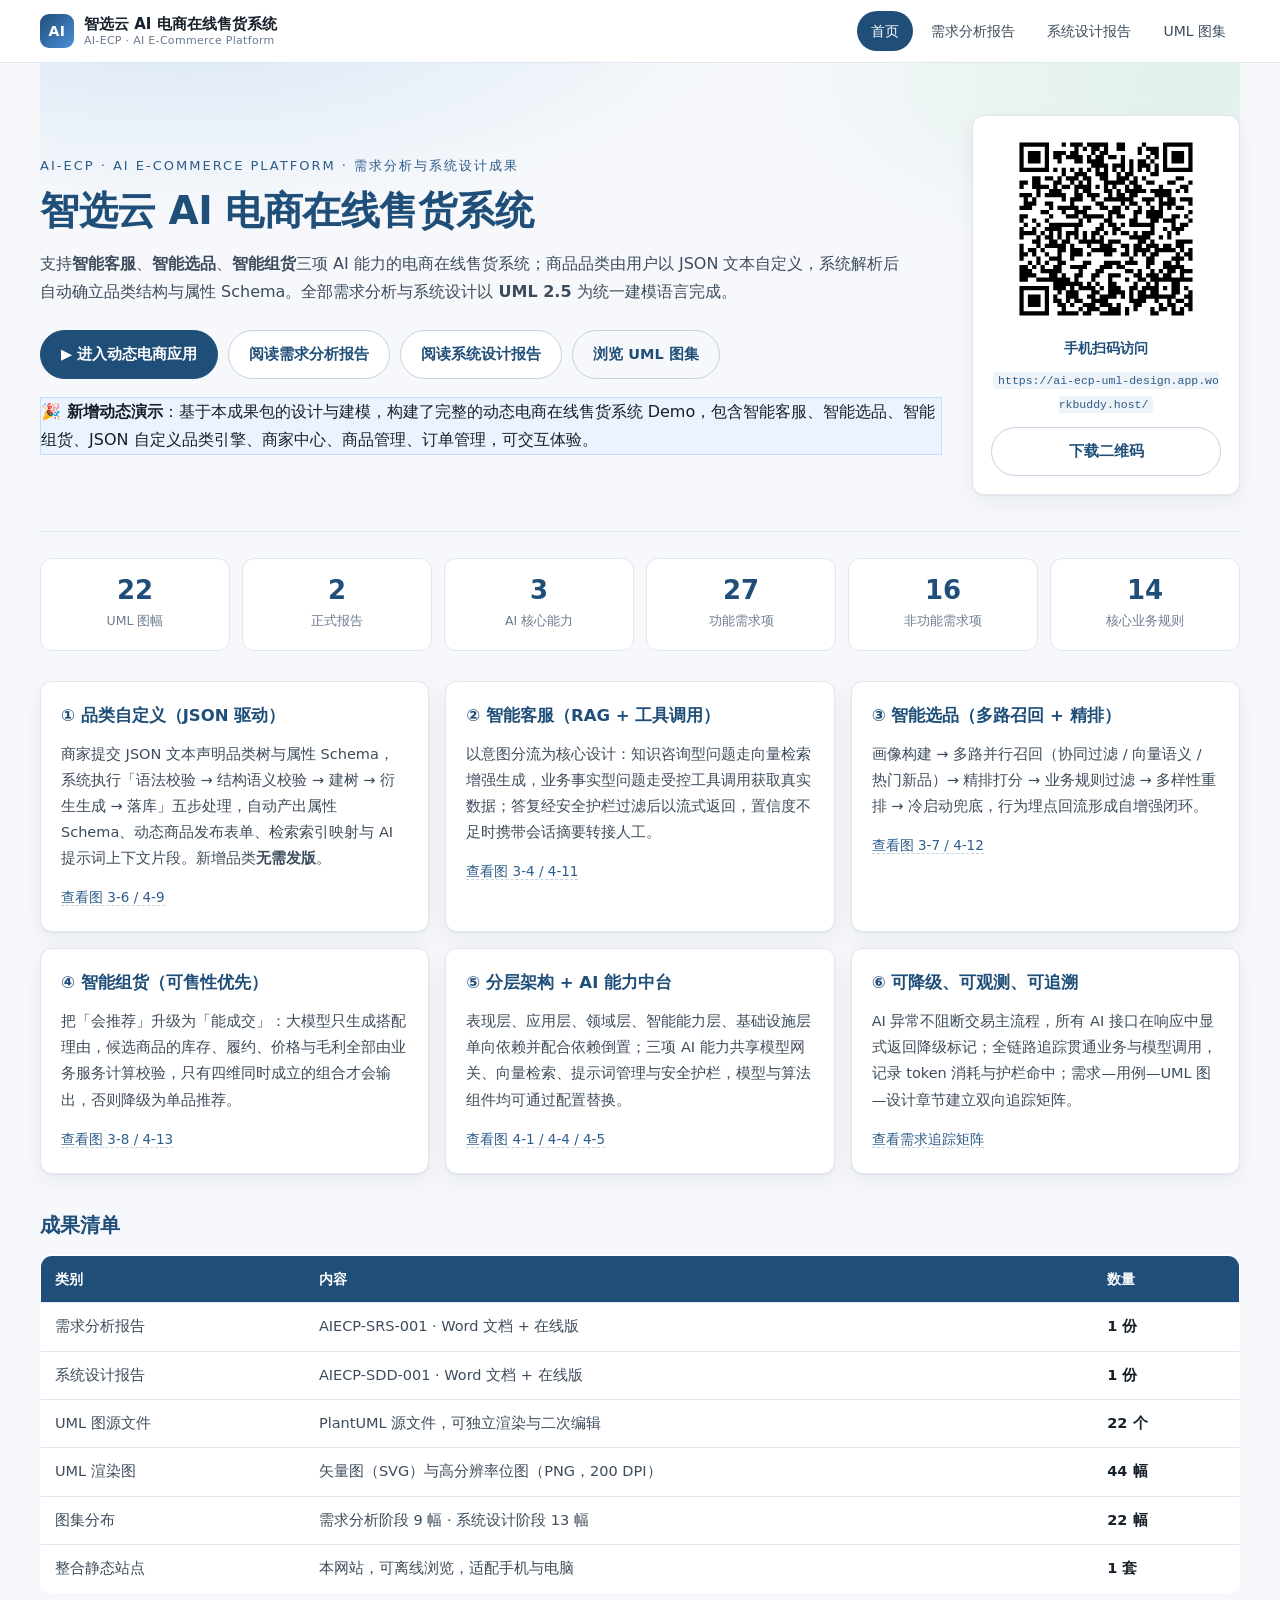
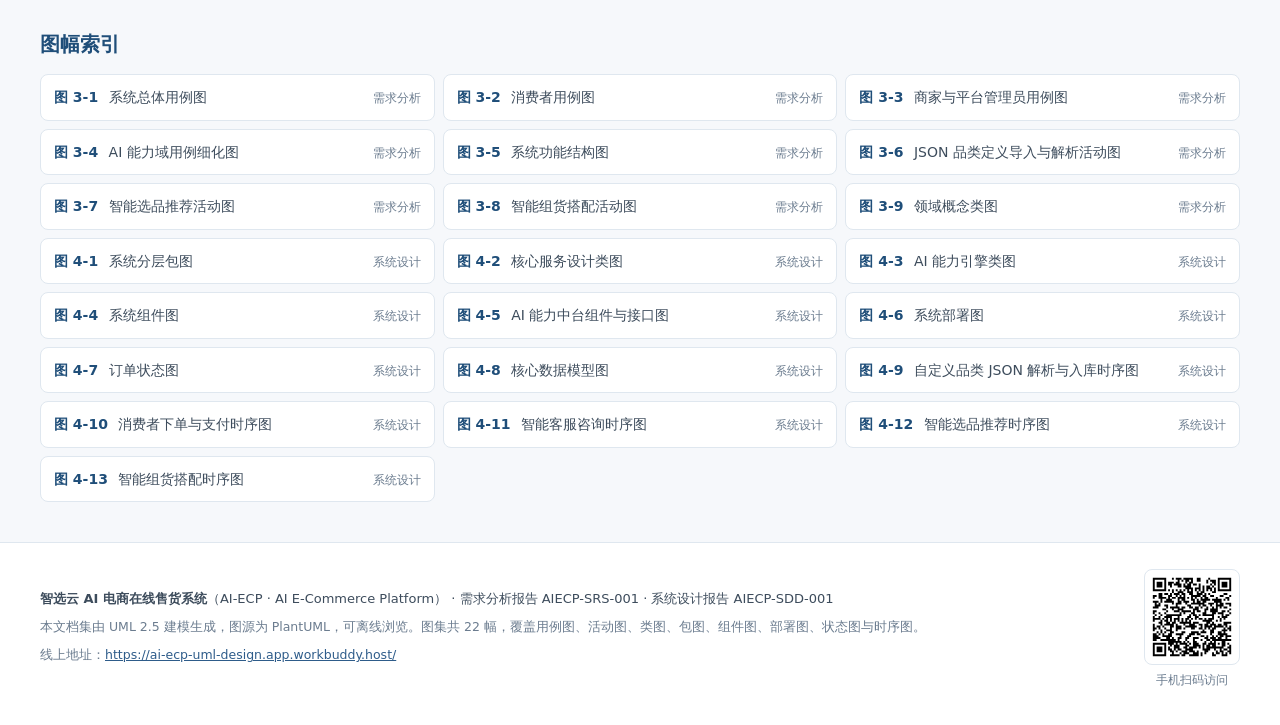
<file: index.html>
<!DOCTYPE html>
<html lang="zh-CN">
<head>
  <meta charset="utf-8" />
  <meta name="viewport" content="width=device-width, initial-scale=1, viewport-fit=cover" />
  <meta name="theme-color" content="#1F4E79" />
  <meta name="description" content="智选云 AI 电商在线售货系统 —— 需求分析与系统设计成果站点，含 22 幅 UML 图与两份正式报告。" />
  <title>首页 · 智选云 AI 电商在线售货系统</title>
  <link rel="stylesheet" href="assets/style.css" />

</head>
<body>

<header class="topbar">
  <div class="wrap topbar-inner">
    <a class="brand" href="index.html">
      <span class="brand-mark">AI</span>
      <span class="brand-text">
        <strong>智选云 AI 电商在线售货系统</strong>
        <em>AI-ECP · AI E-Commerce Platform</em>
      </span>
    </a>
    <input type="checkbox" id="navToggle" class="nav-toggle" hidden />
    <label for="navToggle" class="nav-btn" aria-label="展开导航"><span></span><span></span><span></span></label>
    <nav class="mainnav">
        <a href="index.html" class="active">首页</a>
        <a href="requirements.html">需求分析报告</a>
        <a href="design.html">系统设计报告</a>
        <a href="diagrams.html">UML 图集</a>
    </nav>
  </div>
</header>

<main>
<div class="wrap">
  <section class="hero">
    <div class="hero-grid">
      <div class="hero-main">
        <p class="kicker">AI-ECP · AI E-Commerce Platform · 需求分析与系统设计成果</p>
        <h1>智选云 AI 电商在线售货系统</h1>
        <p class="lede">支持<strong>智能客服</strong>、<strong>智能选品</strong>、<strong>智能组货</strong>三项 AI 能力的电商在线售货系统；商品品类由用户以 JSON 文本自定义，系统解析后自动确立品类结构与属性 Schema。全部需求分析与系统设计以 <strong>UML 2.5</strong> 为统一建模语言完成。</p>
        <div class="hero-cta">
          <a class="btn primary" href="app.html">▶ 进入动态电商应用</a>
          <a class="btn" href="requirements.html">阅读需求分析报告</a>
          <a class="btn" href="design.html">阅读系统设计报告</a>
          <a class="btn ghost" href="diagrams.html">浏览 UML 图集</a>
        </div>
        <div class="alert" style="margin-top:18px;background:#eaf3ff;color:var(--primary);border:1px solid #c2dcff;">
          <b>🎉 新增动态演示</b>：基于本成果包的设计与建模，构建了完整的动态电商在线售货系统 Demo，包含智能客服、智能选品、智能组货、JSON 自定义品类引擎、商家中心、商品管理、订单管理，可交互体验。
        </div>
      </div>
      <aside class="qr-card">
        <img src="assets/qrcode.svg" alt="站点访问二维码" />
        <p class="qr-title">手机扫码访问</p>
        <p class="qr-url"><code>https://ai-ecp-uml-design.app.workbuddy.host/</code></p>
        <a class="btn ghost qr-btn" href="assets/qrcode.png" download="AI-ECP-站点二维码.png">下载二维码</a>
      </aside>
    </div>
  </section>

  <section class="stats">
    <div class="stat"><b>22</b><span>UML 图幅</span></div>
    <div class="stat"><b>2</b><span>正式报告</span></div>
    <div class="stat"><b>3</b><span>AI 核心能力</span></div>
    <div class="stat"><b>27</b><span>功能需求项</span></div>
    <div class="stat"><b>16</b><span>非功能需求项</span></div>
    <div class="stat"><b>14</b><span>核心业务规则</span></div>
  </section>

  <section class="cards">
    <article class="card">
      <h3>① 品类自定义（JSON 驱动）</h3>
      <p>商家提交 JSON 文本声明品类树与属性 Schema，系统执行「语法校验 → 结构语义校验 → 建树 → 衍生生成 → 落库」五步处理，自动产出属性 Schema、动态商品发布表单、检索索引映射与 AI 提示词上下文片段。新增品类<strong>无需发版</strong>。</p>
      <a href="diagrams.html#g-需求分析">查看图 3-6 / 4-9</a>
    </article>
    <article class="card">
      <h3>② 智能客服（RAG + 工具调用）</h3>
      <p>以意图分流为核心设计：知识咨询型问题走向量检索增强生成，业务事实型问题走受控工具调用获取真实数据；答复经安全护栏过滤后以流式返回，置信度不足时携带会话摘要转接人工。</p>
      <a href="diagrams.html#g-系统设计">查看图 3-4 / 4-11</a>
    </article>
    <article class="card">
      <h3>③ 智能选品（多路召回 + 精排）</h3>
      <p>画像构建 → 多路并行召回（协同过滤 / 向量语义 / 热门新品）→ 精排打分 → 业务规则过滤 → 多样性重排 → 冷启动兜底，行为埋点回流形成自增强闭环。</p>
      <a href="diagrams.html#g-需求分析">查看图 3-7 / 4-12</a>
    </article>
    <article class="card">
      <h3>④ 智能组货（可售性优先）</h3>
      <p>把「会推荐」升级为「能成交」：大模型只生成搭配理由，候选商品的库存、履约、价格与毛利全部由业务服务计算校验，只有四维同时成立的组合才会输出，否则降级为单品推荐。</p>
      <a href="diagrams.html#g-需求分析">查看图 3-8 / 4-13</a>
    </article>
    <article class="card">
      <h3>⑤ 分层架构 + AI 能力中台</h3>
      <p>表现层、应用层、领域层、智能能力层、基础设施层单向依赖并配合依赖倒置；三项 AI 能力共享模型网关、向量检索、提示词管理与安全护栏，模型与算法组件均可通过配置替换。</p>
      <a href="diagrams.html#g-系统设计">查看图 4-1 / 4-4 / 4-5</a>
    </article>
    <article class="card">
      <h3>⑥ 可降级、可观测、可追溯</h3>
      <p>AI 异常不阻断交易主流程，所有 AI 接口在响应中显式返回降级标记；全链路追踪贯通业务与模型调用，记录 token 消耗与护栏命中；需求—用例—UML 图—设计章节建立双向追踪矩阵。</p>
      <a href="requirements.html#需求追踪矩阵">查看需求追踪矩阵</a>
    </article>
  </section>

  <section class="deliver">
    <h2>成果清单</h2>
    <table class="dtab">
      <thead><tr><th>类别</th><th>内容</th><th>数量</th></tr></thead>
      <tbody>
        <tr><td>需求分析报告</td><td>AIECP-SRS-001 · Word 文档 + 在线版</td><td>1 份</td></tr>
        <tr><td>系统设计报告</td><td>AIECP-SDD-001 · Word 文档 + 在线版</td><td>1 份</td></tr>
        <tr><td>UML 图源文件</td><td>PlantUML 源文件，可独立渲染与二次编辑</td><td>22 个</td></tr>
        <tr><td>UML 渲染图</td><td>矢量图（SVG）与高分辨率位图（PNG，200 DPI）</td><td>44 幅</td></tr>
        <tr><td>图集分布</td><td>需求分析阶段 9 幅 · 系统设计阶段 13 幅</td><td>22 幅</td></tr>
        <tr><td>整合静态站点</td><td>本网站，可离线浏览，适配手机与电脑</td><td>1 套</td></tr>
      </tbody>
    </table>
  </section>

  <section class="diagram-index">
    <h2>图幅索引</h2>
    <ul class="dindex">
      <li><a href="diagrams.html"><b>图 3-1</b> 系统总体用例图</a><span>需求分析</span></li>      <li><a href="diagrams.html"><b>图 3-2</b> 消费者用例图</a><span>需求分析</span></li>      <li><a href="diagrams.html"><b>图 3-3</b> 商家与平台管理员用例图</a><span>需求分析</span></li>      <li><a href="diagrams.html"><b>图 3-4</b> AI 能力域用例细化图</a><span>需求分析</span></li>      <li><a href="diagrams.html"><b>图 3-5</b> 系统功能结构图</a><span>需求分析</span></li>      <li><a href="diagrams.html"><b>图 3-6</b> JSON 品类定义导入与解析活动图</a><span>需求分析</span></li>      <li><a href="diagrams.html"><b>图 3-7</b> 智能选品推荐活动图</a><span>需求分析</span></li>      <li><a href="diagrams.html"><b>图 3-8</b> 智能组货搭配活动图</a><span>需求分析</span></li>      <li><a href="diagrams.html"><b>图 3-9</b> 领域概念类图</a><span>需求分析</span></li>      <li><a href="diagrams.html"><b>图 4-1</b> 系统分层包图</a><span>系统设计</span></li>      <li><a href="diagrams.html"><b>图 4-2</b> 核心服务设计类图</a><span>系统设计</span></li>      <li><a href="diagrams.html"><b>图 4-3</b> AI 能力引擎类图</a><span>系统设计</span></li>      <li><a href="diagrams.html"><b>图 4-4</b> 系统组件图</a><span>系统设计</span></li>      <li><a href="diagrams.html"><b>图 4-5</b> AI 能力中台组件与接口图</a><span>系统设计</span></li>      <li><a href="diagrams.html"><b>图 4-6</b> 系统部署图</a><span>系统设计</span></li>      <li><a href="diagrams.html"><b>图 4-7</b> 订单状态图</a><span>系统设计</span></li>      <li><a href="diagrams.html"><b>图 4-8</b> 核心数据模型图</a><span>系统设计</span></li>      <li><a href="diagrams.html"><b>图 4-9</b> 自定义品类 JSON 解析与入库时序图</a><span>系统设计</span></li>      <li><a href="diagrams.html"><b>图 4-10</b> 消费者下单与支付时序图</a><span>系统设计</span></li>      <li><a href="diagrams.html"><b>图 4-11</b> 智能客服咨询时序图</a><span>系统设计</span></li>      <li><a href="diagrams.html"><b>图 4-12</b> 智能选品推荐时序图</a><span>系统设计</span></li>      <li><a href="diagrams.html"><b>图 4-13</b> 智能组货搭配时序图</a><span>系统设计</span></li>
    </ul>
  </section>
</div>
</main>

<footer class="site-footer">
  <div class="wrap footer-grid">
    <div class="footer-text">
      <p><strong>智选云 AI 电商在线售货系统</strong>（AI-ECP · AI E-Commerce Platform） · 需求分析报告 AIECP-SRS-001 · 系统设计报告 AIECP-SDD-001</p>
      <p class="muted">本文档集由 UML 2.5 建模生成，图源为 PlantUML，可离线浏览。图集共 22 幅，覆盖用例图、活动图、类图、包图、组件图、部署图、状态图与时序图。</p>
      <p class="muted">线上地址：<a href="https://ai-ecp-uml-design.app.workbuddy.host/">https://ai-ecp-uml-design.app.workbuddy.host/</a></p>
    </div>
    <div class="qr-mini">
      <img src="assets/qrcode.svg" alt="站点访问二维码" width="104" height="104" />
      <span>手机扫码访问</span>
    </div>
  </div>
</footer>

<script src="assets/app.js"></script>

</body>
</html>
</file>
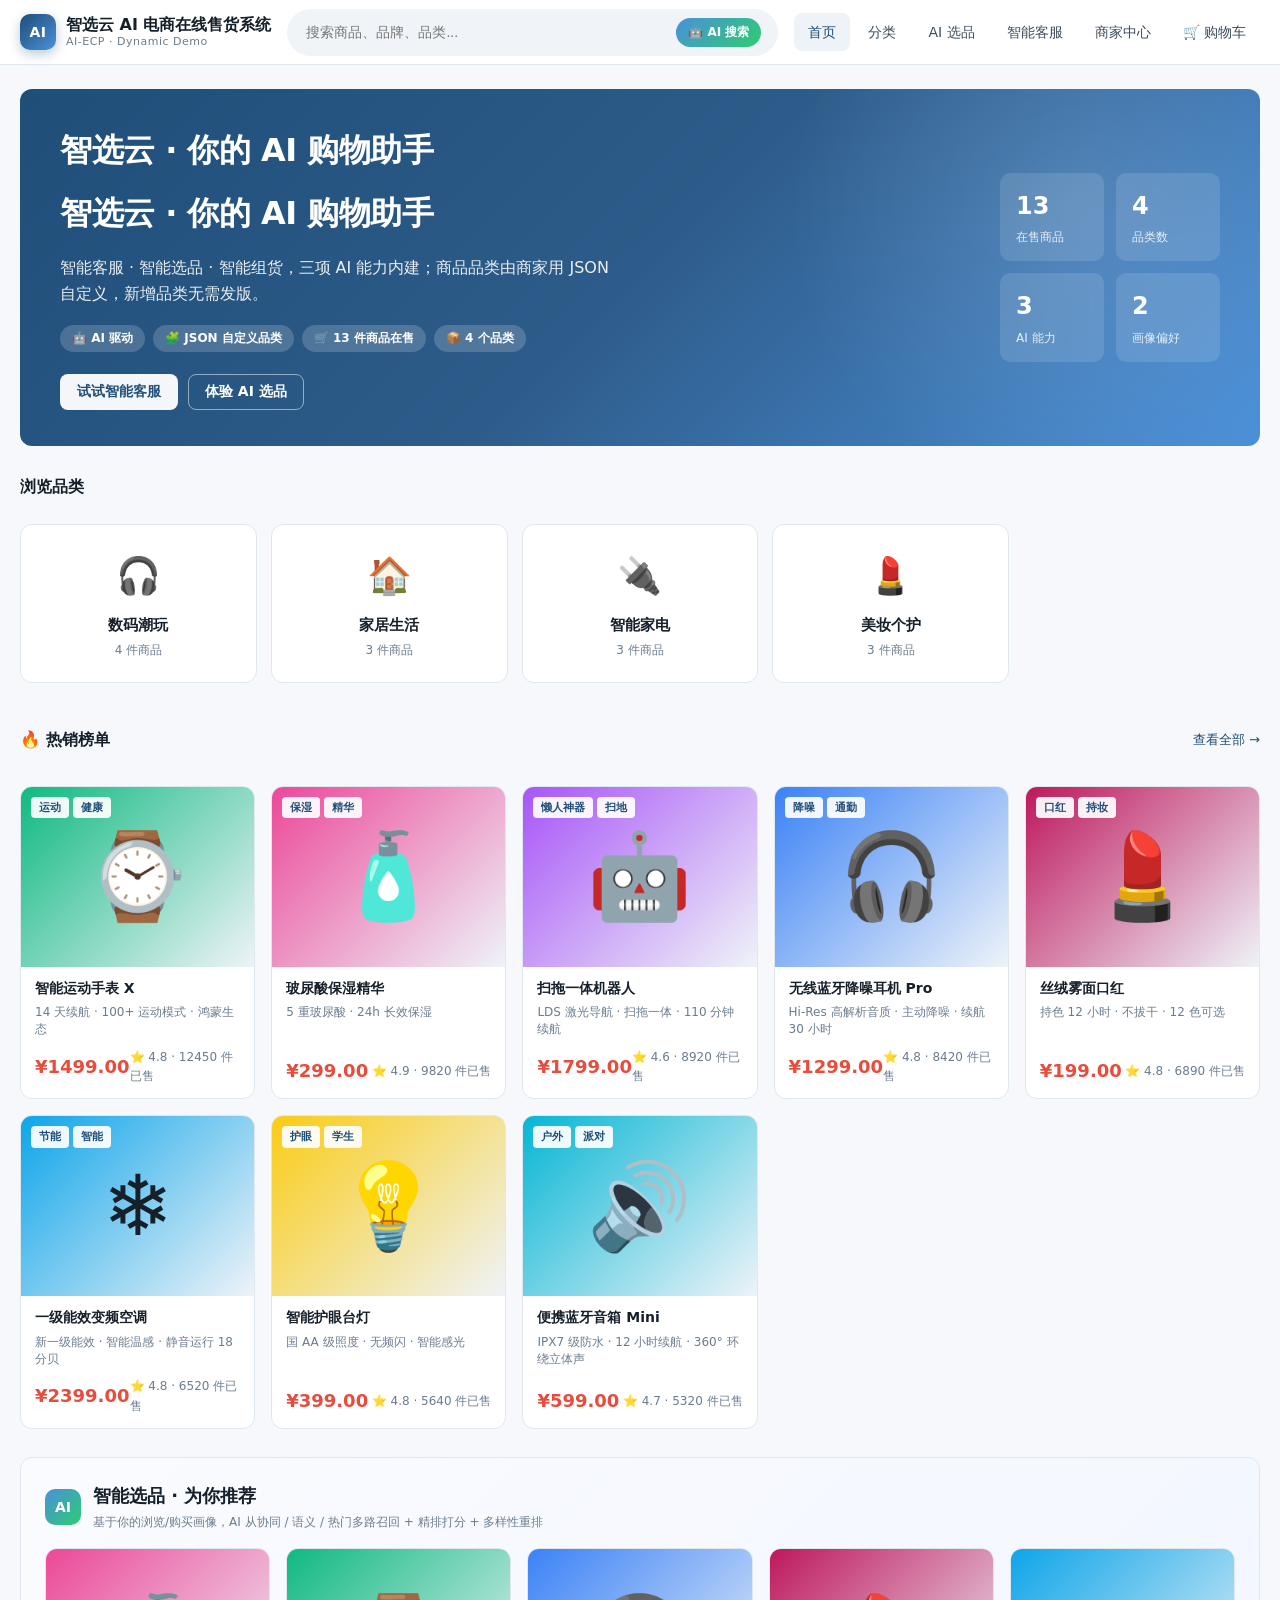
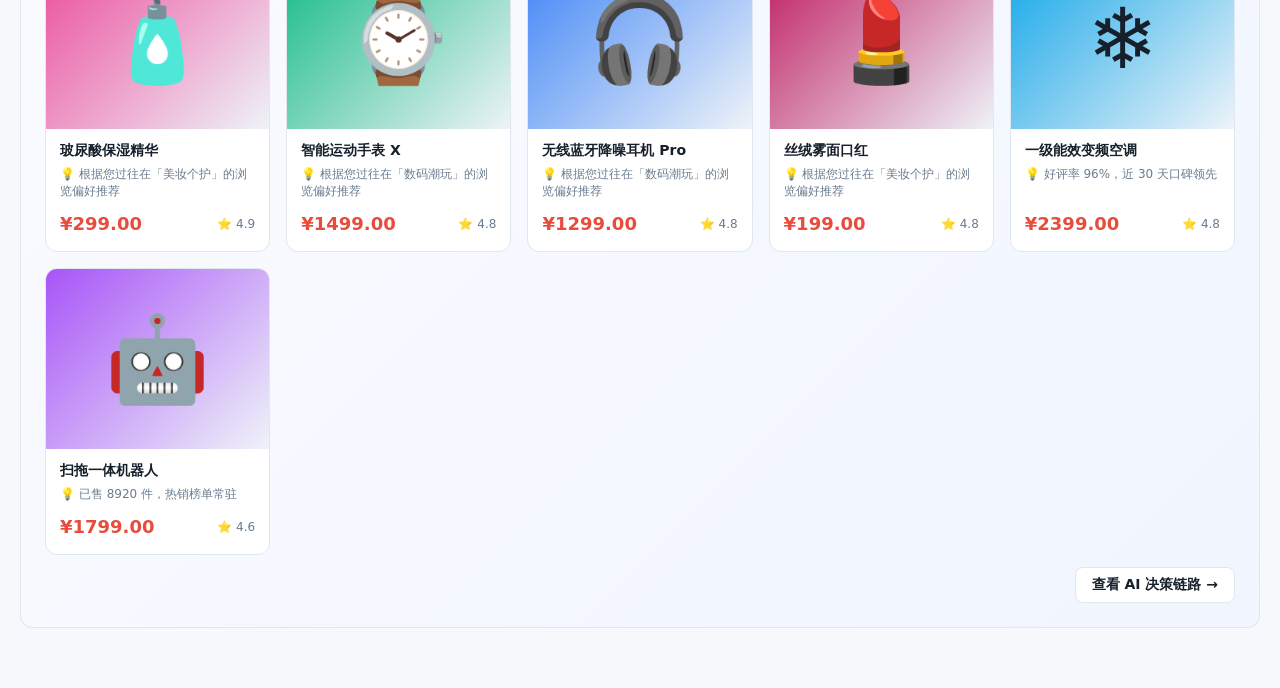
<file: app.html>
<!DOCTYPE html>
<html lang="zh-CN">
<head>
  <meta charset="utf-8" />
  <meta name="viewport" content="width=device-width, initial-scale=1, viewport-fit=cover" />
  <meta name="theme-color" content="#1F4E79" />
  <title>智选云 · AI 电商在线售货系统（动态 Demo）</title>
  <link rel="stylesheet" href="assets/css/app.css" />
</head>
<body>

<header class="app-topbar">
  <div class="app-topbar-inner">
    <a class="app-brand" href="#home" data-view="home">
      <div class="app-brand-mark">AI</div>
      <div class="app-brand-text">
        <strong>智选云 AI 电商在线售货系统</strong>
        <em>AI-ECP · Dynamic Demo</em>
      </div>
    </a>
    <div class="app-search">
      <input id="global-search" placeholder="搜索商品、品牌、品类..." />
      <button class="ai-btn" id="btn-search-ai">🤖 AI 搜索</button>
    </div>
    <nav class="app-topnav">
      <a href="#home" data-view="home">首页</a>
      <a href="#category" data-view="category">分类</a>
      <a href="#recommend" data-view="recommend">AI 选品</a>
      <a href="#cs" data-view="cs">智能客服</a>
      <a href="#merchant" data-view="merchant">商家中心</a>
      <a href="#cart" data-view="cart">🛒 购物车 <span class="badge" id="cart-badge" style="display:none;">0</span></a>
    </nav>
  </div>
</header>

<main class="app-main">

  <!-- ====================== 首页 ====================== -->
  <section class="app-view" id="view-home">
    <div class="hero-banner">
      <div>
        <h1 id="home-hero-title">智选云 · 你的 AI 购物助手</h1>
        <div id="home-hero"></div>
      </div>
      <div class="hero-stats" id="home-hero-stats"></div>
    </div>

    <h3 style="margin:28px 0 0;">浏览品类</h3>
    <div class="cat-grid" id="home-cats"></div>

    <div style="display:flex;justify-content:space-between;align-items:center;margin-top:28px;">
      <h3>🔥 热销榜单</h3>
      <a href="#category" data-view="category" class="muted" style="font-size:13px;">查看全部 →</a>
    </div>
    <div class="prod-grid" id="home-hot"></div>

    <section class="ai-section">
      <div class="head">
        <div class="badge-ai">AI</div>
        <div>
          <h2>智能选品 · 为你推荐</h2>
          <p>基于你的浏览/购买画像，AI 从协同 / 语义 / 热门多路召回 + 精排打分 + 多样性重排</p>
        </div>
      </div>
      <div id="home-ai-rec"></div>
    </section>
  </section>

  <!-- ====================== 分类页 ====================== -->
  <section class="app-view" id="view-category">
    <div style="display:flex;align-items:flex-end;justify-content:space-between;">
      <h2 id="cat-title" style="margin:0;">分类</h2>
      <div class="muted" id="cat-count"></div>
    </div>
    <div class="card" style="margin-top:14px;">
      <h3 class="card-title">筛选 <small>由品类 JSON Schema 自动生成</small></h3>
      <div id="cat-filters"></div>
    </div>
    <div class="prod-grid" id="cat-grid" style="margin-top:14px;"></div>
  </section>

  <!-- ====================== 商品详情 ====================== -->
  <section class="app-view" id="view-product">
    <div id="pd-crumb" style="font-size:13px;color:var(--ink-3);margin-bottom:14px;"></div>
    <div class="pd-layout">
      <div class="pd-cover" id="pd-cover"></div>
      <div class="pd-info card">
        <h1 id="pd-title"></h1>
        <div class="meta" id="pd-meta"></div>
        <p class="desc" id="pd-desc"></p>
        <div id="pd-attrs"></div>
        <div class="price-row" id="pd-price"></div>
        <div class="sku-row" id="pd-skus"></div>
        <div class="qty-row">
          <span>数量</span>
          <div class="stepper">
            <button id="pd-qty-dec">-</button>
            <input id="pd-qty" value="1" />
            <button id="pd-qty-inc">+</button>
          </div>
          <span class="muted" style="font-size:12px;">库存充足</span>
        </div>
        <div class="actions">
          <button class="btn primary lg" id="pd-add-cart">加入购物车</button>
          <button class="btn accent lg" id="pd-buy-now">立即购买</button>
        </div>
        <div class="ai-hint">
          💡 <b>AI 提示</b>：你也可以试试下方的「智能组货」，让 AI 为你搭配最合适的组合（库存 / 履约 / 价格 / 毛利四维校验）。
        </div>
      </div>
    </div>

    <!-- 智能组货 -->
    <div id="pd-bundle"></div>

    <!-- 详情 Tabs -->
    <div class="pd-tabs">
      <div class="tabs-nav" id="pd-tab-nav">
        <div class="tab active" data-tab="detail">商品详情</div>
        <div class="tab" data-tab="spec">规格参数</div>
        <div class="tab" data-tab="service">售后服务</div>
      </div>
      <div id="pd-tab-pane">
        <div class="tab-pane active" id="pd-tab-pane-detail"></div>
        <div class="tab-pane" id="pd-tab-pane-spec">
          <p>规格参数由所属品类的属性 Schema 自动生成。<br/>商家通过 JSON 自定义品类后，本商品的发布表单、筛选维度、AI 提示词上下文均自动适配，无需发版。</p>
        </div>
        <div class="tab-pane" id="pd-tab-pane-service">
          <p>· 7 天无理由退换<br/>· 全国大部分地区满 99 元包邮<br/>· 电子发票 1-3 个工作日开具<br/>· 订单支持在线申请退款</p>
        </div>
      </div>
    </div>
  </section>

  <!-- ====================== 智能选品 ====================== -->
  <section class="app-view" id="view-recommend">
    <section class="ai-section">
      <div class="head">
        <div class="badge-ai">AI</div>
        <div>
          <h2>智能选品 · 个性化推荐</h2>
          <p>画像 → 多路召回（协同 / 语义 / 热门）→ 精排打分 → 业务规则过滤 → 多样性重排 → 冷启动兜底</p>
        </div>
      </div>
      <div class="trigger-row" id="ai-chips"></div>
      <div id="ai-rec-list"></div>
      <div style="margin-top:18px;display:grid;grid-template-columns:1fr 1fr;gap:14px;">
        <div class="card">
          <h4 class="card-title">🎯 决策过程（可观测）</h4>
          <div id="ai-rec-log"></div>
        </div>
        <div class="card">
          <h4 class="card-title">👤 你的画像</h4>
          <div id="ai-profile"></div>
        </div>
      </div>
    </section>
  </section>

  <!-- ====================== 智能客服 ====================== -->
  <section class="app-view" id="view-cs">
    <h2 style="margin-top:0;">智能客服 · 意图分流 + RAG + 工具调用</h2>
    <div class="cs-layout">
      <aside class="cs-side">
        <h4>📚 常见问题</h4>
        <div id="cs-faqs"></div>
      </aside>
      <div class="cs-stage">
        <div class="cs-head">
          <div class="ai-avatar">AI</div>
          <div class="meta">
            <strong>智选云 AI 客服 · 小云</strong>
            <small><span class="status-dot"></span>在线 · 平均响应 0.3s</small>
          </div>
          <span class="status-pill ok">RAG + Tools</span>
        </div>
        <div class="cs-stream" id="cs-stream"></div>
        <div class="cs-process" id="cs-process-log"></div>
        <div class="cs-input">
          <textarea id="cs-input" placeholder="输入您的问题，Enter 发送，Shift+Enter 换行"></textarea>
          <button class="btn primary" id="cs-send">发送</button>
        </div>
      </div>
      <aside class="cs-side">
        <h4>📊 AI 调用日志</h4>
        <div id="cs-trace"></div>
      </aside>
    </div>
  </section>

  <!-- ====================== 购物车 ====================== -->
  <section class="app-view" id="view-cart">
    <h2 style="margin-top:0;">🛒 我的购物车</h2>
    <div id="cart-list"></div>
    <div id="cart-summary"></div>
  </section>

  <!-- ====================== 结算 ====================== -->
  <section class="app-view" id="view-checkout">
    <h2 style="margin-top:0;">📝 订单结算</h2>
    <div class="card">
      <h3 class="card-title">收货信息</h3>
      <div style="display:grid;grid-template-columns:1fr 1fr;gap:10px;">
        <input placeholder="收货人" style="padding:10px;border:1px solid var(--line);border-radius:8px;" />
        <input placeholder="手机号" style="padding:10px;border:1px solid var(--line);border-radius:8px;" />
        <input placeholder="省 / 市 / 区" style="grid-column:span 2;padding:10px;border:1px solid var(--line);border-radius:8px;" />
        <input placeholder="详细地址" style="grid-column:span 2;padding:10px;border:1px solid var(--line);border-radius:8px;" />
      </div>
    </div>
    <div class="card" style="margin-top:14px;">
      <h3 class="card-title">商品清单</h3>
      <div id="checkout-items"></div>
      <div style="text-align:right;margin-top:14px;font-size:14px;color:var(--ink-2);">
        应付金额：<span id="checkout-total"></span>
      </div>
    </div>
    <div class="card" style="margin-top:14px;">
      <h3 class="card-title">支付方式</h3>
      <div style="display:flex;gap:10px;">
        <label style="flex:1;display:flex;align-items:center;gap:8px;padding:12px;border:1px solid var(--primary);border-radius:8px;cursor:pointer;background:var(--primary-soft);">
          <input type="radio" name="pay" checked /> 💚 微信支付
        </label>
        <label style="flex:1;display:flex;align-items:center;gap:8px;padding:12px;border:1px solid var(--line);border-radius:8px;cursor:pointer;">
          <input type="radio" name="pay" /> 💙 支付宝
        </label>
        <label style="flex:1;display:flex;align-items:center;gap:8px;padding:12px;border:1px solid var(--line);border-radius:8px;cursor:pointer;">
          <input type="radio" name="pay" /> 💳 银联云闪付
        </label>
      </div>
    </div>
    <div style="margin-top:18px;text-align:right;">
      <button class="btn primary lg" id="btn-pay">确认支付</button>
    </div>
  </section>

  <!-- ====================== 我的订单 ====================== -->
  <section class="app-view" id="view-orders">
    <h2 style="margin-top:0;">📦 我的订单</h2>
    <div id="orders-list"></div>
  </section>

  <!-- ====================== 商家中心 ====================== -->
  <section class="app-view" id="view-merchant">
    <h2 style="margin-top:0;">🏪 商家中心</h2>
    <div class="merchant-layout">
      <aside class="merchant-side">
        <div class="ms-item active" data-view="overview">📊 经营概览</div>
        <div class="ms-item" data-view="products">📦 商品管理</div>
        <h4>能力中心</h4>
        <div class="ms-item" data-view="category-builder">🧩 JSON 自定义品类</div>
        <div class="ms-item" data-view="orders">🧾 订单管理</div>
      </aside>
      <div>
        <div class="merchant-pane active" id="mp-overview"></div>
        <div class="merchant-pane" id="mp-products"></div>
        <div class="merchant-pane" id="mp-orders"></div>
        <div class="merchant-pane" id="mp-category-builder"></div>
      </div>
    </div>
  </section>

</main>

<div id="modal-host"></div>

<!-- =============== 商家中心：JSON 品类自定义面板 =============== -->
<template id="tpl-category-builder">
  <div class="card">
    <h3 class="card-title">🧩 JSON 自定义品类 <small>五步处理链路 · 自动化衍生能力</small></h3>
    <div class="alert info">
      <b>使用说明</b>：左侧为 JSON 编辑器，支持直接编辑或选择下方模板，点击「执行导入」后系统将按设计报告 3.6 节定义的「<b>语法校验 → 结构语义校验 → 品类树构建 → 衍生能力生成 → 落库发布</b>」五步链路处理。处理完成后，右侧会同步显示「动态发布表单 / 检索索引映射 / AI 提示词上下文」三类衍生产物。<b>整个过程无需代码改动与系统发版</b>。
    </div>
    <div class="ce-layout">
      <div class="ce-editor">
        <textarea id="ce-editor" placeholder='在此粘贴或编辑品类 JSON ...'></textarea>
        <div class="ce-actions">
          <button class="btn sm" id="ce-tpl-digital">📋 模板：可穿戴设备</button>
          <button class="btn sm" id="ce-tpl-food">📋 模板：休闲零食</button>
          <button class="btn sm" id="ce-clear">清空</button>
          <button class="btn primary" id="ce-execute">▶ 执行五步处理</button>
        </div>
        <h4 style="margin-top:18px;">处理过程</h4>
        <div class="ce-process" id="ce-process"></div>
      </div>
      <div>
        <div class="ce-tabs" id="ce-tab-nav">
          <div class="t active" data-tab="form">动态表单</div>
          <div class="t" data-tab="index">索引映射</div>
          <div class="t" data-tab="prompt">AI 提示词</div>
        </div>
        <div id="ce-tab-pane">
          <div class="ce-tab-pane active" id="ce-pane-form">
            <div class="alert info">下方为该品类对应的「商品发布表单 Schema」，由 JSON 自动生成。新增商品时直接复用此结构。</div>
            <div class="form-preview" id="ce-form-preview"></div>
          </div>
          <div class="ce-tab-pane" id="ce-pane-index">
            <div class="alert info">下方为该品类的「检索 / 筛选 / 排序」索引映射，由 JSON 自动生成。</div>
            <div class="index-preview" id="ce-index-preview">{}</div>
          </div>
          <div class="ce-tab-pane" id="ce-pane-prompt">
            <div class="alert info">下方为系统注入到 AI 提示词中的品类上下文片段，AI 选品 / 组货 / 客服将自动引用。</div>
            <div class="prompt-preview" id="ce-prompt-preview"></div>
          </div>
        </div>
      </div>
    </div>
  </div>
</template>

<!-- =============== 我的订单模板（动态填充）=============== -->
<template id="tpl-orders-list"></template>

<!-- 加载脚本 -->
<script src="assets/js/data.js"></script>
<script src="assets/js/category-engine.js"></script>
<script src="assets/js/ai-engine.js"></script>
<script src="assets/js/app.js"></script>
<script>
  /* 把商家中心的 JSON 品类构建器面板填充进去 */
  document.addEventListener('DOMContentLoaded', function () {
    var tpl = document.getElementById('tpl-category-builder');
    var host = document.getElementById('mp-category-builder');
    if (tpl && host) host.appendChild(tpl.content.cloneNode(true));
  });
</script>

</body>
</html>
</file>
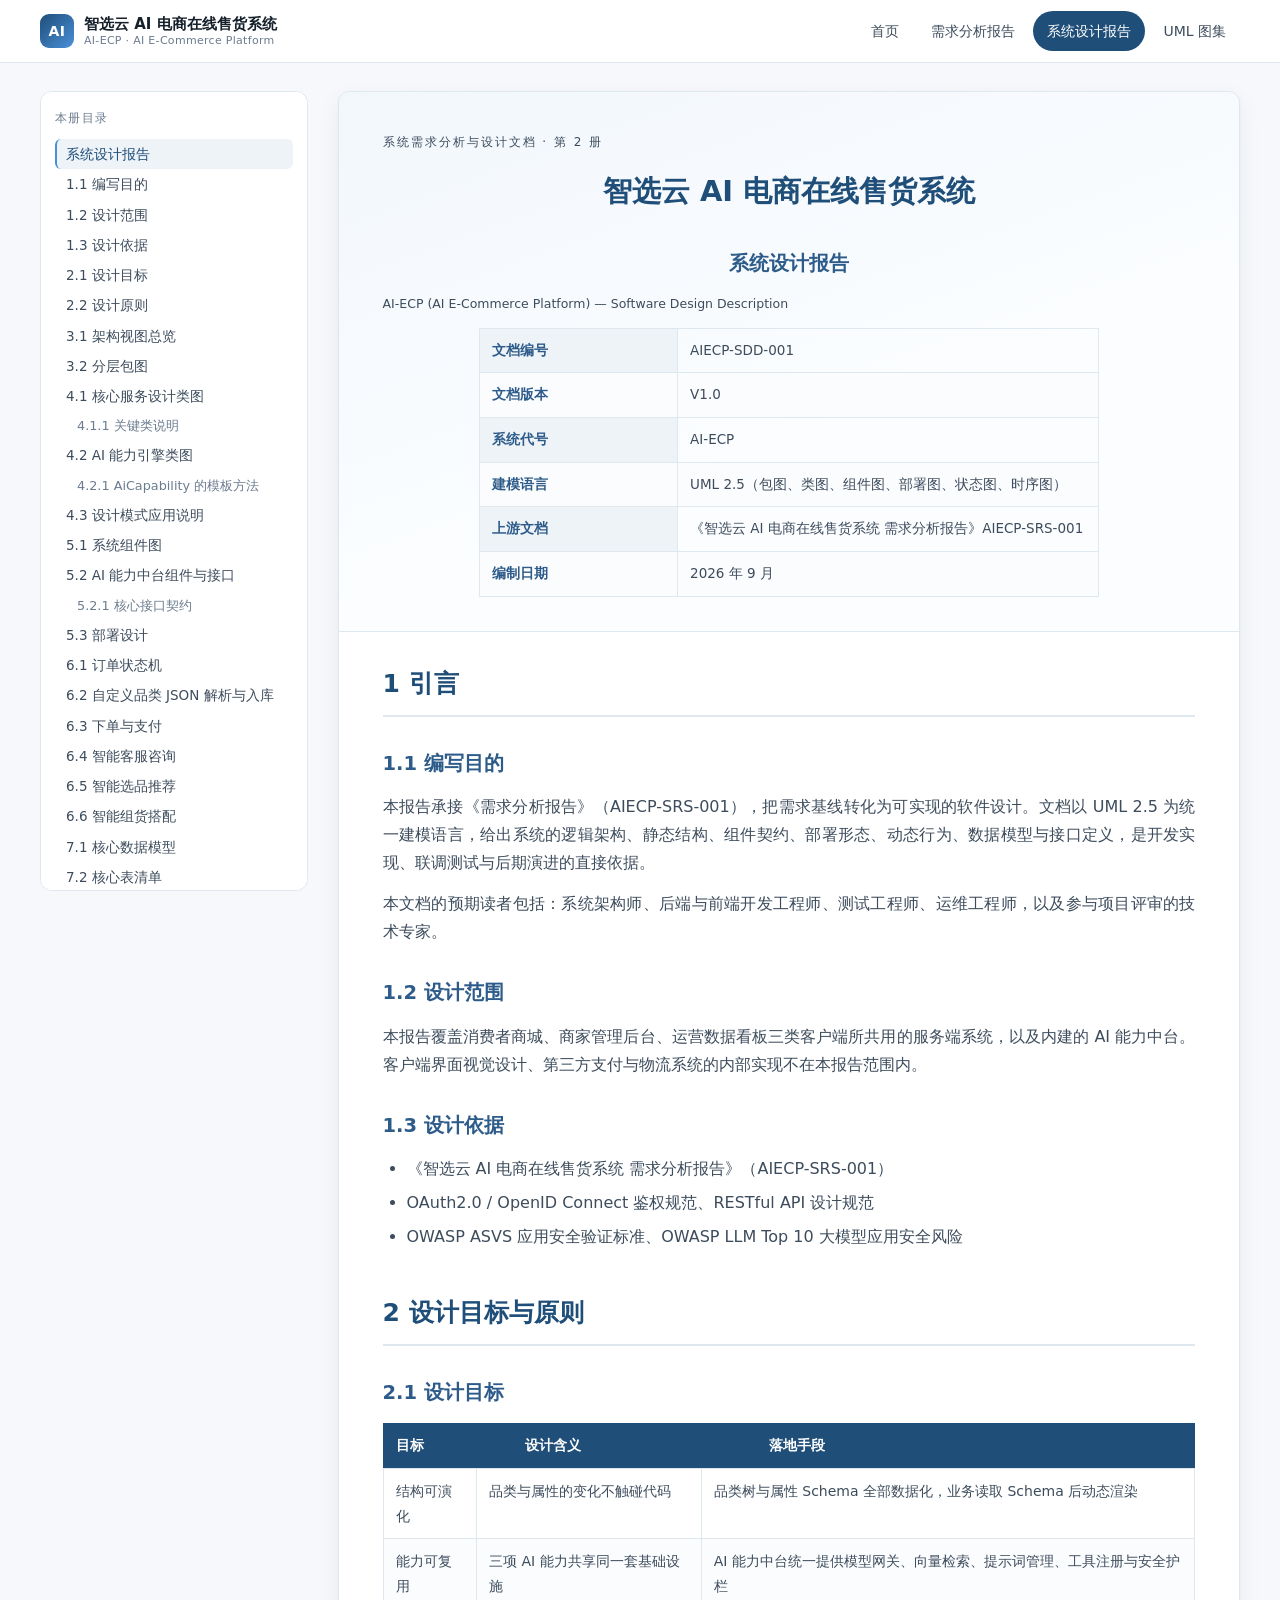
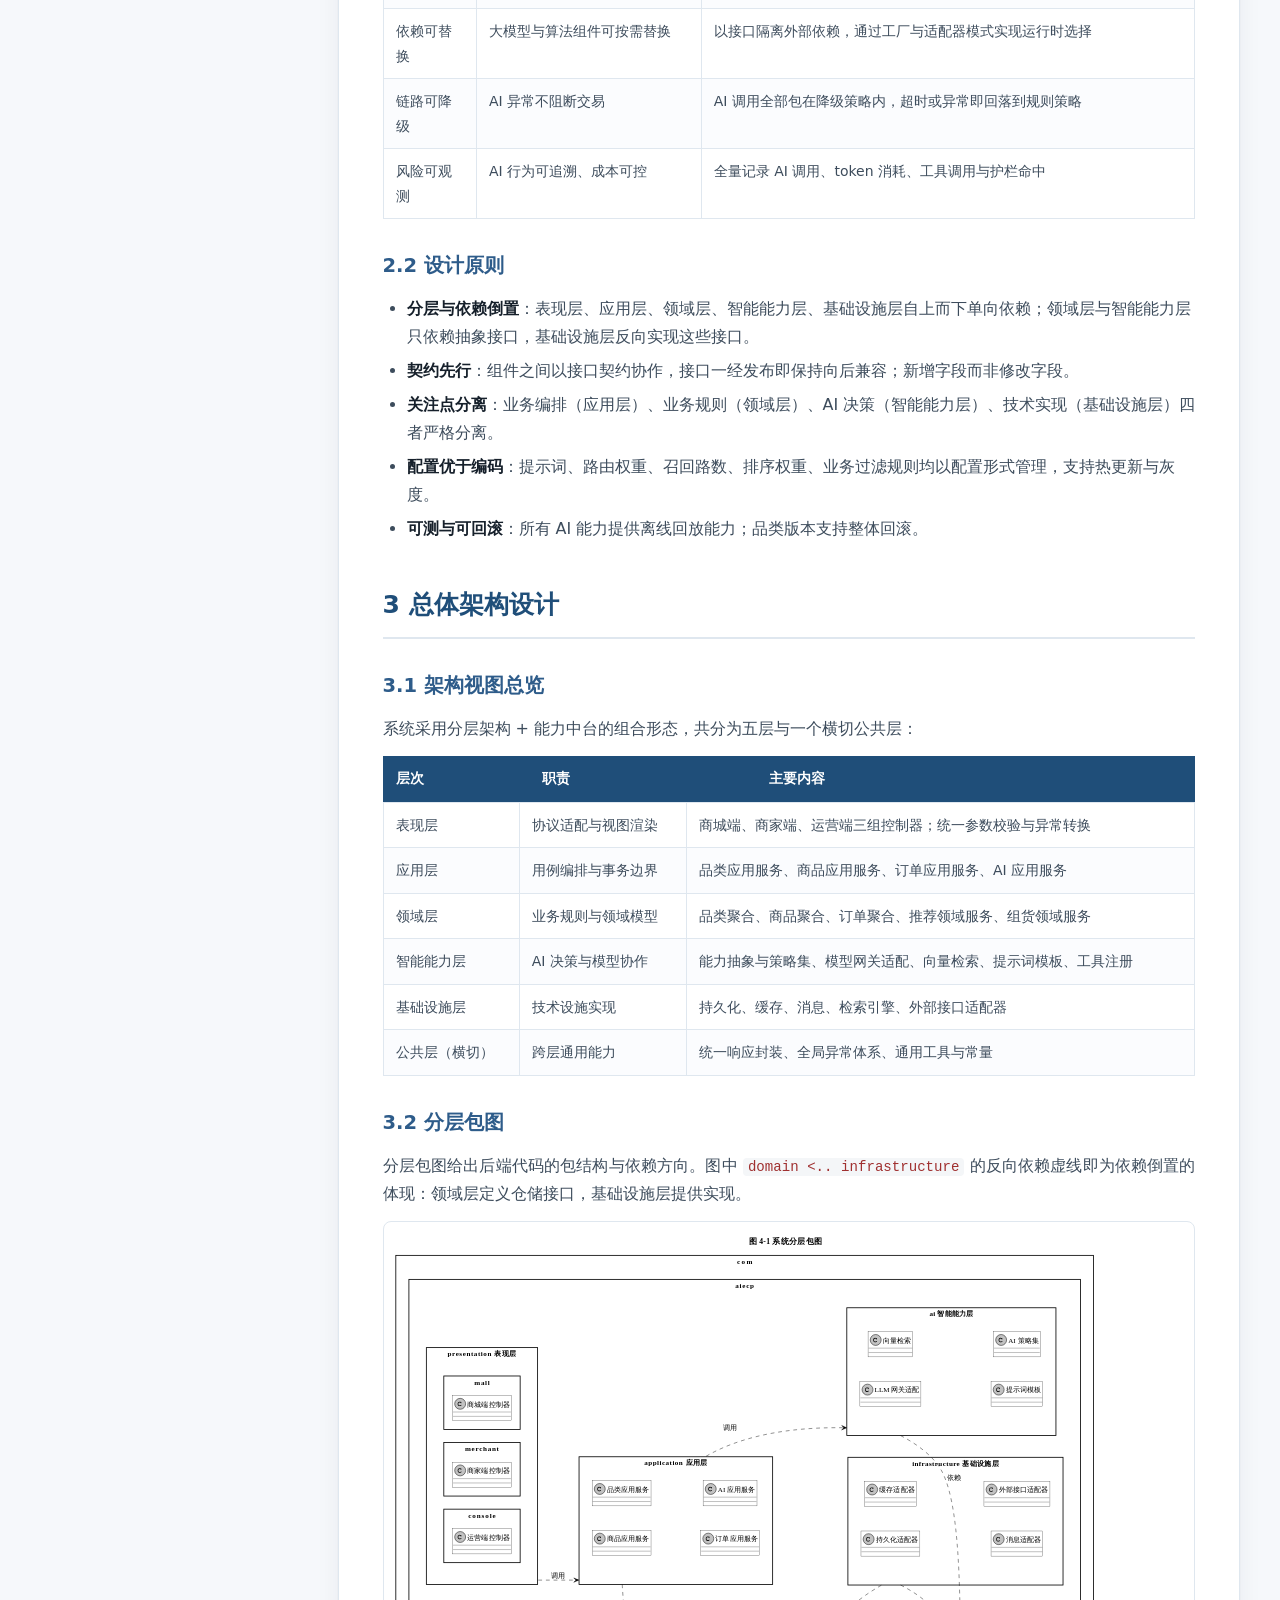
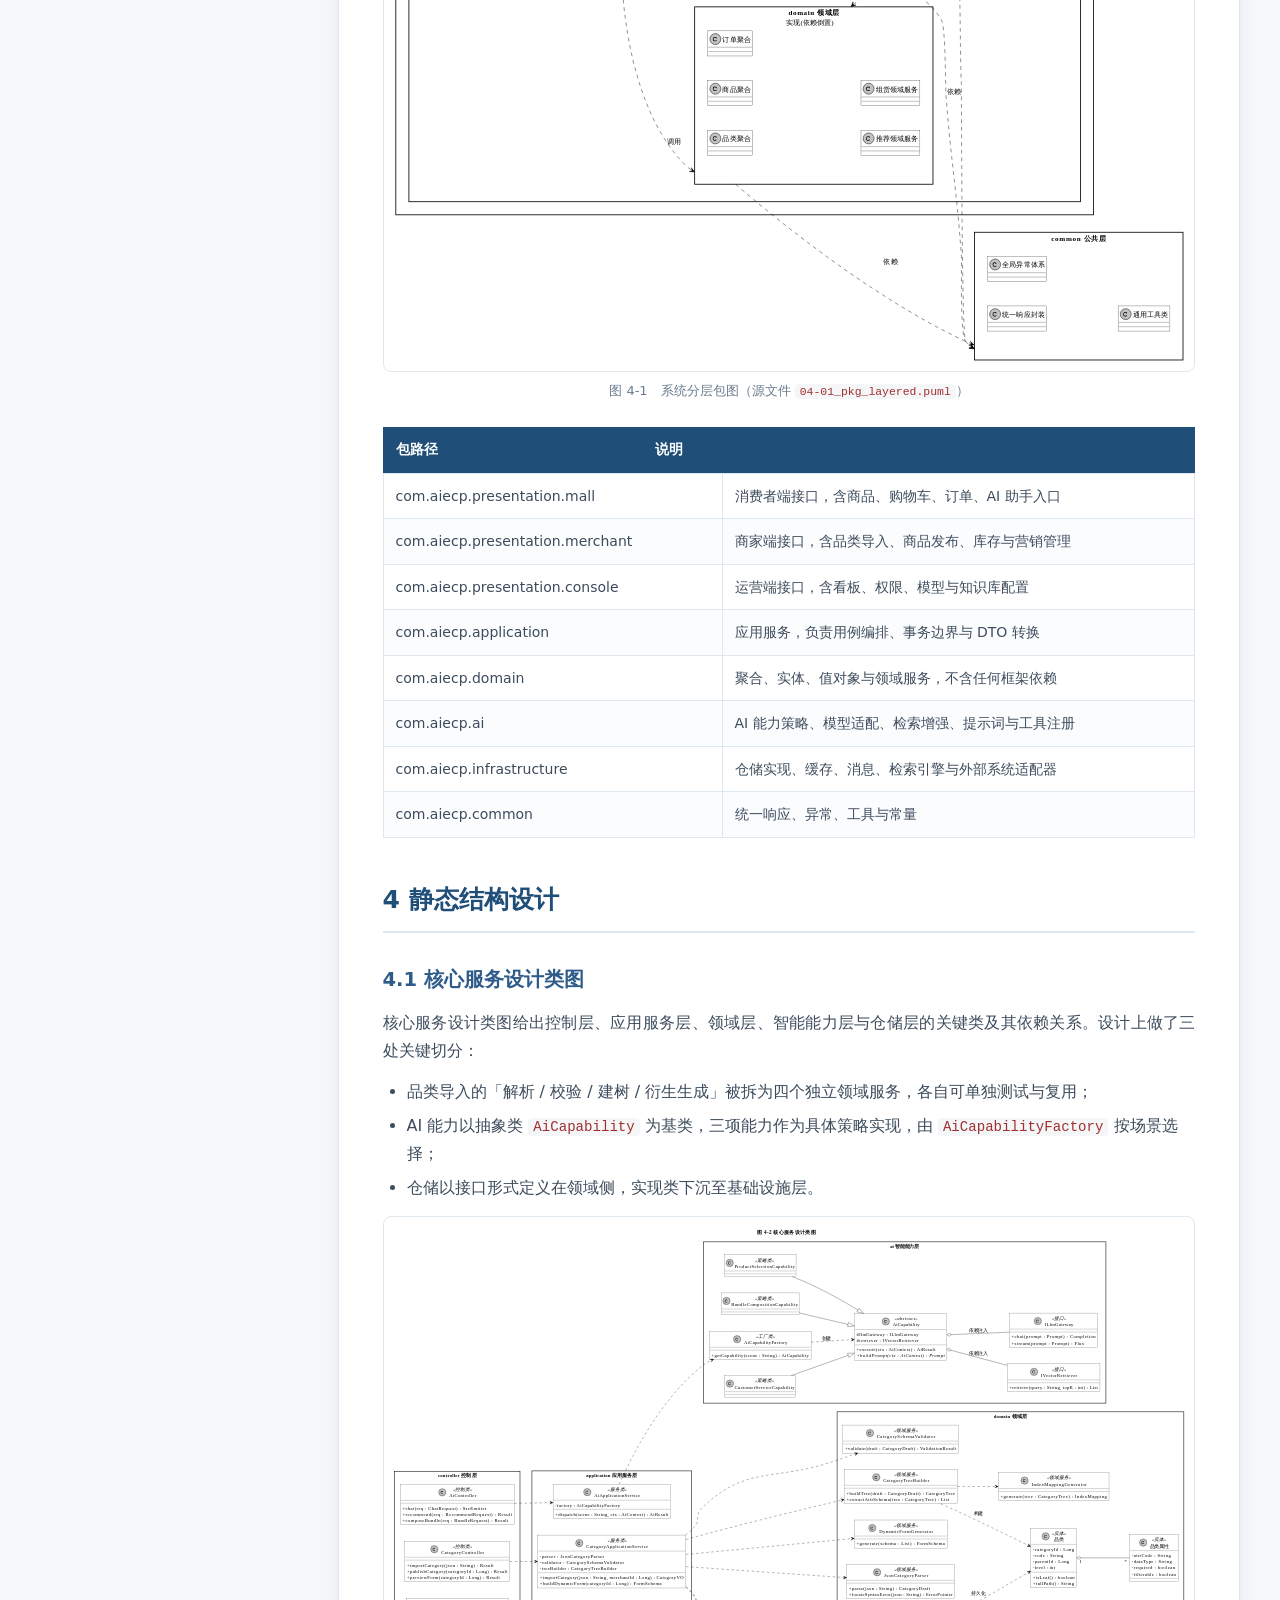
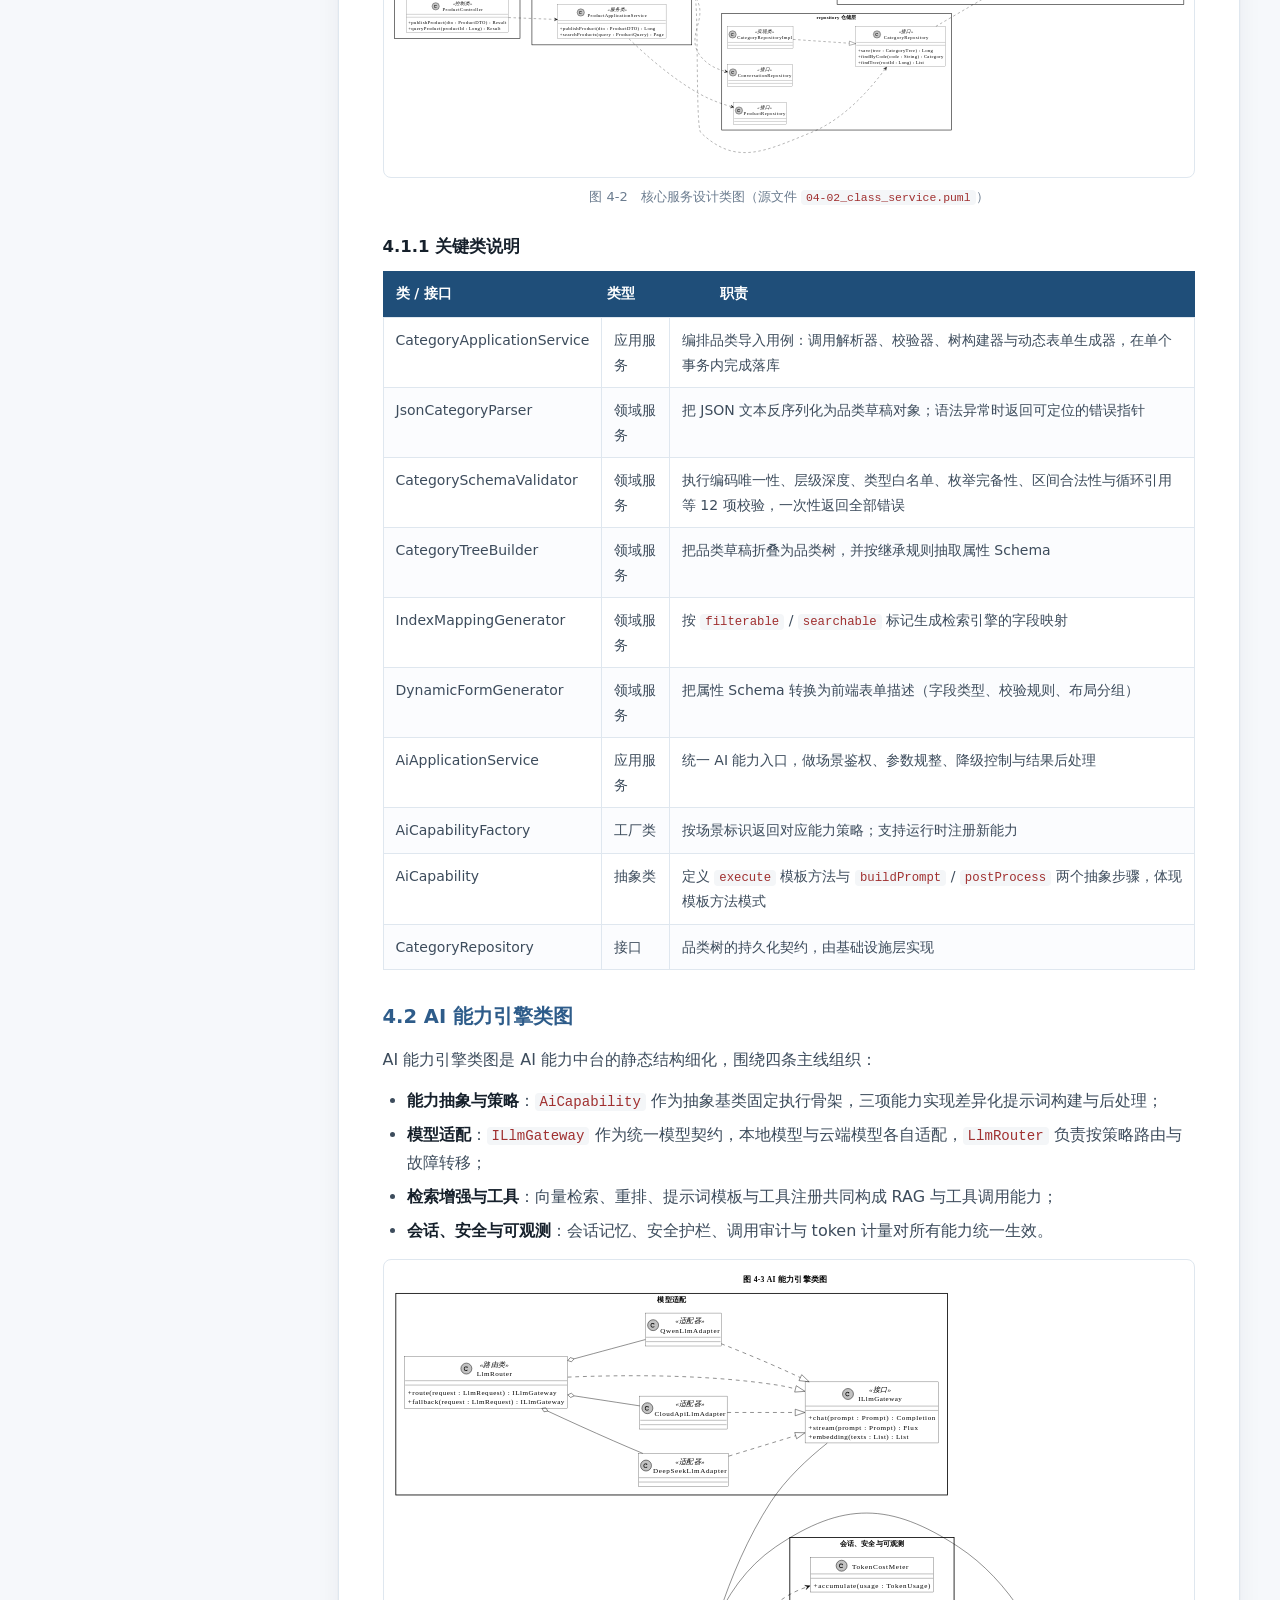
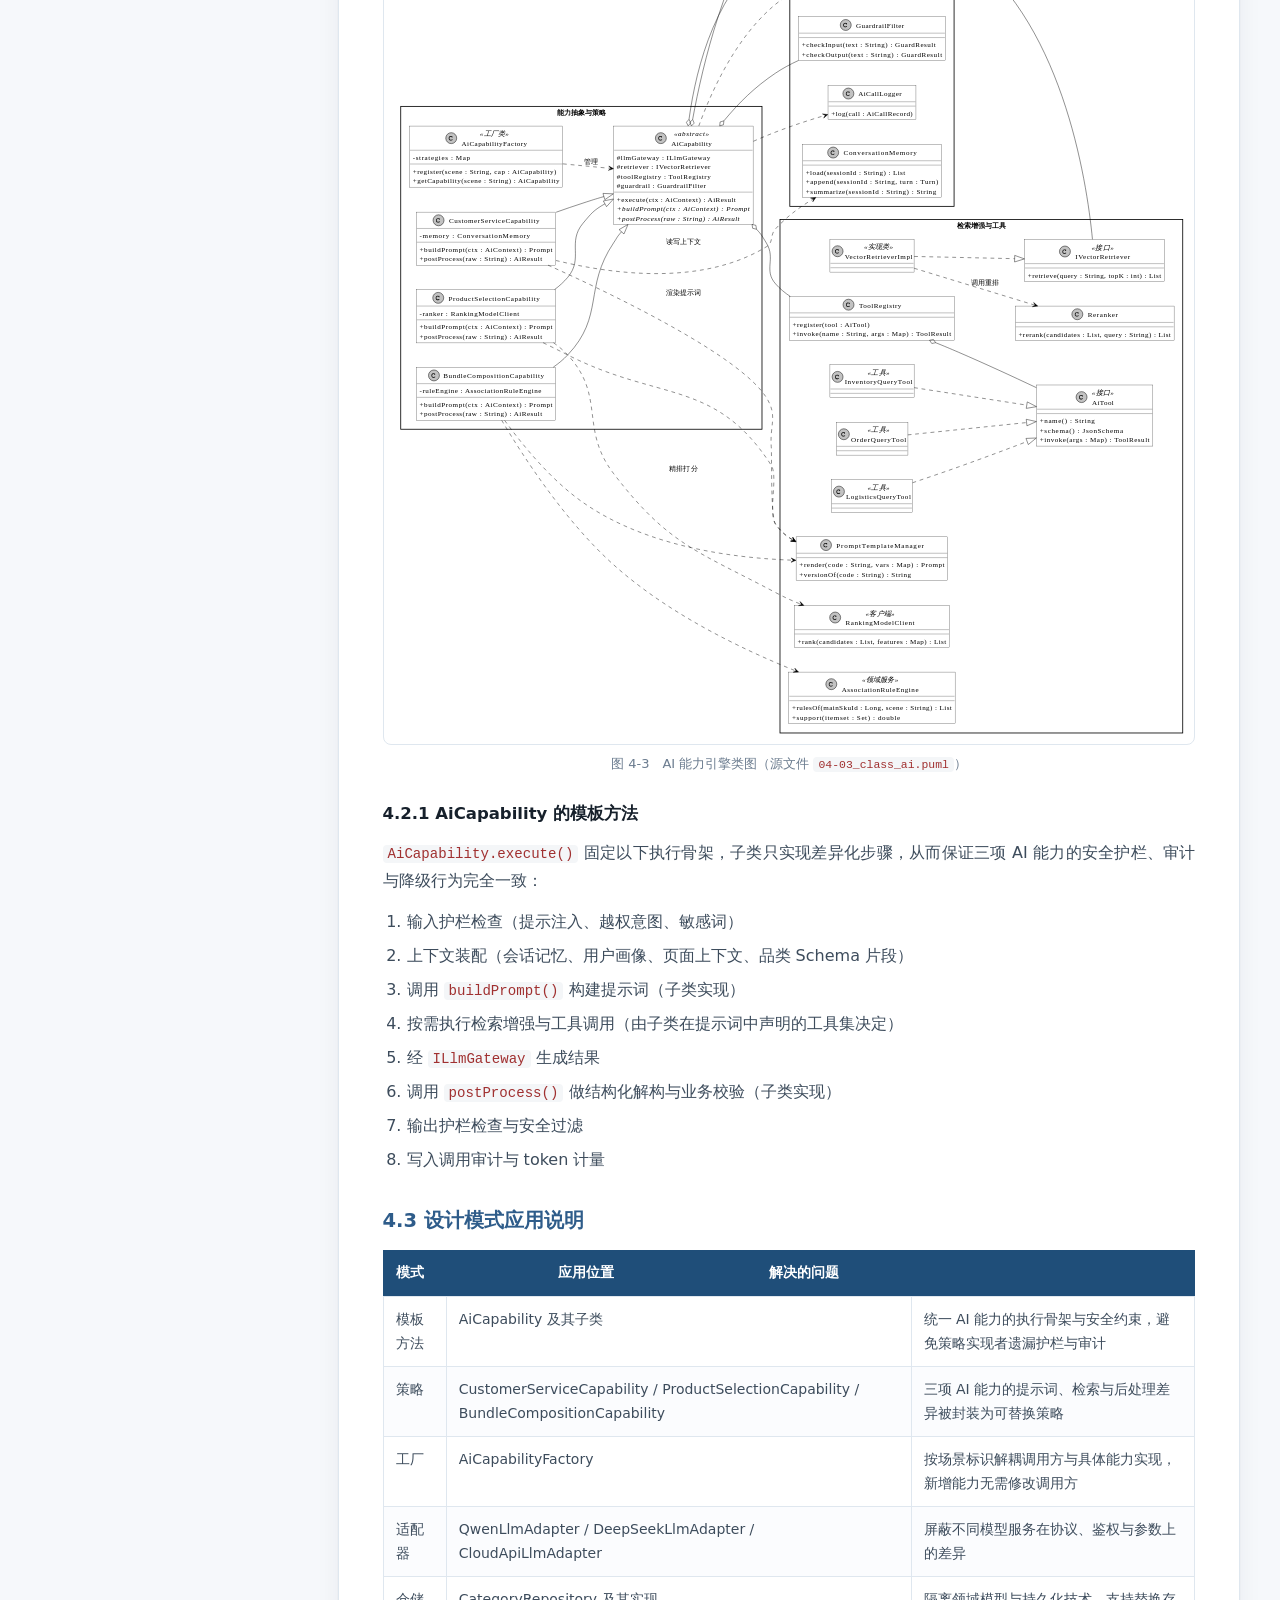
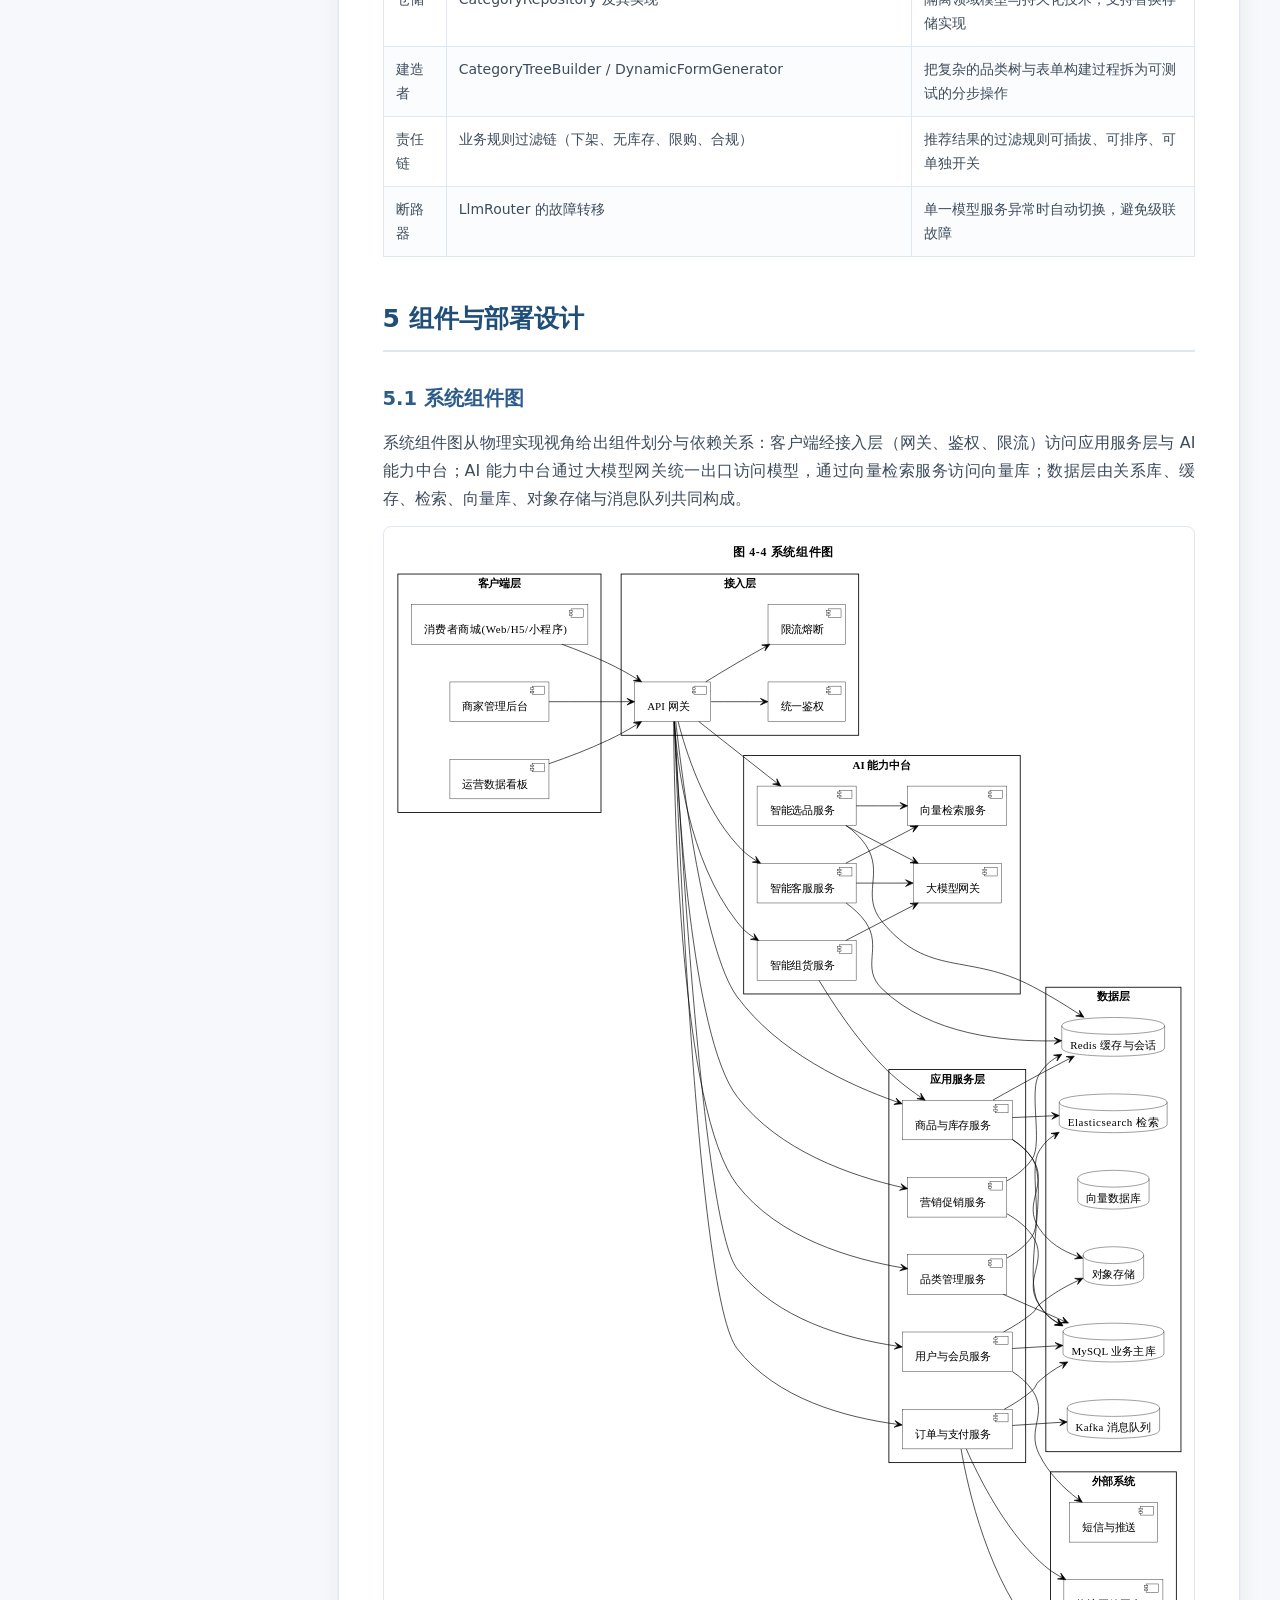
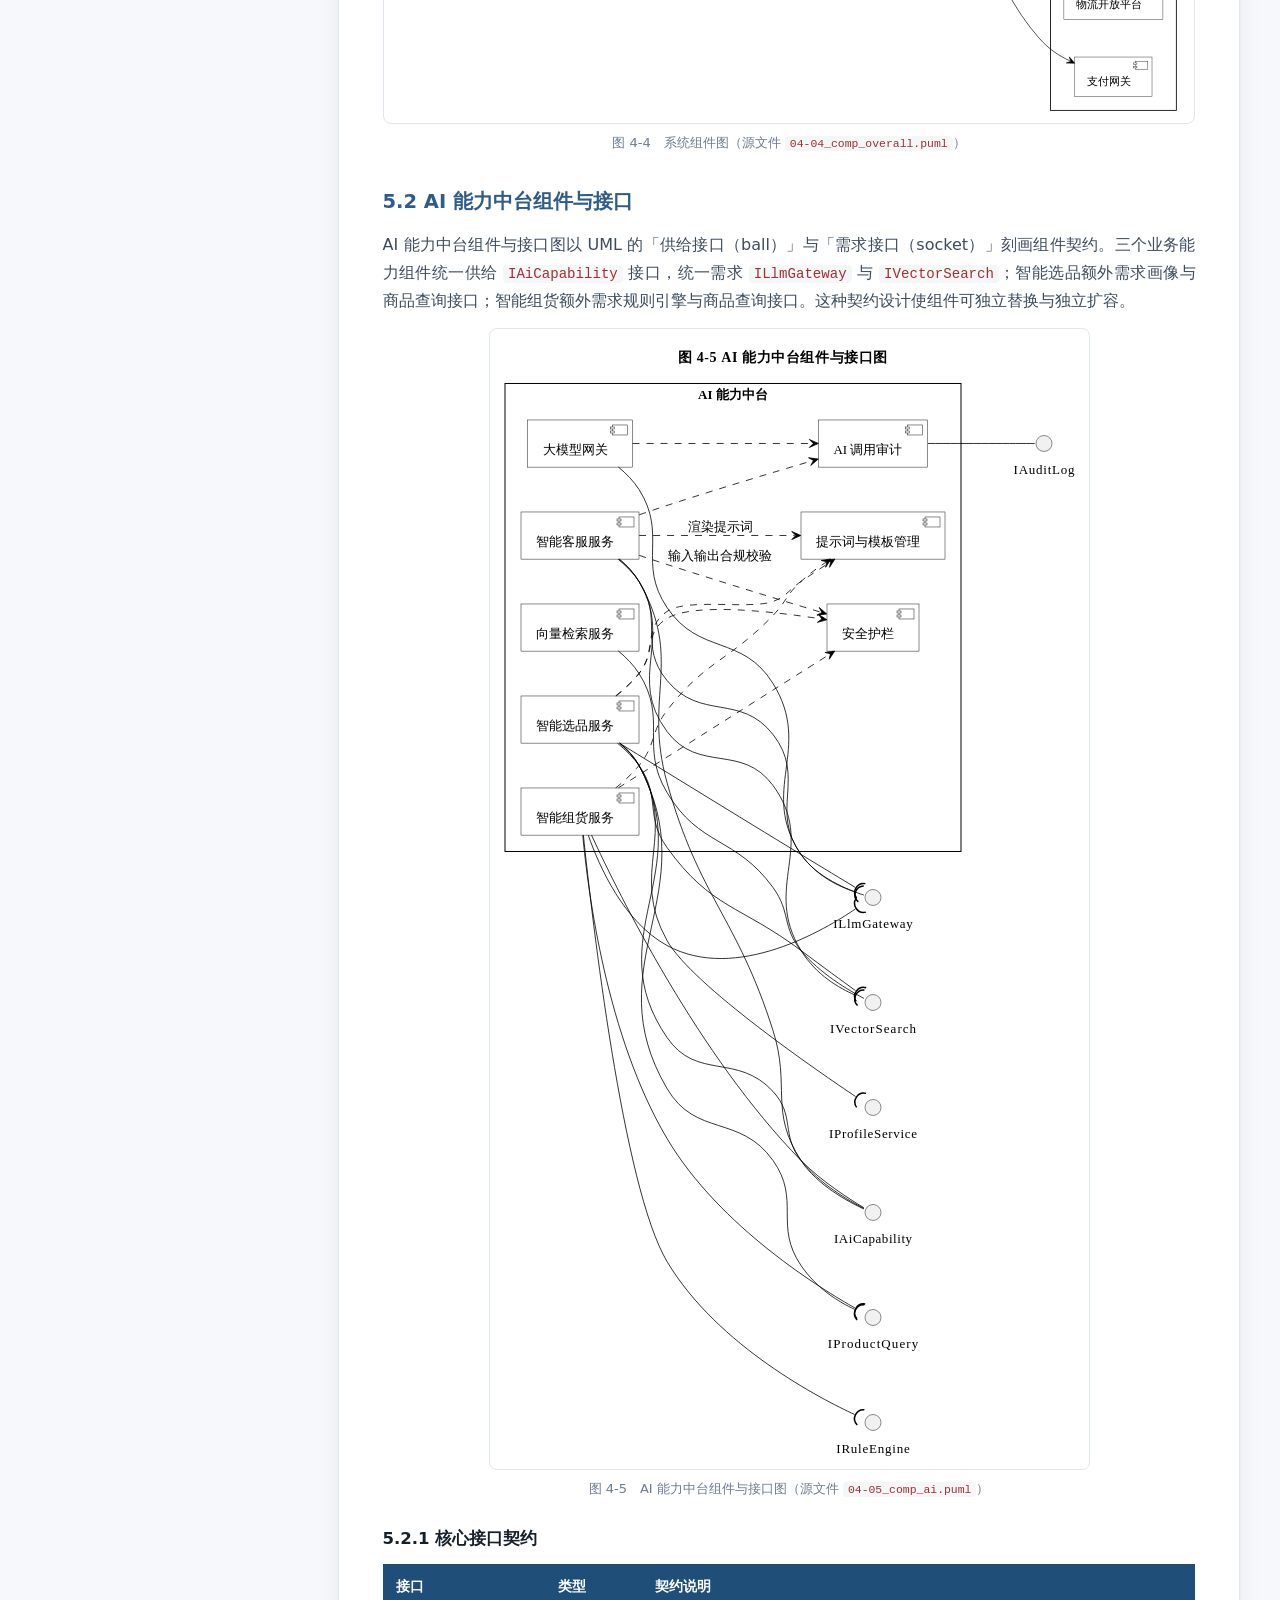
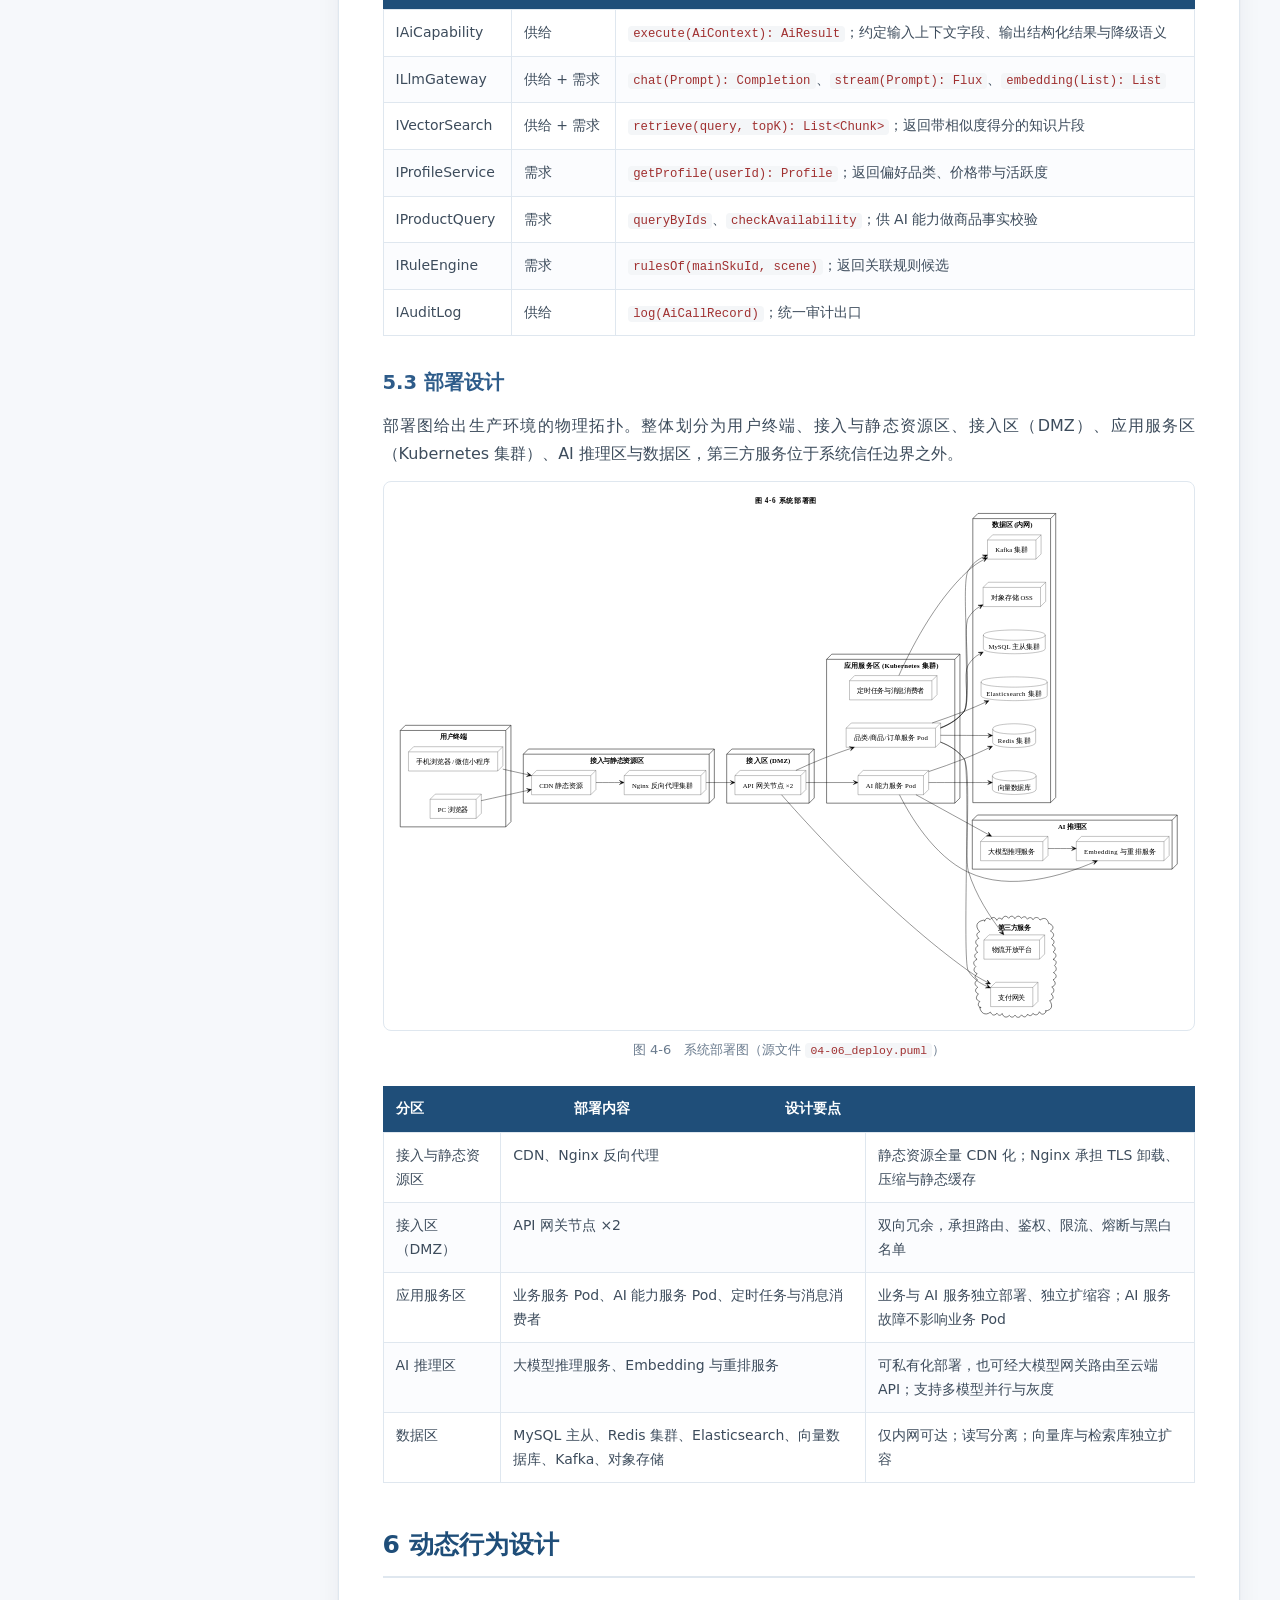
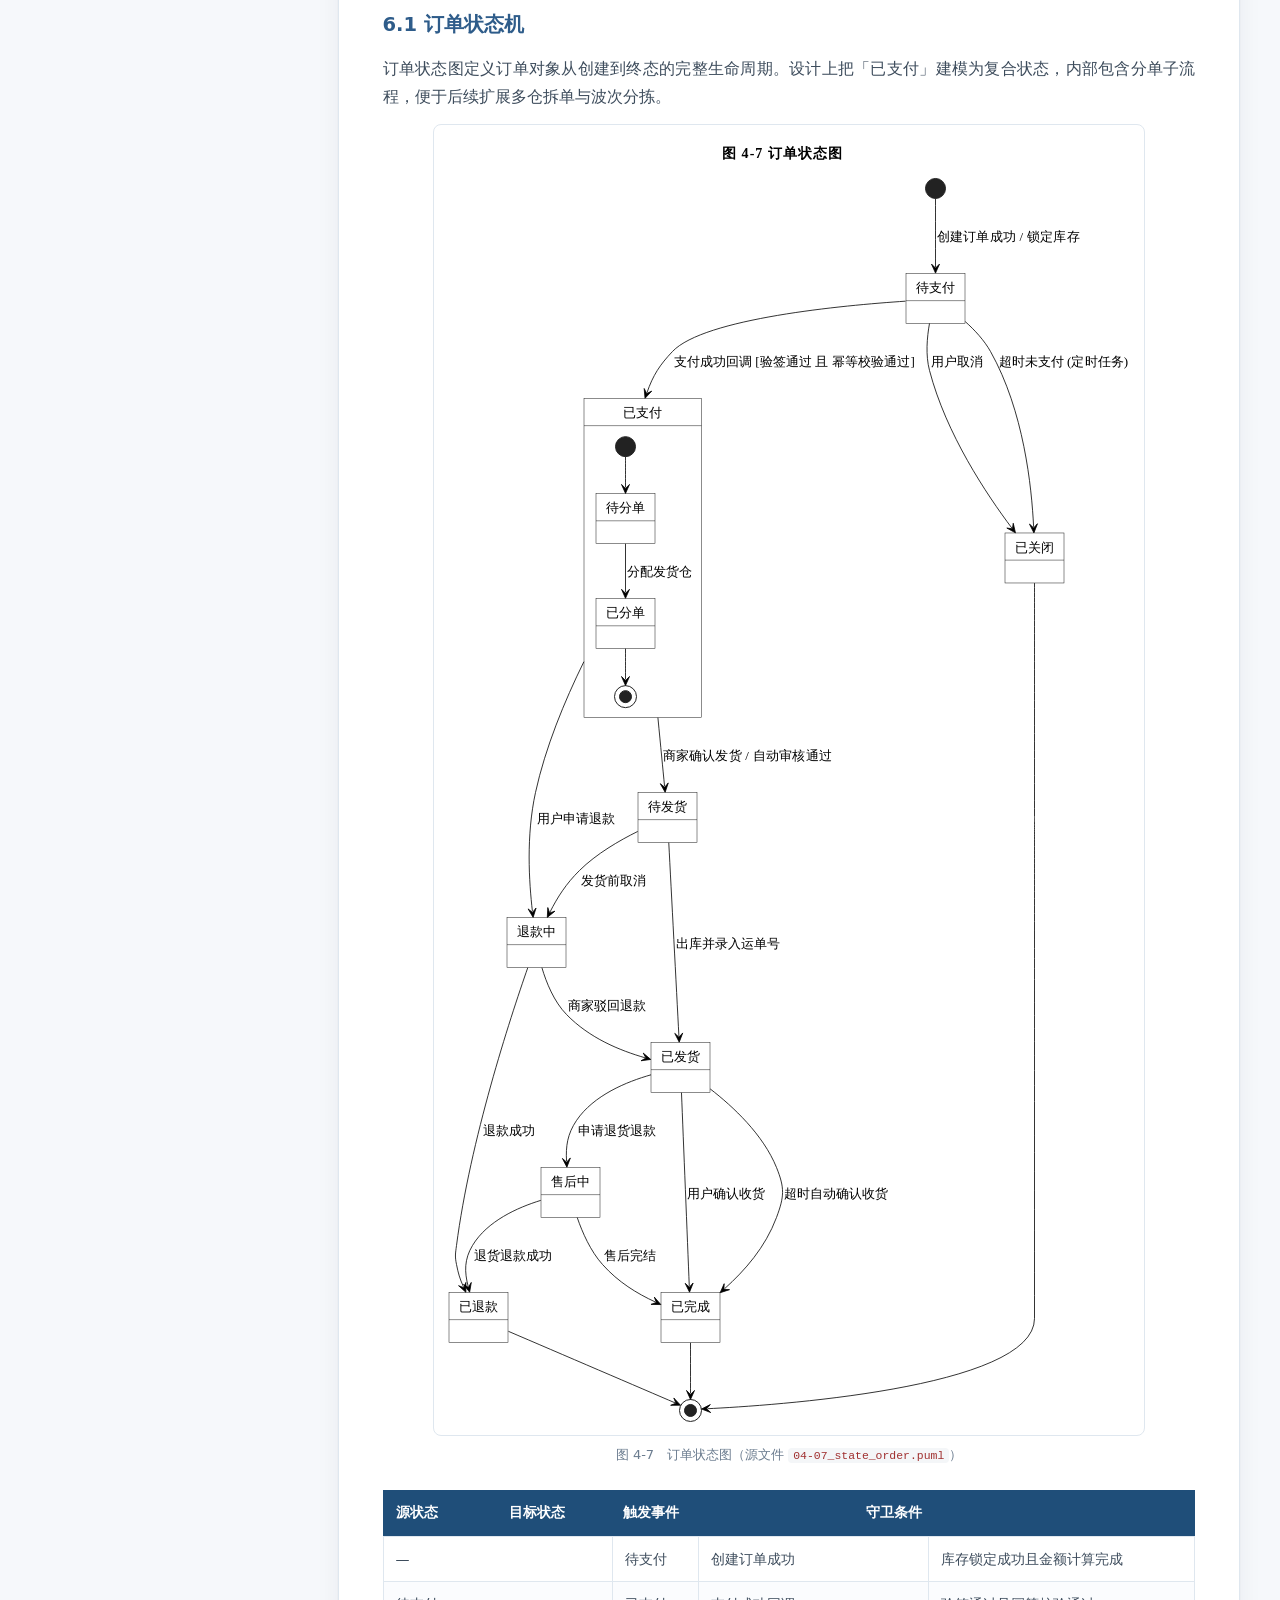
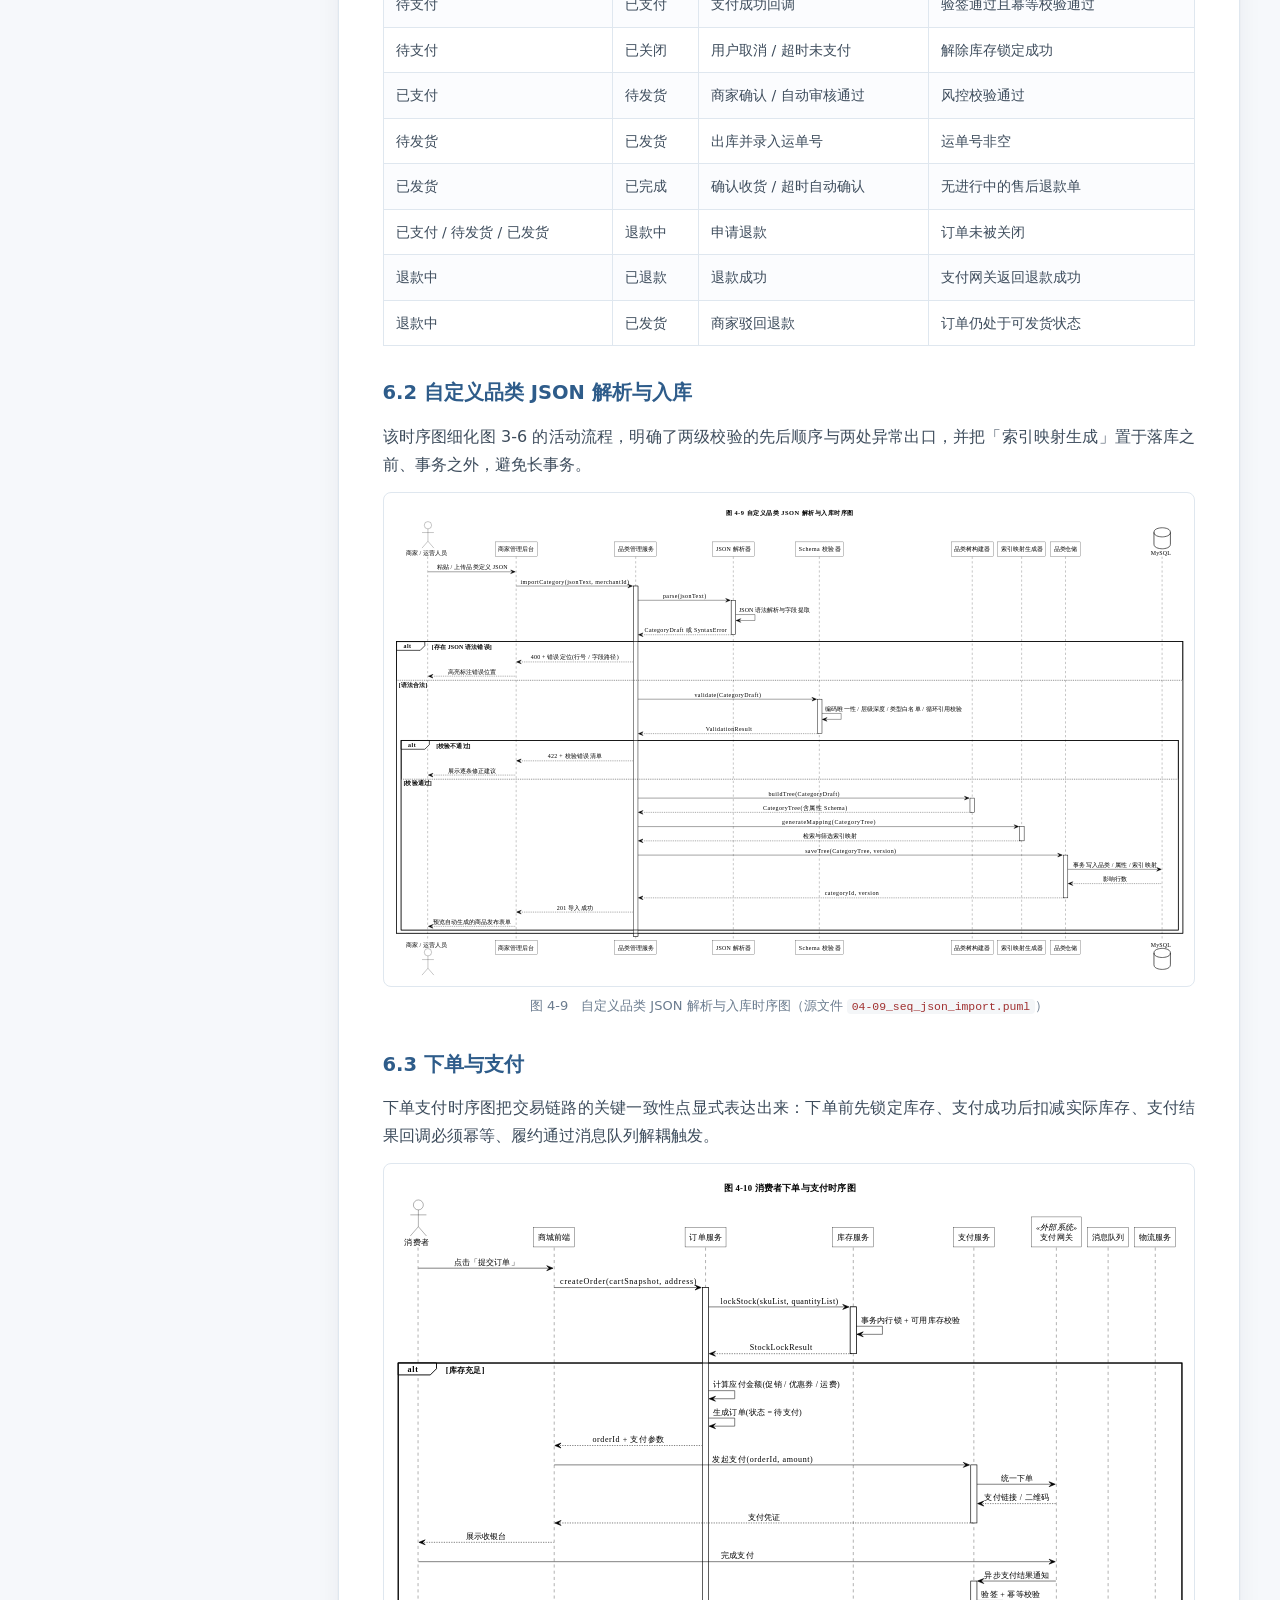
<file: design.html>
<!DOCTYPE html>
<html lang="zh-CN">
<head>
  <meta charset="utf-8" />
  <meta name="viewport" content="width=device-width, initial-scale=1, viewport-fit=cover" />
  <meta name="theme-color" content="#1F4E79" />
  <meta name="description" content="智选云 AI 电商在线售货系统 —— 需求分析与系统设计成果站点，含 22 幅 UML 图与两份正式报告。" />
  <title>系统设计报告（在线版） · 智选云 AI 电商在线售货系统</title>
  <link rel="stylesheet" href="assets/style.css" />

</head>
<body>

<header class="topbar">
  <div class="wrap topbar-inner">
    <a class="brand" href="index.html">
      <span class="brand-mark">AI</span>
      <span class="brand-text">
        <strong>智选云 AI 电商在线售货系统</strong>
        <em>AI-ECP · AI E-Commerce Platform</em>
      </span>
    </a>
    <input type="checkbox" id="navToggle" class="nav-toggle" hidden />
    <label for="navToggle" class="nav-btn" aria-label="展开导航"><span></span><span></span><span></span></label>
    <nav class="mainnav">
        <a href="index.html">首页</a>
        <a href="requirements.html">需求分析报告</a>
        <a href="design.html" class="active">系统设计报告</a>
        <a href="diagrams.html">UML 图集</a>
    </nav>
  </div>
</header>

<main>
<div class="wrap report-layout">
  <aside class="toc" id="toc">
    <p class="toc-title">本册目录</p>
    <ul class="toc-list">
      <li class="lvl2"><a href="#系统设计报告">系统设计报告</a></li>
      <li class="lvl2"><a href="#1-1-编写目的">1.1 编写目的</a></li>
      <li class="lvl2"><a href="#1-2-设计范围">1.2 设计范围</a></li>
      <li class="lvl2"><a href="#1-3-设计依据">1.3 设计依据</a></li>
      <li class="lvl2"><a href="#2-1-设计目标">2.1 设计目标</a></li>
      <li class="lvl2"><a href="#2-2-设计原则">2.2 设计原则</a></li>
      <li class="lvl2"><a href="#3-1-架构视图总览">3.1 架构视图总览</a></li>
      <li class="lvl2"><a href="#3-2-分层包图">3.2 分层包图</a></li>
      <li class="lvl2"><a href="#4-1-核心服务设计类图">4.1 核心服务设计类图</a></li>
      <li class="lvl3"><a href="#4-1-1-关键类说明">4.1.1 关键类说明</a></li>
      <li class="lvl2"><a href="#4-2-AI-能力引擎类图">4.2 AI 能力引擎类图</a></li>
      <li class="lvl3"><a href="#4-2-1-AiCapability-的模板方法">4.2.1 AiCapability 的模板方法</a></li>
      <li class="lvl2"><a href="#4-3-设计模式应用说明">4.3 设计模式应用说明</a></li>
      <li class="lvl2"><a href="#5-1-系统组件图">5.1 系统组件图</a></li>
      <li class="lvl2"><a href="#5-2-AI-能力中台组件与接口">5.2 AI 能力中台组件与接口</a></li>
      <li class="lvl3"><a href="#5-2-1-核心接口契约">5.2.1 核心接口契约</a></li>
      <li class="lvl2"><a href="#5-3-部署设计">5.3 部署设计</a></li>
      <li class="lvl2"><a href="#6-1-订单状态机">6.1 订单状态机</a></li>
      <li class="lvl2"><a href="#6-2-自定义品类-JSON-解析与入库">6.2 自定义品类 JSON 解析与入库</a></li>
      <li class="lvl2"><a href="#6-3-下单与支付">6.3 下单与支付</a></li>
      <li class="lvl2"><a href="#6-4-智能客服咨询">6.4 智能客服咨询</a></li>
      <li class="lvl2"><a href="#6-5-智能选品推荐">6.5 智能选品推荐</a></li>
      <li class="lvl2"><a href="#6-6-智能组货搭配">6.6 智能组货搭配</a></li>
      <li class="lvl2"><a href="#7-1-核心数据模型">7.1 核心数据模型</a></li>
      <li class="lvl2"><a href="#7-2-核心表清单">7.2 核心表清单</a></li>
      <li class="lvl2"><a href="#7-3-索引与容量设计">7.3 索引与容量设计</a></li>
      <li class="lvl2"><a href="#8-1-接口风格与统一约定">8.1 接口风格与统一约定</a></li>
      <li class="lvl2"><a href="#8-2-关键接口清单">8.2 关键接口清单</a></li>
      <li class="lvl2"><a href="#8-3-品类导入接口详细设计">8.3 品类导入接口详细设计</a></li>
      <li class="lvl2"><a href="#8-4-AI-能力接口详细设计">8.4 AI 能力接口详细设计</a></li>
      <li class="lvl2"><a href="#10-1-代码结构约定">10.1 代码结构约定</a></li>
      <li class="lvl2"><a href="#10-2-技术选型建议">10.2 技术选型建议</a></li>
      <li class="lvl2"><a href="#10-3-交付物清单">10.3 交付物清单</a></li>
      <li class="lvl2"><a href="#10-4-后续演进建议">10.4 后续演进建议</a></li>
    </ul>
  </aside>
  <article class="doc" id="doc">
<section role="cover">
  <p class="cover-kicker">系统需求分析与设计文档 · 第 2 册</p>
  <h1 class="cover-title">智选云 AI 电商在线售货系统</h1>
  <h2 id="系统设计报告" class="cover-sub">系统设计报告</h2>
  <p class="cover-en">AI-ECP (AI E-Commerce Platform) — Software Design Description</p>
  <table class="cover-meta">
    <tr><td>文档编号</td><td>AIECP-SDD-001</td></tr>
    <tr><td>文档版本</td><td>V1.0</td></tr>
    <tr><td>系统代号</td><td>AI-ECP</td></tr>
    <tr><td>建模语言</td><td>UML 2.5（包图、类图、组件图、部署图、状态图、时序图）</td></tr>
    <tr><td>上游文档</td><td>《智选云 AI 电商在线售货系统 需求分析报告》AIECP-SRS-001</td></tr>
    <tr><td>编制日期</td><td>2026 年 9 月</td></tr>
  </table>
</section>

<section role="body" data-page-restart="1">

<h1>1 引言</h1>

<h2 id="1-1-编写目的">1.1 编写目的</h2>
<p>本报告承接《需求分析报告》（AIECP-SRS-001），把需求基线转化为可实现的软件设计。文档以 UML 2.5 为统一建模语言，给出系统的逻辑架构、静态结构、组件契约、部署形态、动态行为、数据模型与接口定义，是开发实现、联调测试与后期演进的直接依据。</p>
<p>本文档的预期读者包括：系统架构师、后端与前端开发工程师、测试工程师、运维工程师，以及参与项目评审的技术专家。</p>

<h2 id="1-2-设计范围">1.2 设计范围</h2>
<p>本报告覆盖消费者商城、商家管理后台、运营数据看板三类客户端所共用的服务端系统，以及内建的 AI 能力中台。客户端界面视觉设计、第三方支付与物流系统的内部实现不在本报告范围内。</p>

<h2 id="1-3-设计依据">1.3 设计依据</h2>
<ul>
  <li>《智选云 AI 电商在线售货系统 需求分析报告》（AIECP-SRS-001）</li>
  <li>OAuth2.0 / OpenID Connect 鉴权规范、RESTful API 设计规范</li>
  <li>OWASP ASVS 应用安全验证标准、OWASP LLM Top 10 大模型应用安全风险</li>
</ul>

<h1>2 设计目标与原则</h1>

<h2 id="2-1-设计目标">2.1 设计目标</h2>
<table>
  <thead><tr><th style="width:16%">目标</th><th style="width:30%">设计含义</th><th>落地手段</th></tr></thead>
  <tbody>
  <tr><td>结构可演化</td><td>品类与属性的变化不触碰代码</td><td>品类树与属性 Schema 全部数据化，业务读取 Schema 后动态渲染</td></tr>
  <tr><td>能力可复用</td><td>三项 AI 能力共享同一套基础设施</td><td>AI 能力中台统一提供模型网关、向量检索、提示词管理、工具注册与安全护栏</td></tr>
  <tr><td>依赖可替换</td><td>大模型与算法组件可按需替换</td><td>以接口隔离外部依赖，通过工厂与适配器模式实现运行时选择</td></tr>
  <tr><td>链路可降级</td><td>AI 异常不阻断交易</td><td>AI 调用全部包在降级策略内，超时或异常即回落到规则策略</td></tr>
  <tr><td>风险可观测</td><td>AI 行为可追溯、成本可控</td><td>全量记录 AI 调用、token 消耗、工具调用与护栏命中</td></tr>
  </tbody>
</table>

<h2 id="2-2-设计原则">2.2 设计原则</h2>
<ul>
  <li><strong>分层与依赖倒置</strong>：表现层、应用层、领域层、智能能力层、基础设施层自上而下单向依赖；领域层与智能能力层只依赖抽象接口，基础设施层反向实现这些接口。</li>
  <li><strong>契约先行</strong>：组件之间以接口契约协作，接口一经发布即保持向后兼容；新增字段而非修改字段。</li>
  <li><strong>关注点分离</strong>：业务编排（应用层）、业务规则（领域层）、AI 决策（智能能力层）、技术实现（基础设施层）四者严格分离。</li>
  <li><strong>配置优于编码</strong>：提示词、路由权重、召回路数、排序权重、业务过滤规则均以配置形式管理，支持热更新与灰度。</li>
  <li><strong>可测与可回滚</strong>：所有 AI 能力提供离线回放能力；品类版本支持整体回滚。</li>
</ul>

<h1>3 总体架构设计</h1>

<h2 id="3-1-架构视图总览">3.1 架构视图总览</h2>
<p>系统采用分层架构 + 能力中台的组合形态，共分为五层与一个横切公共层：</p>
<table>
  <thead><tr><th style="width:18%">层次</th><th style="width:28%">职责</th><th>主要内容</th></tr></thead>
  <tbody>
  <tr><td>表现层</td><td>协议适配与视图渲染</td><td>商城端、商家端、运营端三组控制器；统一参数校验与异常转换</td></tr>
  <tr><td>应用层</td><td>用例编排与事务边界</td><td>品类应用服务、商品应用服务、订单应用服务、AI 应用服务</td></tr>
  <tr><td>领域层</td><td>业务规则与领域模型</td><td>品类聚合、商品聚合、订单聚合、推荐领域服务、组货领域服务</td></tr>
  <tr><td>智能能力层</td><td>AI 决策与模型协作</td><td>能力抽象与策略集、模型网关适配、向量检索、提示词模板、工具注册</td></tr>
  <tr><td>基础设施层</td><td>技术设施实现</td><td>持久化、缓存、消息、检索引擎、外部接口适配器</td></tr>
  <tr><td>公共层（横切）</td><td>跨层通用能力</td><td>统一响应封装、全局异常体系、通用工具与常量</td></tr>
  </tbody>
</table>

<h2 id="3-2-分层包图">3.2 分层包图</h2>
<p>分层包图给出后端代码的包结构与依赖方向。图中 <code>domain &lt;.. infrastructure</code> 的反向依赖虚线即为依赖倒置的体现：领域层定义仓储接口，基础设施层提供实现。</p>
<img src="diagrams/04-01_pkg_layered.svg" alt="图 4-1 系统分层包图" />
<p class="figcap">图 4-1　系统分层包图（源文件 <code>04-01_pkg_layered.puml</code>）</p>

<table>
  <thead><tr><th style="width:32%">包路径</th><th>说明</th></tr></thead>
  <tbody>
  <tr><td>com.aiecp.presentation.mall</td><td>消费者端接口，含商品、购物车、订单、AI 助手入口</td></tr>
  <tr><td>com.aiecp.presentation.merchant</td><td>商家端接口，含品类导入、商品发布、库存与营销管理</td></tr>
  <tr><td>com.aiecp.presentation.console</td><td>运营端接口，含看板、权限、模型与知识库配置</td></tr>
  <tr><td>com.aiecp.application</td><td>应用服务，负责用例编排、事务边界与 DTO 转换</td></tr>
  <tr><td>com.aiecp.domain</td><td>聚合、实体、值对象与领域服务，不含任何框架依赖</td></tr>
  <tr><td>com.aiecp.ai</td><td>AI 能力策略、模型适配、检索增强、提示词与工具注册</td></tr>
  <tr><td>com.aiecp.infrastructure</td><td>仓储实现、缓存、消息、检索引擎与外部系统适配器</td></tr>
  <tr><td>com.aiecp.common</td><td>统一响应、异常、工具与常量</td></tr>
  </tbody>
</table>

<h1>4 静态结构设计</h1>

<h2 id="4-1-核心服务设计类图">4.1 核心服务设计类图</h2>
<p>核心服务设计类图给出控制层、应用服务层、领域层、智能能力层与仓储层的关键类及其依赖关系。设计上做了三处关键切分：</p>
<ul>
  <li>品类导入的「解析 / 校验 / 建树 / 衍生生成」被拆为四个独立领域服务，各自可单独测试与复用；</li>
  <li>AI 能力以抽象类 <code>AiCapability</code> 为基类，三项能力作为具体策略实现，由 <code>AiCapabilityFactory</code> 按场景选择；</li>
  <li>仓储以接口形式定义在领域侧，实现类下沉至基础设施层。</li>
</ul>
<img src="diagrams/04-02_class_service.svg" alt="图 4-2 核心服务设计类图" />
<p class="figcap">图 4-2　核心服务设计类图（源文件 <code>04-02_class_service.puml</code>）</p>

<h3 id="4-1-1-关键类说明">4.1.1 关键类说明</h3>
<table>
  <thead><tr><th style="width:26%">类 / 接口</th><th style="width:14%">类型</th><th>职责</th></tr></thead>
  <tbody>
  <tr><td>CategoryApplicationService</td><td>应用服务</td><td>编排品类导入用例：调用解析器、校验器、树构建器与动态表单生成器，在单个事务内完成落库</td></tr>
  <tr><td>JsonCategoryParser</td><td>领域服务</td><td>把 JSON 文本反序列化为品类草稿对象；语法异常时返回可定位的错误指针</td></tr>
  <tr><td>CategorySchemaValidator</td><td>领域服务</td><td>执行编码唯一性、层级深度、类型白名单、枚举完备性、区间合法性与循环引用等 12 项校验，一次性返回全部错误</td></tr>
  <tr><td>CategoryTreeBuilder</td><td>领域服务</td><td>把品类草稿折叠为品类树，并按继承规则抽取属性 Schema</td></tr>
  <tr><td>IndexMappingGenerator</td><td>领域服务</td><td>按 <code>filterable</code> / <code>searchable</code> 标记生成检索引擎的字段映射</td></tr>
  <tr><td>DynamicFormGenerator</td><td>领域服务</td><td>把属性 Schema 转换为前端表单描述（字段类型、校验规则、布局分组）</td></tr>
  <tr><td>AiApplicationService</td><td>应用服务</td><td>统一 AI 能力入口，做场景鉴权、参数规整、降级控制与结果后处理</td></tr>
  <tr><td>AiCapabilityFactory</td><td>工厂类</td><td>按场景标识返回对应能力策略；支持运行时注册新能力</td></tr>
  <tr><td>AiCapability</td><td>抽象类</td><td>定义 <code>execute</code> 模板方法与 <code>buildPrompt</code> / <code>postProcess</code> 两个抽象步骤，体现模板方法模式</td></tr>
  <tr><td>CategoryRepository</td><td>接口</td><td>品类树的持久化契约，由基础设施层实现</td></tr>
  </tbody>
</table>

<h2 id="4-2-AI-能力引擎类图">4.2 AI 能力引擎类图</h2>
<p>AI 能力引擎类图是 AI 能力中台的静态结构细化，围绕四条主线组织：</p>
<ul>
  <li><strong>能力抽象与策略</strong>：<code>AiCapability</code> 作为抽象基类固定执行骨架，三项能力实现差异化提示词构建与后处理；</li>
  <li><strong>模型适配</strong>：<code>ILlmGateway</code> 作为统一模型契约，本地模型与云端模型各自适配，<code>LlmRouter</code> 负责按策略路由与故障转移；</li>
  <li><strong>检索增强与工具</strong>：向量检索、重排、提示词模板与工具注册共同构成 RAG 与工具调用能力；</li>
  <li><strong>会话、安全与可观测</strong>：会话记忆、安全护栏、调用审计与 token 计量对所有能力统一生效。</li>
</ul>
<img src="diagrams/04-03_class_ai.svg" alt="图 4-3 AI 能力引擎类图" />
<p class="figcap">图 4-3　AI 能力引擎类图（源文件 <code>04-03_class_ai.puml</code>）</p>

<h3 id="4-2-1-AiCapability-的模板方法">4.2.1 AiCapability 的模板方法</h3>
<p><code>AiCapability.execute()</code> 固定以下执行骨架，子类只实现差异化步骤，从而保证三项 AI 能力的安全护栏、审计与降级行为完全一致：</p>
<ol>
  <li>输入护栏检查（提示注入、越权意图、敏感词）</li>
  <li>上下文装配（会话记忆、用户画像、页面上下文、品类 Schema 片段）</li>
  <li>调用 <code>buildPrompt()</code> 构建提示词（子类实现）</li>
  <li>按需执行检索增强与工具调用（由子类在提示词中声明的工具集决定）</li>
  <li>经 <code>ILlmGateway</code> 生成结果</li>
  <li>调用 <code>postProcess()</code> 做结构化解构与业务校验（子类实现）</li>
  <li>输出护栏检查与安全过滤</li>
  <li>写入调用审计与 token 计量</li>
</ol>

<h2 id="4-3-设计模式应用说明">4.3 设计模式应用说明</h2>
<table>
  <thead><tr><th style="width:20%">模式</th><th style="width:26%">应用位置</th><th>解决的问题</th></tr></thead>
  <tbody>
  <tr><td>模板方法</td><td>AiCapability 及其子类</td><td>统一 AI 能力的执行骨架与安全约束，避免策略实现者遗漏护栏与审计</td></tr>
  <tr><td>策略</td><td>CustomerServiceCapability / ProductSelectionCapability / BundleCompositionCapability</td><td>三项 AI 能力的提示词、检索与后处理差异被封装为可替换策略</td></tr>
  <tr><td>工厂</td><td>AiCapabilityFactory</td><td>按场景标识解耦调用方与具体能力实现，新增能力无需修改调用方</td></tr>
  <tr><td>适配器</td><td>QwenLlmAdapter / DeepSeekLlmAdapter / CloudApiLlmAdapter</td><td>屏蔽不同模型服务在协议、鉴权与参数上的差异</td></tr>
  <tr><td>仓储</td><td>CategoryRepository 及其实现</td><td>隔离领域模型与持久化技术，支持替换存储实现</td></tr>
  <tr><td>建造者</td><td>CategoryTreeBuilder / DynamicFormGenerator</td><td>把复杂的品类树与表单构建过程拆为可测试的分步操作</td></tr>
  <tr><td>责任链</td><td>业务规则过滤链（下架、无库存、限购、合规）</td><td>推荐结果的过滤规则可插拔、可排序、可单独开关</td></tr>
  <tr><td>断路器</td><td>LlmRouter 的故障转移</td><td>单一模型服务异常时自动切换，避免级联故障</td></tr>
  </tbody>
</table>

<h1>5 组件与部署设计</h1>

<h2 id="5-1-系统组件图">5.1 系统组件图</h2>
<p>系统组件图从物理实现视角给出组件划分与依赖关系：客户端经接入层（网关、鉴权、限流）访问应用服务层与 AI 能力中台；AI 能力中台通过大模型网关统一出口访问模型，通过向量检索服务访问向量库；数据层由关系库、缓存、检索、向量库、对象存储与消息队列共同构成。</p>
<img src="diagrams/04-04_comp_overall.svg" alt="图 4-4 系统组件图" />
<p class="figcap">图 4-4　系统组件图（源文件 <code>04-04_comp_overall.puml</code>）</p>

<h2 id="5-2-AI-能力中台组件与接口">5.2 AI 能力中台组件与接口</h2>
<p>AI 能力中台组件与接口图以 UML 的「供给接口（ball）」与「需求接口（socket）」刻画组件契约。三个业务能力组件统一供给 <code>IAiCapability</code> 接口，统一需求 <code>ILlmGateway</code> 与 <code>IVectorSearch</code>；智能选品额外需求画像与商品查询接口；智能组货额外需求规则引擎与商品查询接口。这种契约设计使组件可独立替换与独立扩容。</p>
<img src="diagrams/04-05_comp_ai.svg" alt="图 4-5 AI 能力中台组件与接口图" />
<p class="figcap">图 4-5　AI 能力中台组件与接口图（源文件 <code>04-05_comp_ai.puml</code>）</p>

<h3 id="5-2-1-核心接口契约">5.2.1 核心接口契约</h3>
<table>
  <thead><tr><th style="width:20%">接口</th><th style="width:12%">类型</th><th>契约说明</th></tr></thead>
  <tbody>
  <tr><td>IAiCapability</td><td>供给</td><td><code>execute(AiContext): AiResult</code>；约定输入上下文字段、输出结构化结果与降级语义</td></tr>
  <tr><td>ILlmGateway</td><td>供给 + 需求</td><td><code>chat(Prompt): Completion</code>、<code>stream(Prompt): Flux</code>、<code>embedding(List): List</code></td></tr>
  <tr><td>IVectorSearch</td><td>供给 + 需求</td><td><code>retrieve(query, topK): List&lt;Chunk&gt;</code>；返回带相似度得分的知识片段</td></tr>
  <tr><td>IProfileService</td><td>需求</td><td><code>getProfile(userId): Profile</code>；返回偏好品类、价格带与活跃度</td></tr>
  <tr><td>IProductQuery</td><td>需求</td><td><code>queryByIds</code>、<code>checkAvailability</code>；供 AI 能力做商品事实校验</td></tr>
  <tr><td>IRuleEngine</td><td>需求</td><td><code>rulesOf(mainSkuId, scene)</code>；返回关联规则候选</td></tr>
  <tr><td>IAuditLog</td><td>供给</td><td><code>log(AiCallRecord)</code>；统一审计出口</td></tr>
  </tbody>
</table>

<h2 id="5-3-部署设计">5.3 部署设计</h2>
<p>部署图给出生产环境的物理拓扑。整体划分为用户终端、接入与静态资源区、接入区（DMZ）、应用服务区（Kubernetes 集群）、AI 推理区与数据区，第三方服务位于系统信任边界之外。</p>
<img src="diagrams/04-06_deploy.svg" alt="图 4-6 系统部署图" />
<p class="figcap">图 4-6　系统部署图（源文件 <code>04-06_deploy.puml</code>）</p>

<table>
  <thead><tr><th style="width:22%">分区</th><th style="width:26%">部署内容</th><th>设计要点</th></tr></thead>
  <tbody>
  <tr><td>接入与静态资源区</td><td>CDN、Nginx 反向代理</td><td>静态资源全量 CDN 化；Nginx 承担 TLS 卸载、压缩与静态缓存</td></tr>
  <tr><td>接入区（DMZ）</td><td>API 网关节点 ×2</td><td>双向冗余，承担路由、鉴权、限流、熔断与黑白名单</td></tr>
  <tr><td>应用服务区</td><td>业务服务 Pod、AI 能力服务 Pod、定时任务与消息消费者</td><td>业务与 AI 服务独立部署、独立扩缩容；AI 服务故障不影响业务 Pod</td></tr>
  <tr><td>AI 推理区</td><td>大模型推理服务、Embedding 与重排服务</td><td>可私有化部署，也可经大模型网关路由至云端 API；支持多模型并行与灰度</td></tr>
  <tr><td>数据区</td><td>MySQL 主从、Redis 集群、Elasticsearch、向量数据库、Kafka、对象存储</td><td>仅内网可达；读写分离；向量库与检索库独立扩容</td></tr>
  </tbody>
</table>

<h1>6 动态行为设计</h1>

<h2 id="6-1-订单状态机">6.1 订单状态机</h2>
<p>订单状态图定义订单对象从创建到终态的完整生命周期。设计上把「已支付」建模为复合状态，内部包含分单子流程，便于后续扩展多仓拆单与波次分拣。</p>
<img src="diagrams/04-07_state_order.svg" alt="图 4-7 订单状态图" />
<p class="figcap">图 4-7　订单状态图（源文件 <code>04-07_state_order.puml</code>）</p>

<table>
  <thead><tr><th style="width:14%">源状态</th><th style="width:14%">目标状态</th><th style="width:30%">触发事件</th><th>守卫条件</th></tr></thead>
  <tbody>
  <tr><td>—</td><td>待支付</td><td>创建订单成功</td><td>库存锁定成功且金额计算完成</td></tr>
  <tr><td>待支付</td><td>已支付</td><td>支付成功回调</td><td>验签通过且幂等校验通过</td></tr>
  <tr><td>待支付</td><td>已关闭</td><td>用户取消 / 超时未支付</td><td>解除库存锁定成功</td></tr>
  <tr><td>已支付</td><td>待发货</td><td>商家确认 / 自动审核通过</td><td>风控校验通过</td></tr>
  <tr><td>待发货</td><td>已发货</td><td>出库并录入运单号</td><td>运单号非空</td></tr>
  <tr><td>已发货</td><td>已完成</td><td>确认收货 / 超时自动确认</td><td>无进行中的售后退款单</td></tr>
  <tr><td>已支付 / 待发货 / 已发货</td><td>退款中</td><td>申请退款</td><td>订单未被关闭</td></tr>
  <tr><td>退款中</td><td>已退款</td><td>退款成功</td><td>支付网关返回退款成功</td></tr>
  <tr><td>退款中</td><td>已发货</td><td>商家驳回退款</td><td>订单仍处于可发货状态</td></tr>
  </tbody>
</table>

<h2 id="6-2-自定义品类-JSON-解析与入库">6.2 自定义品类 JSON 解析与入库</h2>
<p>该时序图细化图 3-6 的活动流程，明确了两级校验的先后顺序与两处异常出口，并把「索引映射生成」置于落库之前、事务之外，避免长事务。</p>
<img src="diagrams/04-09_seq_json_import.svg" alt="图 4-9 自定义品类 JSON 解析与入库时序图" />
<p class="figcap">图 4-9　自定义品类 JSON 解析与入库时序图（源文件 <code>04-09_seq_json_import.puml</code>）</p>

<h2 id="6-3-下单与支付">6.3 下单与支付</h2>
<p>下单支付时序图把交易链路的关键一致性点显式表达出来：下单前先锁定库存、支付成功后扣减实际库存、支付结果回调必须幂等、履约通过消息队列解耦触发。</p>
<img src="diagrams/04-10_seq_order.svg" alt="图 4-10 消费者下单与支付时序图" />
<p class="figcap">图 4-10　消费者下单与支付时序图（源文件 <code>04-10_seq_order.puml</code>）</p>

<table>
  <thead><tr><th style="width:20%">一致性要点</th><th>设计措施</th></tr></thead>
  <tbody>
  <tr><td>库存不超卖</td><td>锁定与扣减均在数据库事务内以行级锁完成，并在 SKU 维度增加版本号做乐观校验</td></tr>
  <tr><td>支付幂等</td><td>以支付单号 + 渠道交易号建立唯一索引，重复回调直接返回成功而不重复变更状态</td></tr>
  <tr><td>超时关单</td><td>定时任务扫描超时未支付订单，关闭订单并释放锁定的库存</td></tr>
  <tr><td>履约解耦</td><td>支付成功后仅发布领域事件，履约与通知由独立消费者处理，失败可重试</td></tr>
  </tbody>
</table>

<h2 id="6-4-智能客服咨询">6.4 智能客服咨询</h2>
<p>智能客服时序图体现「意图分流」这一核心设计：知识咨询型意图走检索增强生成，业务工具型意图走受控工具调用，两类意图的结果统一交由大模型组织自然语言答复，最后经安全护栏过滤并以流式方式返回。</p>
<img src="diagrams/04-11_seq_cs.svg" alt="图 4-11 智能客服咨询时序图" />
<p class="figcap">图 4-11　智能客服咨询时序图（源文件 <code>04-11_seq_cs.puml</code>）</p>

<table>
  <thead><tr><th style="width:22%">设计要点</th><th>说明</th></tr></thead>
  <tbody>
  <tr><td>意图分流</td><td>业务事实类问题必须走工具调用获取真实数据，禁止由模型凭上下文推断金额与时效</td></tr>
  <tr><td>检索增强</td><td>检索结果须经重排后再入提示词，控制上下文长度并提升相关性</td></tr>
  <tr><td>流式返回</td><td>采用服务端推送，首字延迟优先于完整生成时延，改善体感</td></tr>
  <tr><td>降级与转人工</td><td>置信度低于阈值或用户主动要求时转人工，并携带会话摘要降低重复沟通成本</td></tr>
  </tbody>
</table>

<h2 id="6-5-智能选品推荐">6.5 智能选品推荐</h2>
<p>智能选品时序图给出推荐链路的请求编排：画像装载、多路并行召回、精排打分、业务规则过滤与多样性重排，最后按结果条数决定正排输出或冷启动兜底。</p>
<img src="diagrams/04-12_seq_selection.svg" alt="图 4-12 智能选品推荐时序图" />
<p class="figcap">图 4-12　智能选品推荐时序图（源文件 <code>04-12_seq_selection.puml</code>）</p>

<h2 id="6-6-智能组货搭配">6.6 智能组货搭配</h2>
<p>智能组货时序图把「大模型生成」与「业务事实校验」明确分离：大模型只负责生成搭配理由与文案，而候选商品的可行性、价格与毛利全部由业务服务计算。这保证了组合方案的商业正确性。</p>
<img src="diagrams/04-13_seq_grouping.svg" alt="图 4-13 智能组货搭配时序图" />
<p class="figcap">图 4-13　智能组货搭配时序图（源文件 <code>04-13_seq_grouping.puml</code>）</p>

<h1>7 数据设计</h1>

<h2 id="7-1-核心数据模型">7.1 核心数据模型</h2>
<p>核心数据模型图给出 18 张核心表及其主外键关联。设计上把「品类结构」与「商品属性」彻底分离：品类与属性表描述「这个品类允许有哪些特征」，商品的属性取值表记录「这个 SKU 的特征值是什么」，从而支持同一套表结构承载任意自定义品类。</p>
<img src="diagrams/04-08_erd.svg" alt="图 4-8 核心数据模型图" />
<p class="figcap">图 4-8　核心数据模型图（源文件 <code>04-08_erd.puml</code>）</p>

<h2 id="7-2-核心表清单">7.2 核心表清单</h2>
<table>
  <thead><tr><th style="width:26%">表名</th><th style="width:20%">中文名称</th><th>关键设计说明</th></tr></thead>
  <tbody>
  <tr><td>t_category</td><td>品类表</td><td>以 <code>path</code> 冗余全路径便于子树查询；<code>version</code> 支持品类版本管理与回滚</td></tr>
  <tr><td>t_category_attr</td><td>品类属性表</td><td>属性 Schema 的落库形态；<code>value_range</code> 以 JSON 存储枚举项或数值区间</td></tr>
  <tr><td>t_index_mapping</td><td>索引映射表</td><td>记录品类到检索引擎字段映射的关系与同步状态，支持重建索引</td></tr>
  <tr><td>t_product</td><td>商品表</td><td>SPU 主表，挂载品类与商家</td></tr>
  <tr><td>t_sku</td><td>SKU 表</td><td>规格、售价与市场价；规格文本冗余便于检索展示</td></tr>
  <tr><td>t_sku_attr_value</td><td>SKU 属性值表</td><td>以「SKU + 属性」为维度的稀疏表，承载任意自定义属性取值</td></tr>
  <tr><td>t_inventory</td><td>库存表</td><td><code>version</code> 字段支持乐观锁；总库存与锁定量分离</td></tr>
  <tr><td>t_user</td><td>用户表</td><td>手机号唯一索引；敏感字段加密存储</td></tr>
  <tr><td>t_user_profile</td><td>用户画像表</td><td>偏好品类以 JSON 存储，便于画像迭代不锁表结构</td></tr>
  <tr><td>t_user_behavior</td><td>用户行为表</td><td>按时间分区；承载推荐系统的样本回流</td></tr>
  <tr><td>t_order / t_order_item</td><td>订单表 / 订单明细表</td><td>订单号全局唯一；明细保留 <code>source</code> 字段用于识别组货来源</td></tr>
  <tr><td>t_payment</td><td>支付单表</td><td>渠道交易号唯一索引，保证回调幂等</td></tr>
  <tr><td>t_conversation / t_message</td><td>会话表 / 消息表</td><td>支持多轮上下文回放；保留置信度用于质量分析</td></tr>
  <tr><td>t_knowledge_chunk</td><td>知识片段表</td><td>记录切片内容与向量标识，支撑检索增强</td></tr>
  <tr><td>t_bundle / t_bundle_item</td><td>组货方案表 / 组货明细表</td><td>记录场景标签、组合价、毛利率与策略标识，用于效果归因</td></tr>
  <tr><td>t_recommend_log</td><td>推荐日志表</td><td>记录场景、策略与结果快照，支持离线回放与实验分析</td></tr>
  </tbody>
</table>

<h2 id="7-3-索引与容量设计">7.3 索引与容量设计</h2>
<table>
  <thead><tr><th style="width:22%">对象</th><th>设计策略</th></tr></thead>
  <tbody>
  <tr><td>品类子树查询</td><td>在 <code>t_category.path</code> 上建立前缀索引，子树查询以 <code>LIKE 'path%'</code> 实现，避免递归查询</td></tr>
  <tr><td>商品检索</td><td>由 Elasticsearch 承载；索引字段随品类 Schema 动态生成，字段类型由 <code>dataType</code> 映射</td></tr>
  <tr><td>向量检索</td><td>知识片段与商品描述向量分别建集合；采用近似最近邻索引以控制检索延迟</td></tr>
  <tr><td>行为数据</td><td><code>t_user_behavior</code> 与 <code>t_recommend_log</code> 按月分区，历史分区归档至对象存储</td></tr>
  <tr><td>缓存策略</td><td>品类树与属性 Schema 长驻缓存并在导入成功后主动失效；推荐结果按用户与场景短时缓存</td></tr>
  <tr><td>分库分表</td><td>订单与行为类大表按用户标识分片；品类与商品表数据量可控，暂不拆分</td></tr>
  </tbody>
</table>

<h1>8 接口设计</h1>

<h2 id="8-1-接口风格与统一约定">8.1 接口风格与统一约定</h2>
<ul>
  <li>对外接口采用 RESTful 风格，路径以 <code>/api/v1</code> 为前缀；AI 流式接口采用服务端推送。</li>
  <li>统一响应体：<code>{ code, message, data, traceId }</code>；<code>code</code> 为 0 表示成功。</li>
  <li>统一鉴权：请求头携带访问令牌；网关完成令牌校验与用户上下文注入。</li>
  <li>统一幂等：写接口支持幂等键请求头，相同幂等键在有效期内只生效一次。</li>
  <li>统一追踪：全链路透传 <code>traceId</code>，AI 调用额外透传 <code>aiTraceId</code> 以便关联模型调用日志。</li>
</ul>

<h2 id="8-2-关键接口清单">8.2 关键接口清单</h2>
<table>
  <thead><tr><th style="width:8%">方法</th><th style="width:32%">路径</th><th style="width:26%">说明</th><th>对应需求</th></tr></thead>
  <tbody>
  <tr><td>POST</td><td>/api/v1/merchant/categories/validate</td><td>品类 JSON 校验（dry-run，无副作用）</td><td>FR-07、FR-08</td></tr>
  <tr><td>POST</td><td>/api/v1/merchant/categories/import</td><td>品类 JSON 正式导入</td><td>FR-07、FR-08</td></tr>
  <tr><td>GET</td><td>/api/v1/merchant/categories/{id}/form-schema</td><td>获取动态商品发布表单描述</td><td>FR-09</td></tr>
  <tr><td>GET</td><td>/api/v1/mall/categories/tree</td><td>获取品类树（消费者端）</td><td>FR-01</td></tr>
  <tr><td>GET</td><td>/api/v1/mall/products</td><td>商品检索与筛选</td><td>FR-01</td></tr>
  <tr><td>GET</td><td>/api/v1/mall/products/{id}</td><td>商品详情与 SKU 列表</td><td>FR-02</td></tr>
  <tr><td>POST</td><td>/api/v1/mall/cart/items</td><td>加入购物车（支持单品与组合）</td><td>FR-03、FR-23</td></tr>
  <tr><td>POST</td><td>/api/v1/mall/orders</td><td>创建订单</td><td>FR-04</td></tr>
  <tr><td>POST</td><td>/api/v1/mall/payments/{orderId}/pay</td><td>发起支付</td><td>FR-04</td></tr>
  <tr><td>POST</td><td>/api/v1/callback/payment/{channel}</td><td>支付结果回调（验签 + 幂等）</td><td>FR-04</td></tr>
  <tr><td>GET</td><td>/api/v1/mall/orders/{id}/logistics</td><td>物流轨迹查询</td><td>FR-05</td></tr>
  <tr><td>POST</td><td>/api/v1/ai/customer-service/chat</td><td>智能客服对话（流式）</td><td>FR-13 ~ FR-16</td></tr>
  <tr><td>POST</td><td>/api/v1/ai/recommend/selection</td><td>智能选品推荐</td><td>FR-17 ~ FR-20</td></tr>
  <tr><td>POST</td><td>/api/v1/ai/bundle/compose</td><td>智能组货方案生成</td><td>FR-21 ~ FR-23</td></tr>
  <tr><td>POST</td><td>/api/v1/console/ai/prompts</td><td>提示词模板发布</td><td>FR-27</td></tr>
  <tr><td>POST</td><td>/api/v1/console/knowledge/documents</td><td>知识库文档导入与切片</td><td>FR-27</td></tr>
  </tbody>
</table>

<h2 id="8-3-品类导入接口详细设计">8.3 品类导入接口详细设计</h2>
<p><strong>接口：</strong><code>POST /api/v1/merchant/categories/import</code></p>
<table>
  <thead><tr><th style="width:18%">项目</th><th>说明</th></tr></thead>
  <tbody>
  <tr><td>请求体</td><td><code>{ "mode": "dryRun | commit", "jsonText": "&lt;品类定义 JSON 字符串&gt;", "overwrite": false }</code></td></tr>
  <tr><td>成功响应</td><td><code>{ "code":0, "data": { "categoryId":"...", "version":3, "generated": { "attrCount":12, "indexFields":7, "formSchemaId":"..." } } }</code></td></tr>
  <tr><td>语法错误响应</td><td><code>{ "code":40001, "message":"JSON 语法错误", "data": { "line":37, "column":12, "path":"category.children[1]", "detail":"Expected ',' or '}'" } }</code></td></tr>
  <tr><td>校验错误响应</td><td><code>{ "code":42201, "message":"品类结构校验未通过", "data": { "errors":[ {"rule":"V-03","path":"category.children[0].code","detail":"品类编码重复"} ] } }</code></td></tr>
  <tr><td>幂等要求</td><td>相同幂等键的重复提交返回首次结果，不重复创建品类版本</td></tr>
  <tr><td>事务边界</td><td>仅落库阶段处于事务内；解析、校验与索引映射生成均在事务外完成</td></tr>
  </tbody>
</table>

<h2 id="8-4-AI-能力接口详细设计">8.4 AI 能力接口详细设计</h2>
<table>
  <thead><tr><th style="width:22%">接口</th><th style="width:30%">关键请求字段</th><th>关键响应字段与降级语义</th></tr></thead>
  <tbody>
  <tr><td>智能客服对话</td><td><code>sessionId</code>、<code>question</code>、<code>pageContext</code>、<code>stream</code></td><td>流式返回增量文本；结束帧携带 <code>intent</code>、<code>confidence</code>、<code>citations</code>、<code>relatedOrder</code>；置信度不足时携带 <code>transferToAgent</code> 建议</td></tr>
  <tr><td>智能选品推荐</td><td><code>scene</code>、<code>pageContext</code>、<code>limit</code>、<code>experimentTag</code></td><td>返回 <code>items[]</code>（含商品标识、排序分、推荐理由、召回来源）；冷启动时返回 <code>fallback=true</code> 与热门列表</td></tr>
  <tr><td>智能组货生成</td><td><code>mainSkuId</code>、<code>sceneTag</code>、<code>budgetRange</code>、<code>limit</code></td><td>返回 <code>bundles[]</code>（含主推标识、组合价、优惠明细、毛利等级、搭配理由）；无可行组合时返回 <code>degraded=true</code> 与同类单品列表</td></tr>
  </tbody>
</table>

<div data-component="callout">
<strong>降级契约：</strong>所有 AI 接口在响应体中必须携带 <code>degraded</code> 与 <code>degradeReason</code> 字段。调用方据此决定前端提示文案，禁止把降级结果当作正常结果呈现给用户。
</div>

<h1>9 非功能性设计</h1>
<table>
  <thead><tr><th style="width:14%">维度</th><th>设计措施</th></tr></thead>
  <tbody>
  <tr><td>性能</td><td>热点数据多级缓存（本地缓存 + 分布式缓存）；商品检索下沉至检索引擎；推荐结果短时缓存；品类 Schema 长驻内存；AI 推理侧支持结果流式返回与批量向量化</td></tr>
  <tr><td>可用性</td><td>网关与应用服务多副本；AI 能力具备模型级故障转移与规则级降级；关键依赖配置熔断与限流阈值；数据存储主从与定期备份</td></tr>
  <tr><td>安全</td><td>统一鉴权与细粒度授权；传输加密；敏感字段加密存储与日志脱敏；支付回调验签与防重放；AI 侧实施输入输出双向护栏、工具白名单与参数白名单</td></tr>
  <tr><td>可扩展</td><td>品类结构、提示词、模型路由、召回路数与排序权重全部配置化；组件间以接口契约协作；新增 AI 能力只需实现策略并注册</td></tr>
  <tr><td>可观测</td><td>全链路追踪贯通业务与 AI 调用；AI 调用记录 token 消耗、首字时延、总时延、护栏命中与工具调用明细；按业务指标与资源指标分级告警</td></tr>
  <tr><td>可维护</td><td>严格分层与依赖倒置；领域层无框架依赖；核心领域服务可脱离容器独立单测；品类解析与校验具备完整用例集</td></tr>
  </tbody>
</table>

<h1>10 实施与交付</h1>

<h2 id="10-1-代码结构约定">10.1 代码结构约定</h2>
<p>后端采用多模块工程：<code>aiecp-common</code>、<code>aiecp-domain</code>、<code>aiecp-ai</code>、<code>aiecp-application</code>、<code>aiecp-infrastructure</code>、<code>aiecp-bootstrap</code>。前端分为消费者端、商家端与运营端三个独立工程，共用组件库与接口 SDK。</p>

<h2 id="10-2-技术选型建议">10.2 技术选型建议</h2>
<table>
  <thead><tr><th style="width:20%">层次</th><th style="width:34%">选型建议</th><th>说明</th></tr></thead>
  <tbody>
  <tr><td>后端框架</td><td>Java 17 + Spring Boot 3.x</td><td>生态成熟，与容器化部署、可观测组件衔接顺畅</td></tr>
  <tr><td>关系数据库</td><td>MySQL 8.x</td><td>支持 JSON 字段，便于承载画像与索引映射等半结构化数据</td></tr>
  <tr><td>缓存</td><td>Redis 7.x</td><td>承担会话记忆、热点数据与计数器</td></tr>
  <tr><td>检索</td><td>Elasticsearch 8.x</td><td>支持动态字段映射，契合品类 Schema 动态生成索引的需求</td></tr>
  <tr><td>向量检索</td><td>向量数据库（支持近似最近邻索引）</td><td>承载知识片段与商品语义向量</td></tr>
  <tr><td>消息</td><td>Kafka</td><td>承载订单事件、行为埋点与索引同步</td></tr>
  <tr><td>容器编排</td><td>Kubernetes</td><td>业务与 AI 服务独立扩缩容</td></tr>
  <tr><td>大模型</td><td>统一接入网关，支持私有化与云端双通道</td><td>通过配置路由，避免业务代码绑定具体模型</td></tr>
  </tbody>
</table>

<h2 id="10-3-交付物清单">10.3 交付物清单</h2>
<table>
  <thead><tr><th style="width:24%">交付物</th><th>内容</th></tr></thead>
  <tbody>
  <tr><td>需求分析报告</td><td>AIECP-SRS-001（Word 文档 + 静态网页版）</td></tr>
  <tr><td>系统设计报告</td><td>AIECP-SDD-001（Word 文档 + 静态网页版）</td></tr>
  <tr><td>UML 模型源文件</td><td>22 个 PlantUML 源文件，覆盖用例图、活动图、类图、包图、组件图、部署图、状态图、时序图</td></tr>
  <tr><td>UML 渲染图集</td><td>22 幅矢量图（SVG）与高分辨率位图（PNG，200 DPI）</td></tr>
  <tr><td>整合静态站点</td><td>含渲染脚本、站点构建脚本与可离线浏览的完整站点</td></tr>
  <tr><td>需求追踪矩阵</td><td>需求—用例—UML 图—设计章节的双向追溯关系</td></tr>
  </tbody>
</table>

<h2 id="10-4-后续演进建议">10.4 后续演进建议</h2>
<ol>
  <li><strong>品类规范演进</strong>：为品类 JSON 引入 <code>extensions</code> 保留字段，允许在不破坏兼容性的前提下扩展自定义语义。</li>
  <li><strong>AI 能力增强</strong>：在智能客服引入多模态输入（图片识别商品），在智能组货引入季节与地域约束。</li>
  <li><strong>推荐体系深化</strong>：建设统一的特征平台与在线学习链路，缩短模型迭代周期。</li>
  <li><strong>成本治理</strong>：建立按业务场景的 token 预算与配额机制，避免 AI 成本失控。</li>
</ol>

</section>

  </article>
</div>
</main>

<footer class="site-footer">
  <div class="wrap footer-grid">
    <div class="footer-text">
      <p><strong>智选云 AI 电商在线售货系统</strong>（AI-ECP · AI E-Commerce Platform） · 需求分析报告 AIECP-SRS-001 · 系统设计报告 AIECP-SDD-001</p>
      <p class="muted">本文档集由 UML 2.5 建模生成，图源为 PlantUML，可离线浏览。图集共 22 幅，覆盖用例图、活动图、类图、包图、组件图、部署图、状态图与时序图。</p>
      <p class="muted">线上地址：<a href="https://ai-ecp-uml-design.app.workbuddy.host/">https://ai-ecp-uml-design.app.workbuddy.host/</a></p>
    </div>
    <div class="qr-mini">
      <img src="assets/qrcode.svg" alt="站点访问二维码" width="104" height="104" />
      <span>手机扫码访问</span>
    </div>
  </div>
</footer>

<script src="assets/app.js"></script>

</body>
</html>
</file>
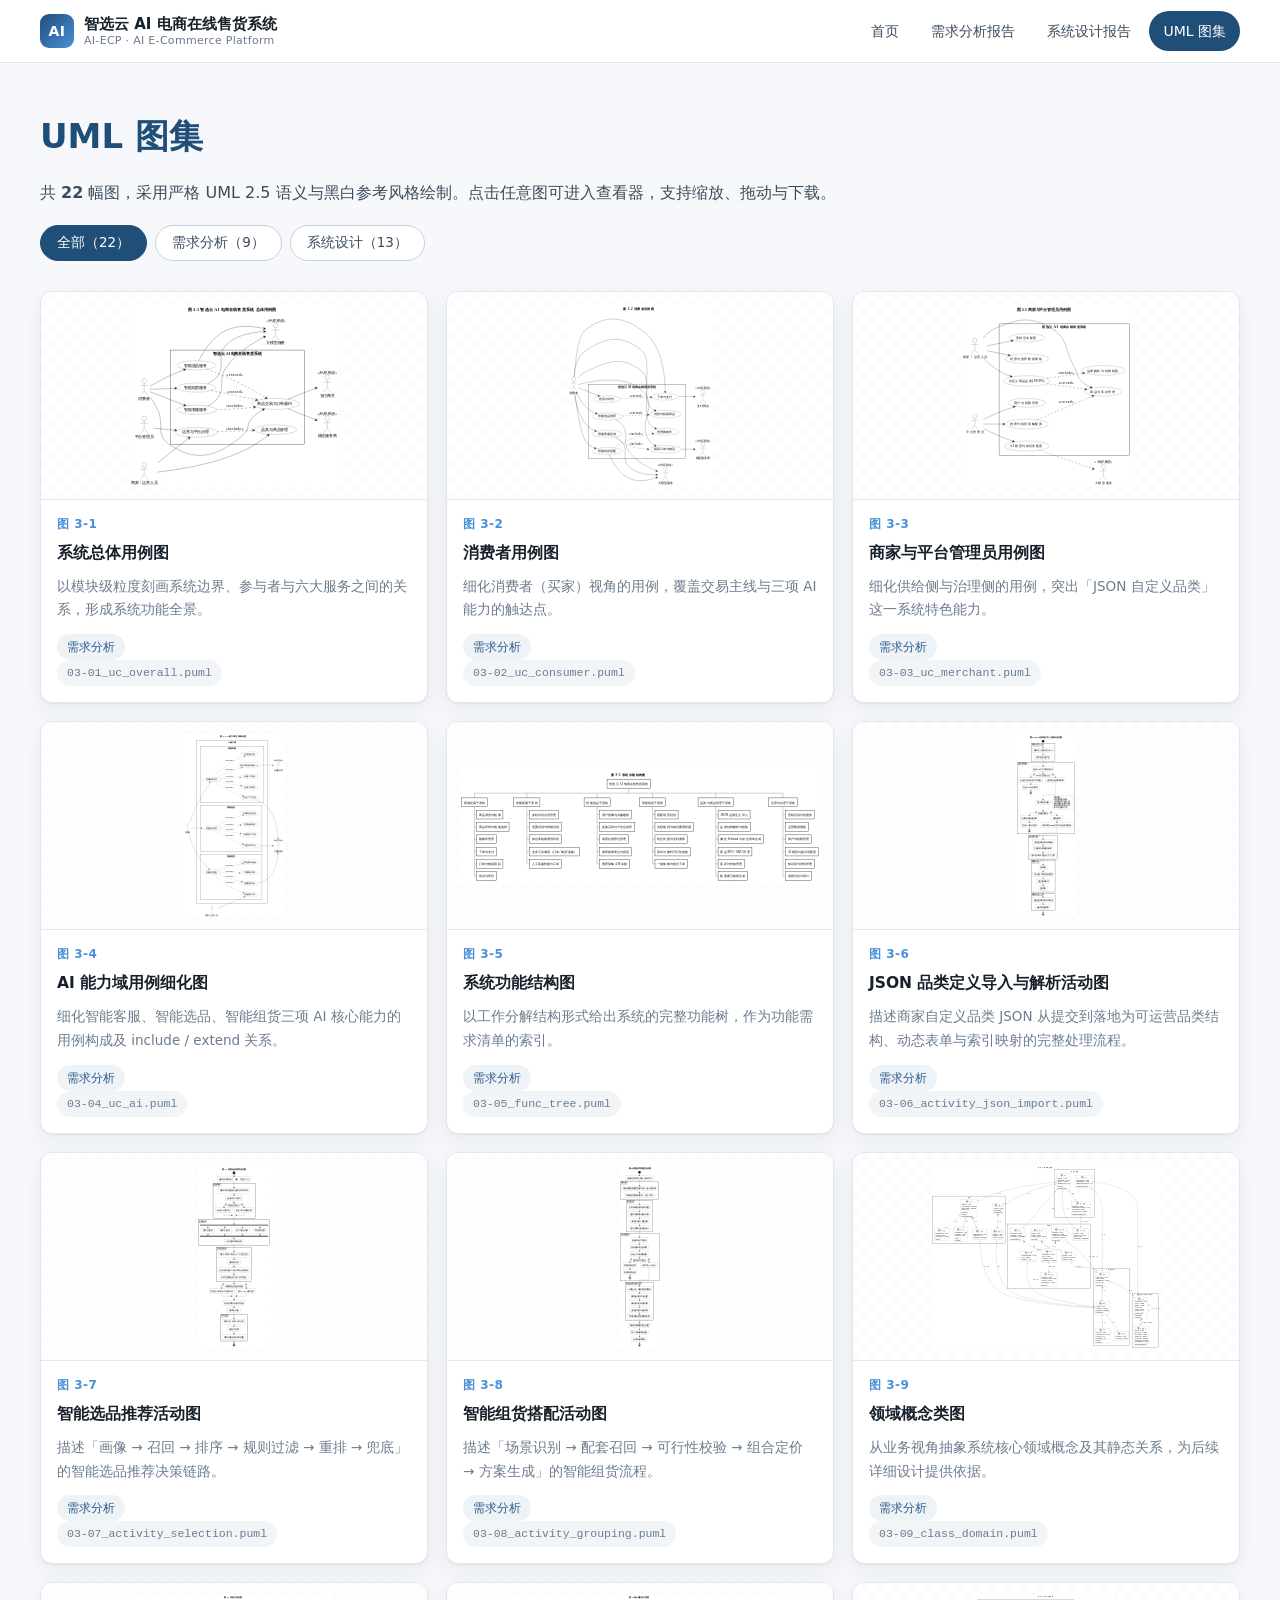
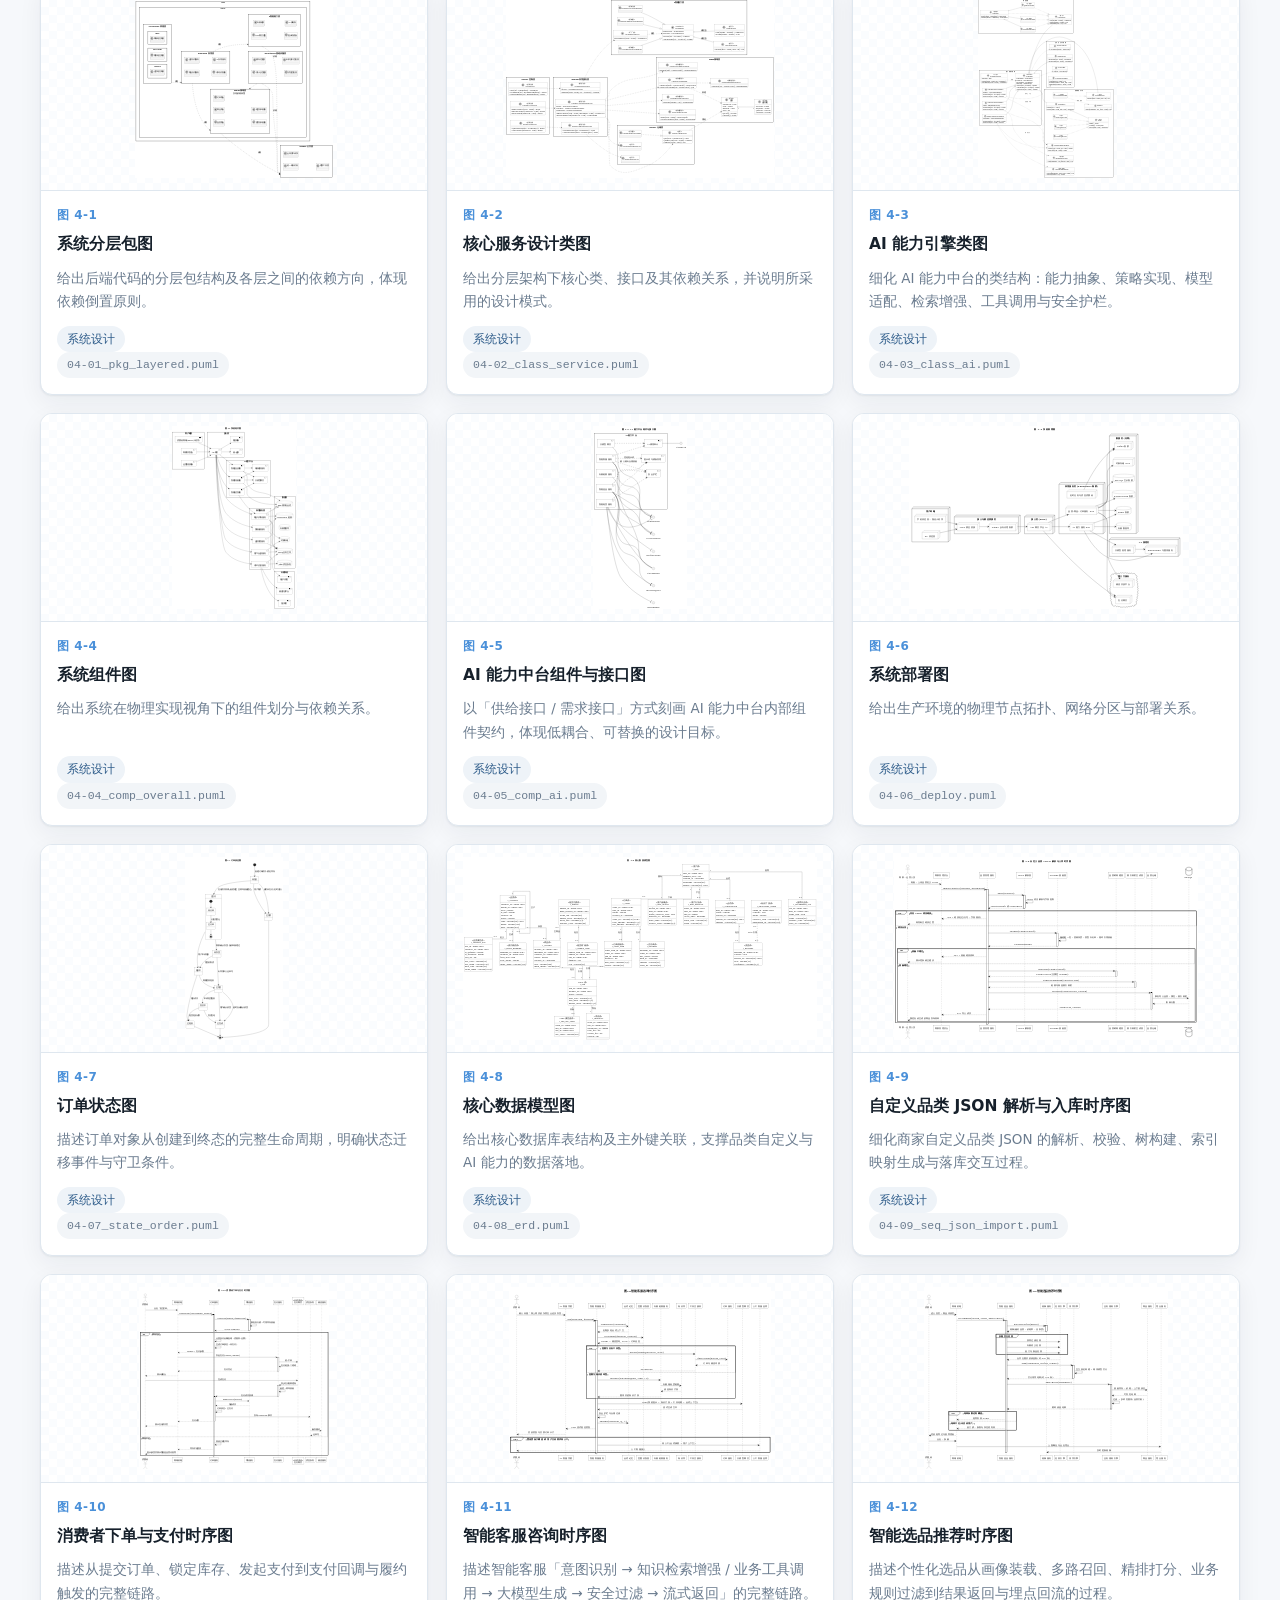
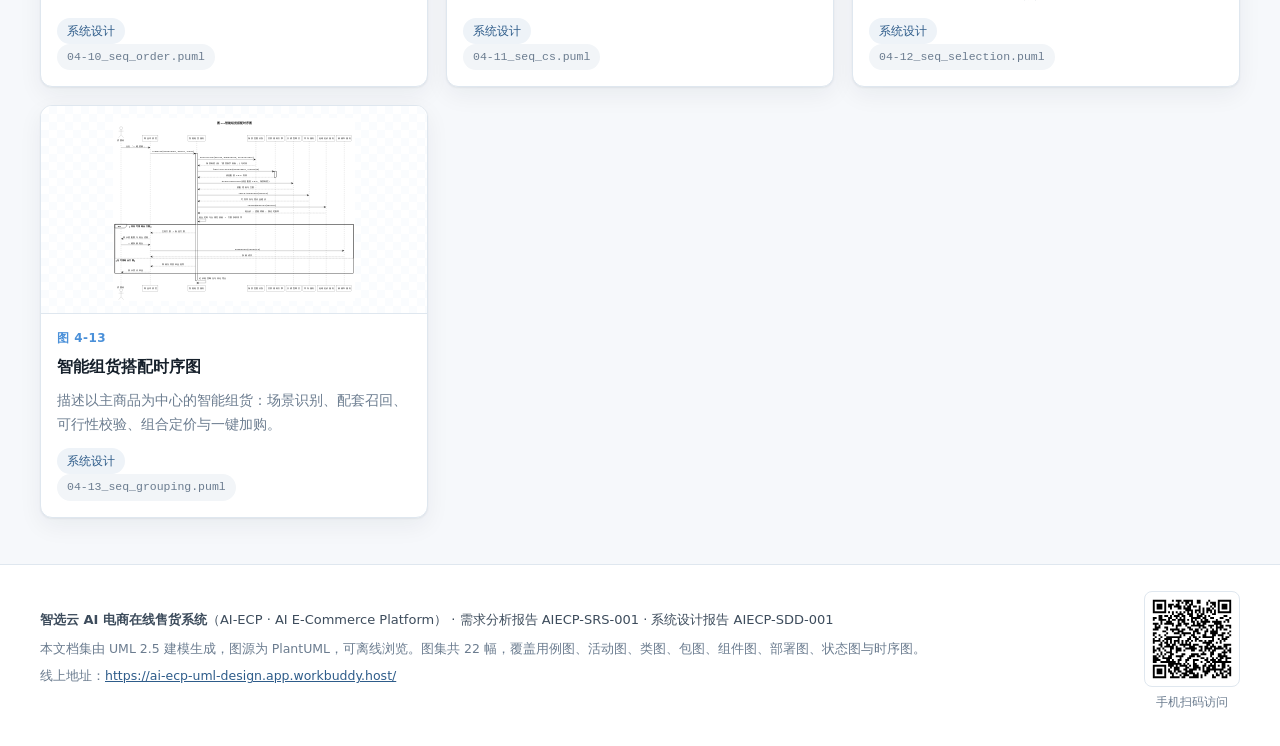
<file: diagrams.html>
<!DOCTYPE html>
<html lang="zh-CN">
<head>
  <meta charset="utf-8" />
  <meta name="viewport" content="width=device-width, initial-scale=1, viewport-fit=cover" />
  <meta name="theme-color" content="#1F4E79" />
  <meta name="description" content="智选云 AI 电商在线售货系统 —— 需求分析与系统设计成果站点，含 22 幅 UML 图与两份正式报告。" />
  <title>UML 图集 · 智选云 AI 电商在线售货系统</title>
  <link rel="stylesheet" href="assets/style.css" />

</head>
<body>

<header class="topbar">
  <div class="wrap topbar-inner">
    <a class="brand" href="index.html">
      <span class="brand-mark">AI</span>
      <span class="brand-text">
        <strong>智选云 AI 电商在线售货系统</strong>
        <em>AI-ECP · AI E-Commerce Platform</em>
      </span>
    </a>
    <input type="checkbox" id="navToggle" class="nav-toggle" hidden />
    <label for="navToggle" class="nav-btn" aria-label="展开导航"><span></span><span></span><span></span></label>
    <nav class="mainnav">
        <a href="index.html">首页</a>
        <a href="requirements.html">需求分析报告</a>
        <a href="design.html">系统设计报告</a>
        <a href="diagrams.html" class="active">UML 图集</a>
    </nav>
  </div>
</header>

<main>
<div class="wrap">
  <section class="page-head">
    <h1>UML 图集</h1>
    <p class="lede">共 <strong>22</strong> 幅图，采用严格 UML 2.5 语义与黑白参考风格绘制。点击任意图可进入查看器，支持缩放、拖动与下载。</p>
    <div class="chips"><button class="chip active" data-filter="all">全部（22）</button>
    <button class="chip" data-filter="需求分析">需求分析（9）</button>
    <button class="chip" data-filter="系统设计">系统设计（13）</button></div>
  </section>

  <div class="dgrid" id="dgrid">
    <figure class="dcard" data-group="需求分析" data-src="diagrams/03-01_uc_overall.svg" data-title="图 3-1 系统总体用例图">
      <div class="dcard-thumb"><img src="diagrams/03-01_uc_overall.svg" alt="图 3-1 系统总体用例图" loading="lazy" /></div>
      <figcaption>
        <span class="fig">图 3-1</span>
        <h3>系统总体用例图</h3>
        <p>以模块级粒度刻画系统边界、参与者与六大服务之间的关系，形成系统功能全景。</p>
        <span class="tag">需求分析</span>
        <span class="tag tag-src">03-01_uc_overall.puml</span>
      </figcaption>
    </figure>
    <figure class="dcard" data-group="需求分析" data-src="diagrams/03-02_uc_consumer.svg" data-title="图 3-2 消费者用例图">
      <div class="dcard-thumb"><img src="diagrams/03-02_uc_consumer.svg" alt="图 3-2 消费者用例图" loading="lazy" /></div>
      <figcaption>
        <span class="fig">图 3-2</span>
        <h3>消费者用例图</h3>
        <p>细化消费者（买家）视角的用例，覆盖交易主线与三项 AI 能力的触达点。</p>
        <span class="tag">需求分析</span>
        <span class="tag tag-src">03-02_uc_consumer.puml</span>
      </figcaption>
    </figure>
    <figure class="dcard" data-group="需求分析" data-src="diagrams/03-03_uc_merchant.svg" data-title="图 3-3 商家与平台管理员用例图">
      <div class="dcard-thumb"><img src="diagrams/03-03_uc_merchant.svg" alt="图 3-3 商家与平台管理员用例图" loading="lazy" /></div>
      <figcaption>
        <span class="fig">图 3-3</span>
        <h3>商家与平台管理员用例图</h3>
        <p>细化供给侧与治理侧的用例，突出「JSON 自定义品类」这一系统特色能力。</p>
        <span class="tag">需求分析</span>
        <span class="tag tag-src">03-03_uc_merchant.puml</span>
      </figcaption>
    </figure>
    <figure class="dcard" data-group="需求分析" data-src="diagrams/03-04_uc_ai.svg" data-title="图 3-4 AI 能力域用例细化图">
      <div class="dcard-thumb"><img src="diagrams/03-04_uc_ai.svg" alt="图 3-4 AI 能力域用例细化图" loading="lazy" /></div>
      <figcaption>
        <span class="fig">图 3-4</span>
        <h3>AI 能力域用例细化图</h3>
        <p>细化智能客服、智能选品、智能组货三项 AI 核心能力的用例构成及 include / extend 关系。</p>
        <span class="tag">需求分析</span>
        <span class="tag tag-src">03-04_uc_ai.puml</span>
      </figcaption>
    </figure>
    <figure class="dcard" data-group="需求分析" data-src="diagrams/03-05_func_tree.svg" data-title="图 3-5 系统功能结构图">
      <div class="dcard-thumb"><img src="diagrams/03-05_func_tree.svg" alt="图 3-5 系统功能结构图" loading="lazy" /></div>
      <figcaption>
        <span class="fig">图 3-5</span>
        <h3>系统功能结构图</h3>
        <p>以工作分解结构形式给出系统的完整功能树，作为功能需求清单的索引。</p>
        <span class="tag">需求分析</span>
        <span class="tag tag-src">03-05_func_tree.puml</span>
      </figcaption>
    </figure>
    <figure class="dcard" data-group="需求分析" data-src="diagrams/03-06_activity_json_import.svg" data-title="图 3-6 JSON 品类定义导入与解析活动图">
      <div class="dcard-thumb"><img src="diagrams/03-06_activity_json_import.svg" alt="图 3-6 JSON 品类定义导入与解析活动图" loading="lazy" /></div>
      <figcaption>
        <span class="fig">图 3-6</span>
        <h3>JSON 品类定义导入与解析活动图</h3>
        <p>描述商家自定义品类 JSON 从提交到落地为可运营品类结构、动态表单与索引映射的完整处理流程。</p>
        <span class="tag">需求分析</span>
        <span class="tag tag-src">03-06_activity_json_import.puml</span>
      </figcaption>
    </figure>
    <figure class="dcard" data-group="需求分析" data-src="diagrams/03-07_activity_selection.svg" data-title="图 3-7 智能选品推荐活动图">
      <div class="dcard-thumb"><img src="diagrams/03-07_activity_selection.svg" alt="图 3-7 智能选品推荐活动图" loading="lazy" /></div>
      <figcaption>
        <span class="fig">图 3-7</span>
        <h3>智能选品推荐活动图</h3>
        <p>描述「画像 → 召回 → 排序 → 规则过滤 → 重排 → 兜底」的智能选品推荐决策链路。</p>
        <span class="tag">需求分析</span>
        <span class="tag tag-src">03-07_activity_selection.puml</span>
      </figcaption>
    </figure>
    <figure class="dcard" data-group="需求分析" data-src="diagrams/03-08_activity_grouping.svg" data-title="图 3-8 智能组货搭配活动图">
      <div class="dcard-thumb"><img src="diagrams/03-08_activity_grouping.svg" alt="图 3-8 智能组货搭配活动图" loading="lazy" /></div>
      <figcaption>
        <span class="fig">图 3-8</span>
        <h3>智能组货搭配活动图</h3>
        <p>描述「场景识别 → 配套召回 → 可行性校验 → 组合定价 → 方案生成」的智能组货流程。</p>
        <span class="tag">需求分析</span>
        <span class="tag tag-src">03-08_activity_grouping.puml</span>
      </figcaption>
    </figure>
    <figure class="dcard" data-group="需求分析" data-src="diagrams/03-09_class_domain.svg" data-title="图 3-9 领域概念类图">
      <div class="dcard-thumb"><img src="diagrams/03-09_class_domain.svg" alt="图 3-9 领域概念类图" loading="lazy" /></div>
      <figcaption>
        <span class="fig">图 3-9</span>
        <h3>领域概念类图</h3>
        <p>从业务视角抽象系统核心领域概念及其静态关系，为后续详细设计提供依据。</p>
        <span class="tag">需求分析</span>
        <span class="tag tag-src">03-09_class_domain.puml</span>
      </figcaption>
    </figure>
    <figure class="dcard" data-group="系统设计" data-src="diagrams/04-01_pkg_layered.svg" data-title="图 4-1 系统分层包图">
      <div class="dcard-thumb"><img src="diagrams/04-01_pkg_layered.svg" alt="图 4-1 系统分层包图" loading="lazy" /></div>
      <figcaption>
        <span class="fig">图 4-1</span>
        <h3>系统分层包图</h3>
        <p>给出后端代码的分层包结构及各层之间的依赖方向，体现依赖倒置原则。</p>
        <span class="tag">系统设计</span>
        <span class="tag tag-src">04-01_pkg_layered.puml</span>
      </figcaption>
    </figure>
    <figure class="dcard" data-group="系统设计" data-src="diagrams/04-02_class_service.svg" data-title="图 4-2 核心服务设计类图">
      <div class="dcard-thumb"><img src="diagrams/04-02_class_service.svg" alt="图 4-2 核心服务设计类图" loading="lazy" /></div>
      <figcaption>
        <span class="fig">图 4-2</span>
        <h3>核心服务设计类图</h3>
        <p>给出分层架构下核心类、接口及其依赖关系，并说明所采用的设计模式。</p>
        <span class="tag">系统设计</span>
        <span class="tag tag-src">04-02_class_service.puml</span>
      </figcaption>
    </figure>
    <figure class="dcard" data-group="系统设计" data-src="diagrams/04-03_class_ai.svg" data-title="图 4-3 AI 能力引擎类图">
      <div class="dcard-thumb"><img src="diagrams/04-03_class_ai.svg" alt="图 4-3 AI 能力引擎类图" loading="lazy" /></div>
      <figcaption>
        <span class="fig">图 4-3</span>
        <h3>AI 能力引擎类图</h3>
        <p>细化 AI 能力中台的类结构：能力抽象、策略实现、模型适配、检索增强、工具调用与安全护栏。</p>
        <span class="tag">系统设计</span>
        <span class="tag tag-src">04-03_class_ai.puml</span>
      </figcaption>
    </figure>
    <figure class="dcard" data-group="系统设计" data-src="diagrams/04-04_comp_overall.svg" data-title="图 4-4 系统组件图">
      <div class="dcard-thumb"><img src="diagrams/04-04_comp_overall.svg" alt="图 4-4 系统组件图" loading="lazy" /></div>
      <figcaption>
        <span class="fig">图 4-4</span>
        <h3>系统组件图</h3>
        <p>给出系统在物理实现视角下的组件划分与依赖关系。</p>
        <span class="tag">系统设计</span>
        <span class="tag tag-src">04-04_comp_overall.puml</span>
      </figcaption>
    </figure>
    <figure class="dcard" data-group="系统设计" data-src="diagrams/04-05_comp_ai.svg" data-title="图 4-5 AI 能力中台组件与接口图">
      <div class="dcard-thumb"><img src="diagrams/04-05_comp_ai.svg" alt="图 4-5 AI 能力中台组件与接口图" loading="lazy" /></div>
      <figcaption>
        <span class="fig">图 4-5</span>
        <h3>AI 能力中台组件与接口图</h3>
        <p>以「供给接口 / 需求接口」方式刻画 AI 能力中台内部组件契约，体现低耦合、可替换的设计目标。</p>
        <span class="tag">系统设计</span>
        <span class="tag tag-src">04-05_comp_ai.puml</span>
      </figcaption>
    </figure>
    <figure class="dcard" data-group="系统设计" data-src="diagrams/04-06_deploy.svg" data-title="图 4-6 系统部署图">
      <div class="dcard-thumb"><img src="diagrams/04-06_deploy.svg" alt="图 4-6 系统部署图" loading="lazy" /></div>
      <figcaption>
        <span class="fig">图 4-6</span>
        <h3>系统部署图</h3>
        <p>给出生产环境的物理节点拓扑、网络分区与部署关系。</p>
        <span class="tag">系统设计</span>
        <span class="tag tag-src">04-06_deploy.puml</span>
      </figcaption>
    </figure>
    <figure class="dcard" data-group="系统设计" data-src="diagrams/04-07_state_order.svg" data-title="图 4-7 订单状态图">
      <div class="dcard-thumb"><img src="diagrams/04-07_state_order.svg" alt="图 4-7 订单状态图" loading="lazy" /></div>
      <figcaption>
        <span class="fig">图 4-7</span>
        <h3>订单状态图</h3>
        <p>描述订单对象从创建到终态的完整生命周期，明确状态迁移事件与守卫条件。</p>
        <span class="tag">系统设计</span>
        <span class="tag tag-src">04-07_state_order.puml</span>
      </figcaption>
    </figure>
    <figure class="dcard" data-group="系统设计" data-src="diagrams/04-08_erd.svg" data-title="图 4-8 核心数据模型图">
      <div class="dcard-thumb"><img src="diagrams/04-08_erd.svg" alt="图 4-8 核心数据模型图" loading="lazy" /></div>
      <figcaption>
        <span class="fig">图 4-8</span>
        <h3>核心数据模型图</h3>
        <p>给出核心数据库表结构及主外键关联，支撑品类自定义与 AI 能力的数据落地。</p>
        <span class="tag">系统设计</span>
        <span class="tag tag-src">04-08_erd.puml</span>
      </figcaption>
    </figure>
    <figure class="dcard" data-group="系统设计" data-src="diagrams/04-09_seq_json_import.svg" data-title="图 4-9 自定义品类 JSON 解析与入库时序图">
      <div class="dcard-thumb"><img src="diagrams/04-09_seq_json_import.svg" alt="图 4-9 自定义品类 JSON 解析与入库时序图" loading="lazy" /></div>
      <figcaption>
        <span class="fig">图 4-9</span>
        <h3>自定义品类 JSON 解析与入库时序图</h3>
        <p>细化商家自定义品类 JSON 的解析、校验、树构建、索引映射生成与落库交互过程。</p>
        <span class="tag">系统设计</span>
        <span class="tag tag-src">04-09_seq_json_import.puml</span>
      </figcaption>
    </figure>
    <figure class="dcard" data-group="系统设计" data-src="diagrams/04-10_seq_order.svg" data-title="图 4-10 消费者下单与支付时序图">
      <div class="dcard-thumb"><img src="diagrams/04-10_seq_order.svg" alt="图 4-10 消费者下单与支付时序图" loading="lazy" /></div>
      <figcaption>
        <span class="fig">图 4-10</span>
        <h3>消费者下单与支付时序图</h3>
        <p>描述从提交订单、锁定库存、发起支付到支付回调与履约触发的完整链路。</p>
        <span class="tag">系统设计</span>
        <span class="tag tag-src">04-10_seq_order.puml</span>
      </figcaption>
    </figure>
    <figure class="dcard" data-group="系统设计" data-src="diagrams/04-11_seq_cs.svg" data-title="图 4-11 智能客服咨询时序图">
      <div class="dcard-thumb"><img src="diagrams/04-11_seq_cs.svg" alt="图 4-11 智能客服咨询时序图" loading="lazy" /></div>
      <figcaption>
        <span class="fig">图 4-11</span>
        <h3>智能客服咨询时序图</h3>
        <p>描述智能客服「意图识别 → 知识检索增强 / 业务工具调用 → 大模型生成 → 安全过滤 → 流式返回」的完整链路。</p>
        <span class="tag">系统设计</span>
        <span class="tag tag-src">04-11_seq_cs.puml</span>
      </figcaption>
    </figure>
    <figure class="dcard" data-group="系统设计" data-src="diagrams/04-12_seq_selection.svg" data-title="图 4-12 智能选品推荐时序图">
      <div class="dcard-thumb"><img src="diagrams/04-12_seq_selection.svg" alt="图 4-12 智能选品推荐时序图" loading="lazy" /></div>
      <figcaption>
        <span class="fig">图 4-12</span>
        <h3>智能选品推荐时序图</h3>
        <p>描述个性化选品从画像装载、多路召回、精排打分、业务规则过滤到结果返回与埋点回流的过程。</p>
        <span class="tag">系统设计</span>
        <span class="tag tag-src">04-12_seq_selection.puml</span>
      </figcaption>
    </figure>
    <figure class="dcard" data-group="系统设计" data-src="diagrams/04-13_seq_grouping.svg" data-title="图 4-13 智能组货搭配时序图">
      <div class="dcard-thumb"><img src="diagrams/04-13_seq_grouping.svg" alt="图 4-13 智能组货搭配时序图" loading="lazy" /></div>
      <figcaption>
        <span class="fig">图 4-13</span>
        <h3>智能组货搭配时序图</h3>
        <p>描述以主商品为中心的智能组货：场景识别、配套召回、可行性校验、组合定价与一键加购。</p>
        <span class="tag">系统设计</span>
        <span class="tag tag-src">04-13_seq_grouping.puml</span>
      </figcaption>
    </figure>
  </div>
</div>
</main>

<footer class="site-footer">
  <div class="wrap footer-grid">
    <div class="footer-text">
      <p><strong>智选云 AI 电商在线售货系统</strong>（AI-ECP · AI E-Commerce Platform） · 需求分析报告 AIECP-SRS-001 · 系统设计报告 AIECP-SDD-001</p>
      <p class="muted">本文档集由 UML 2.5 建模生成，图源为 PlantUML，可离线浏览。图集共 22 幅，覆盖用例图、活动图、类图、包图、组件图、部署图、状态图与时序图。</p>
      <p class="muted">线上地址：<a href="https://ai-ecp-uml-design.app.workbuddy.host/">https://ai-ecp-uml-design.app.workbuddy.host/</a></p>
    </div>
    <div class="qr-mini">
      <img src="assets/qrcode.svg" alt="站点访问二维码" width="104" height="104" />
      <span>手机扫码访问</span>
    </div>
  </div>
</footer>

<script src="assets/app.js"></script>

<div class="viewer" id="viewer" hidden>
  <div class="viewer-bar">
    <span class="viewer-title" id="viewerTitle"></span>
    <div class="viewer-actions">
      <button data-act="zoomout" title="缩小">−</button>
      <button data-act="zoomin" title="放大">＋</button>
      <button data-act="fit" title="适应屏幕">适应</button>
      <button data-act="one" title="原始尺寸">1:1</button>
      <a id="viewerDownload" href="#" download title="下载矢量图">下载</a>
      <button data-act="close" class="close" title="关闭">×</button>
    </div>
  </div>
  <div class="viewer-stage" id="viewerStage">
    <img id="viewerImg" alt="" />
  </div>
</div>

</body>
</html>
</file>
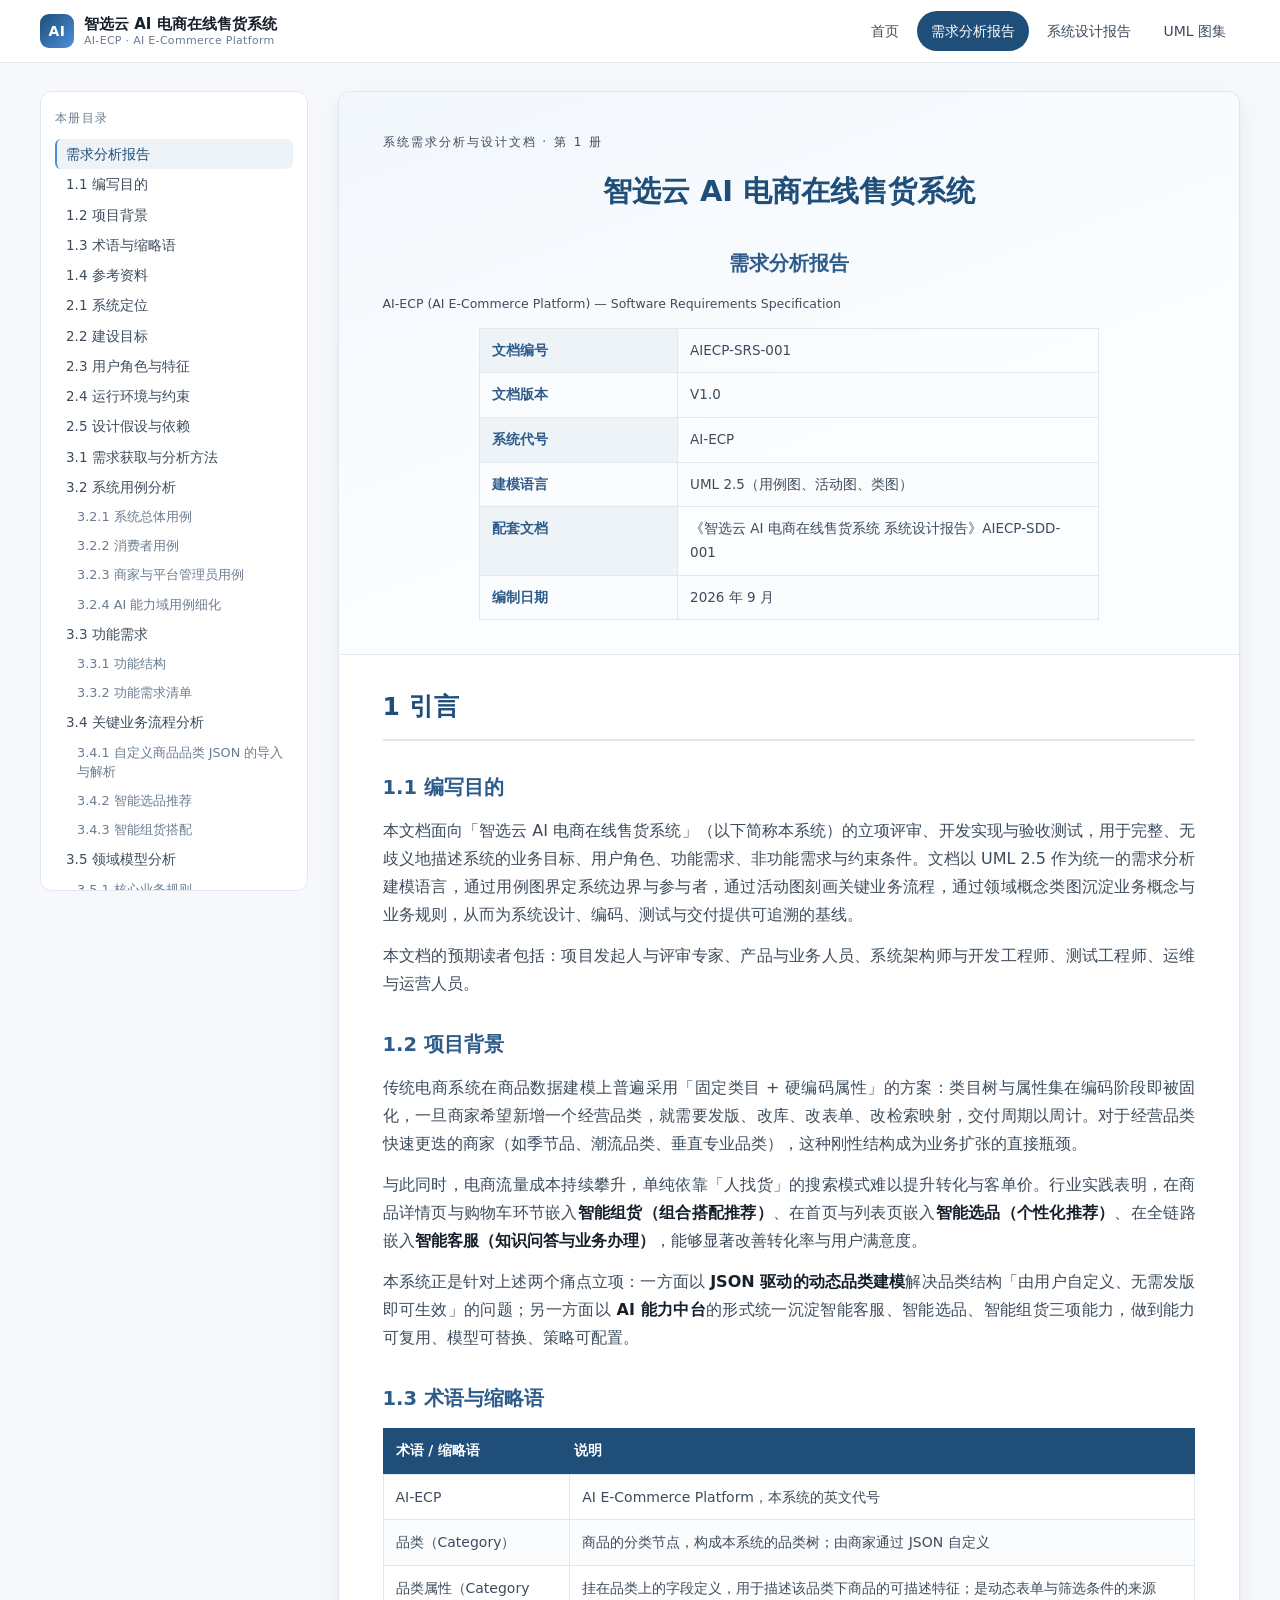
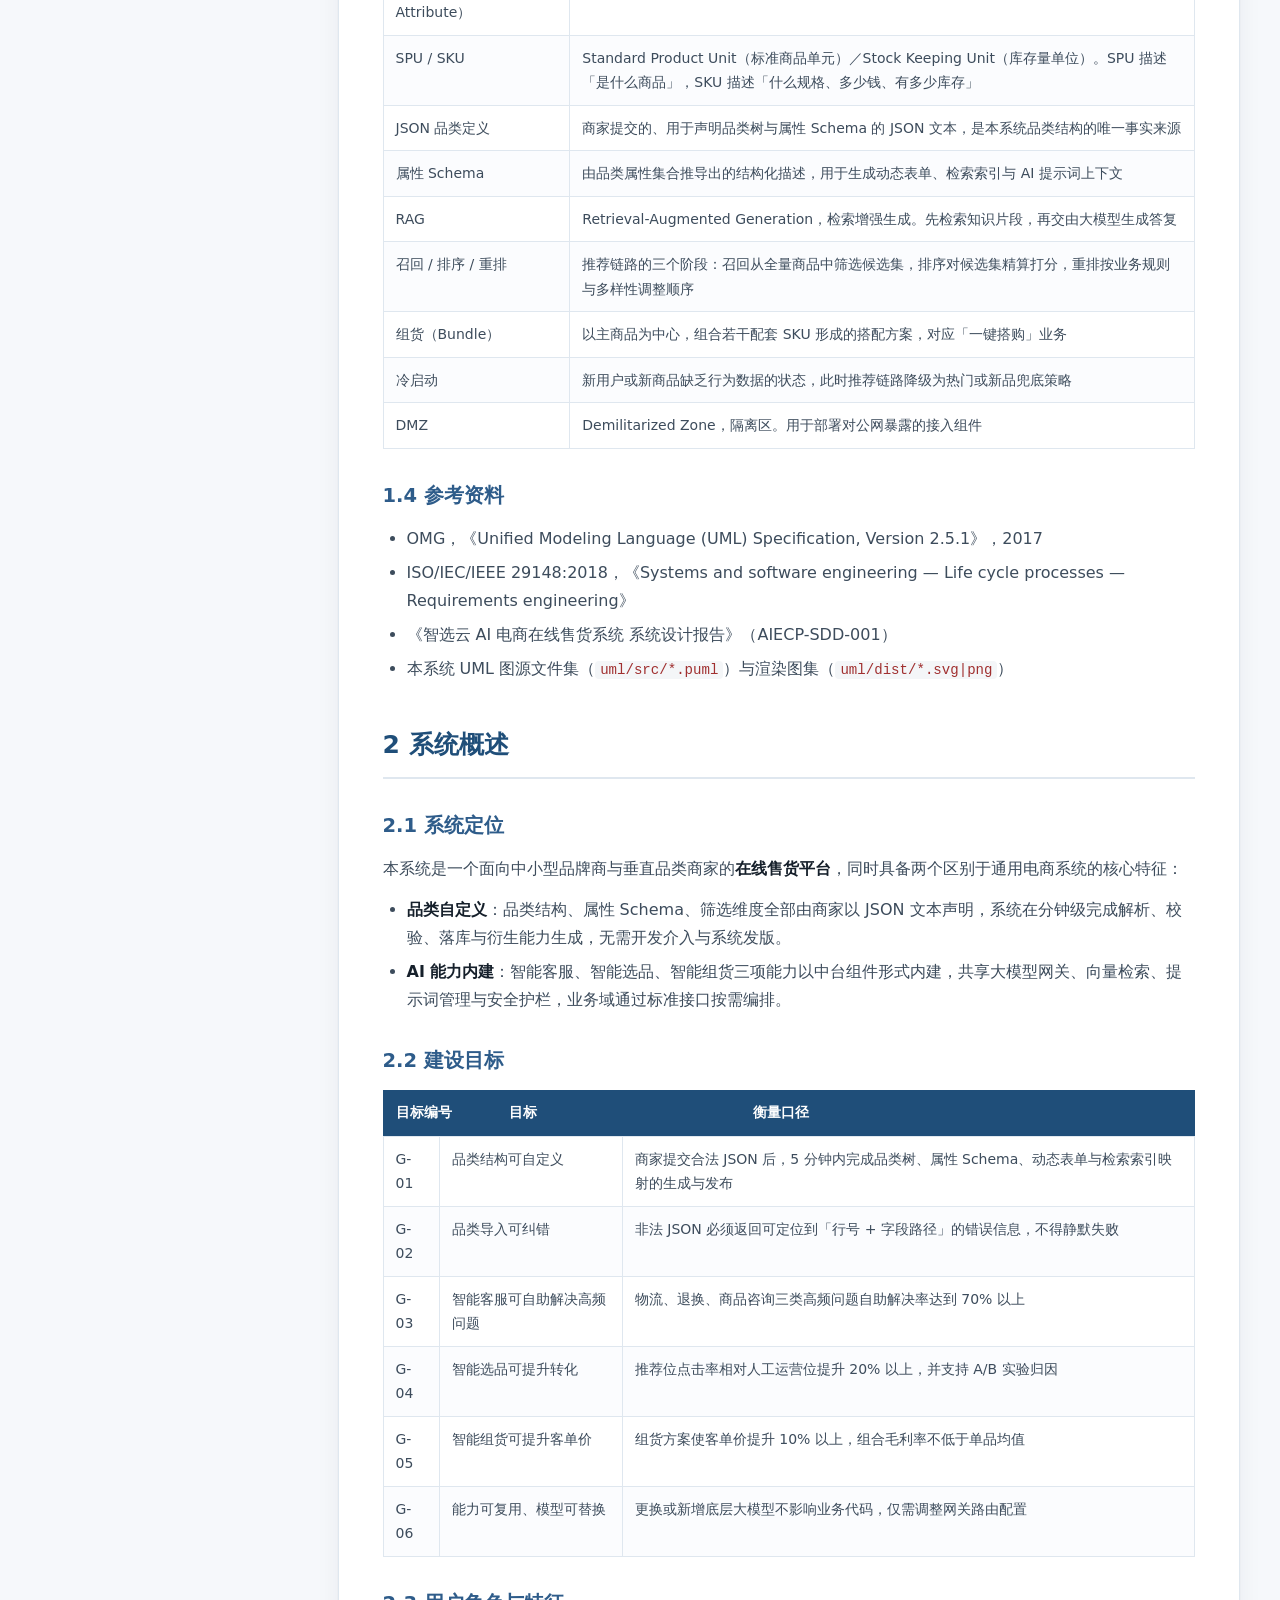
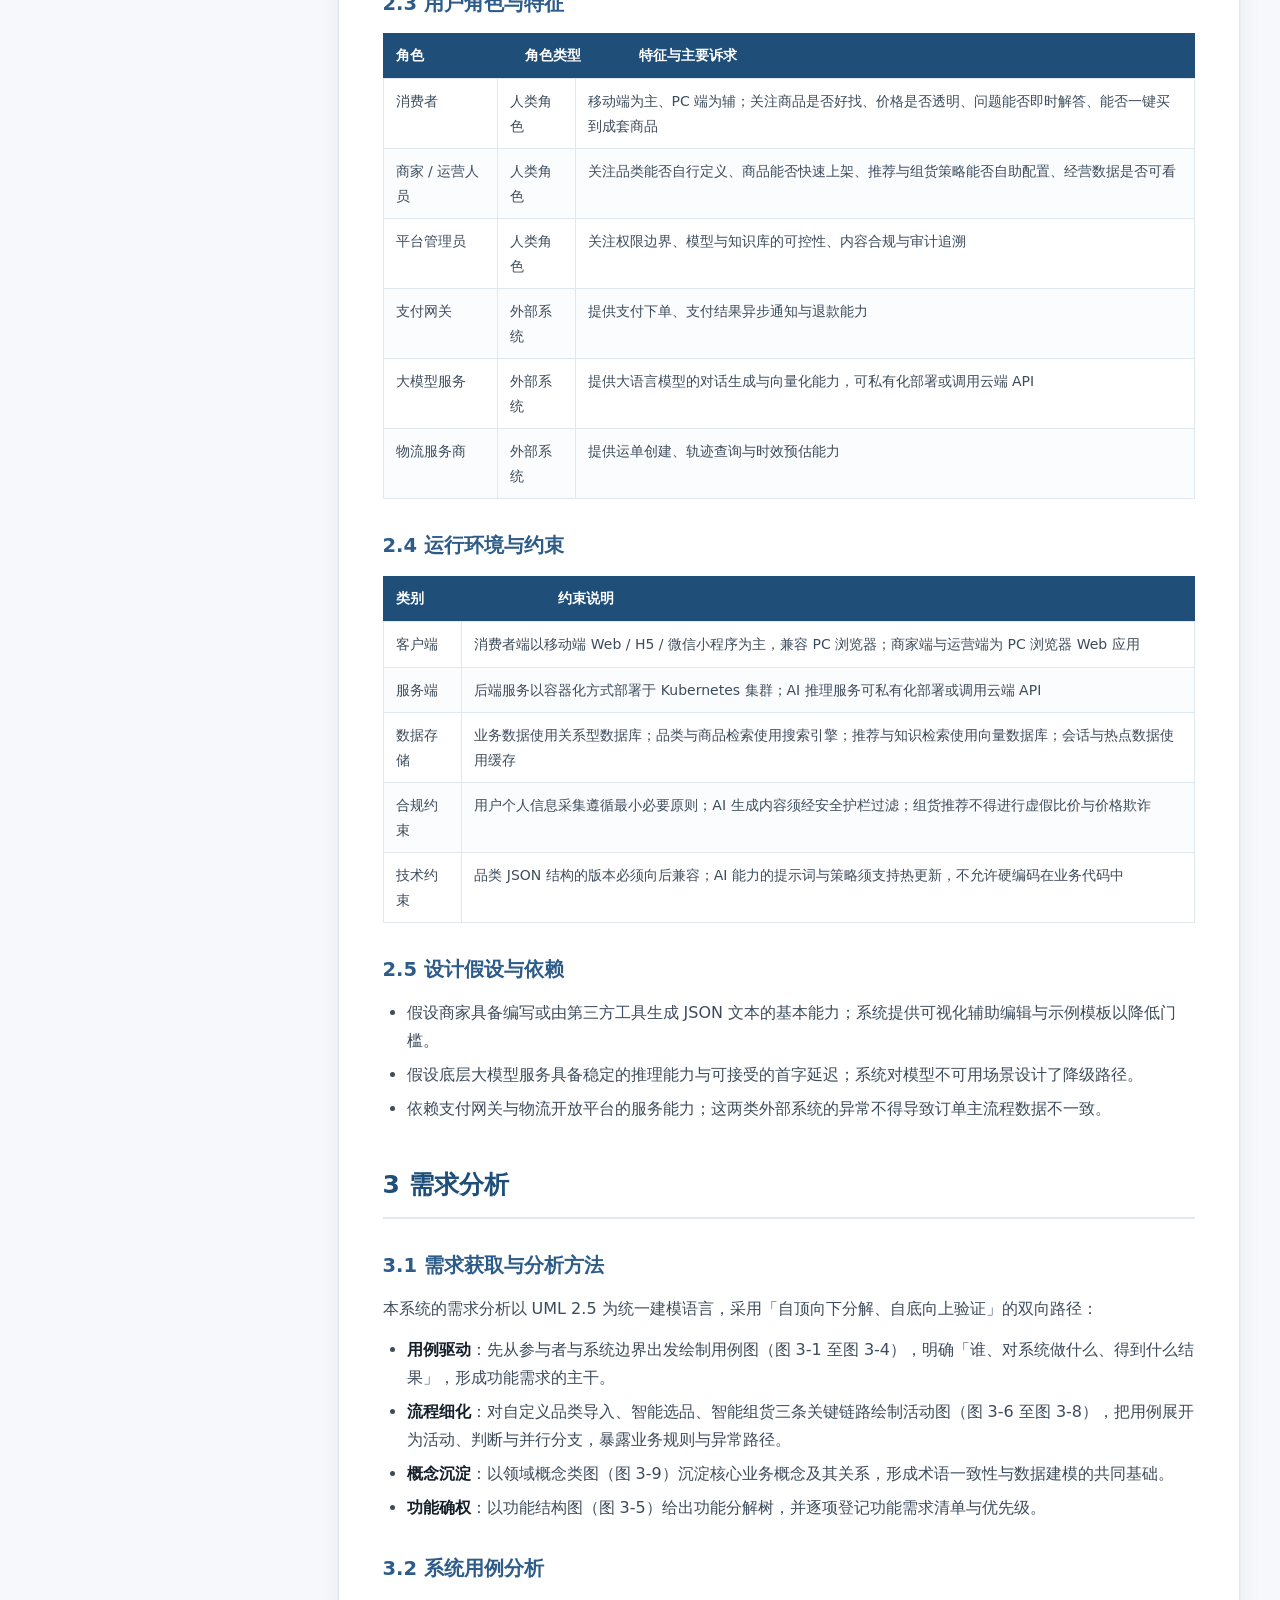
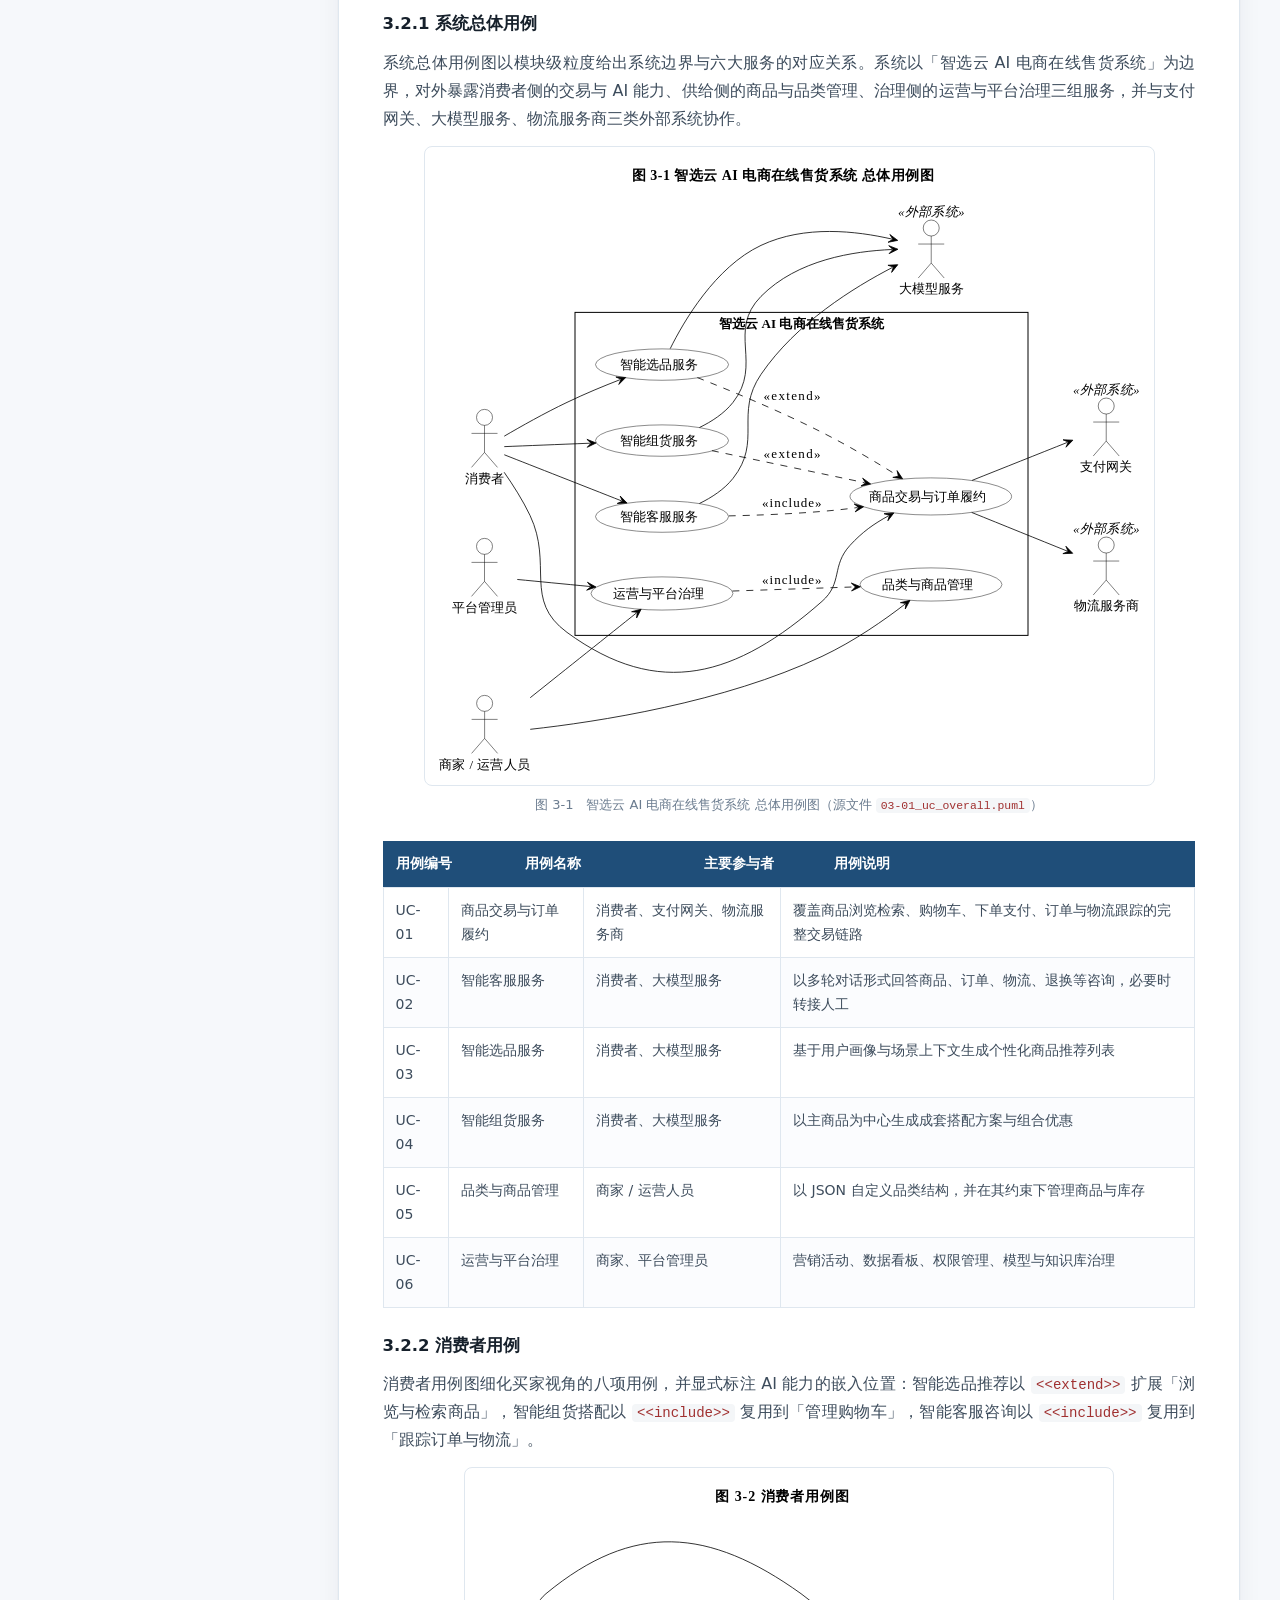
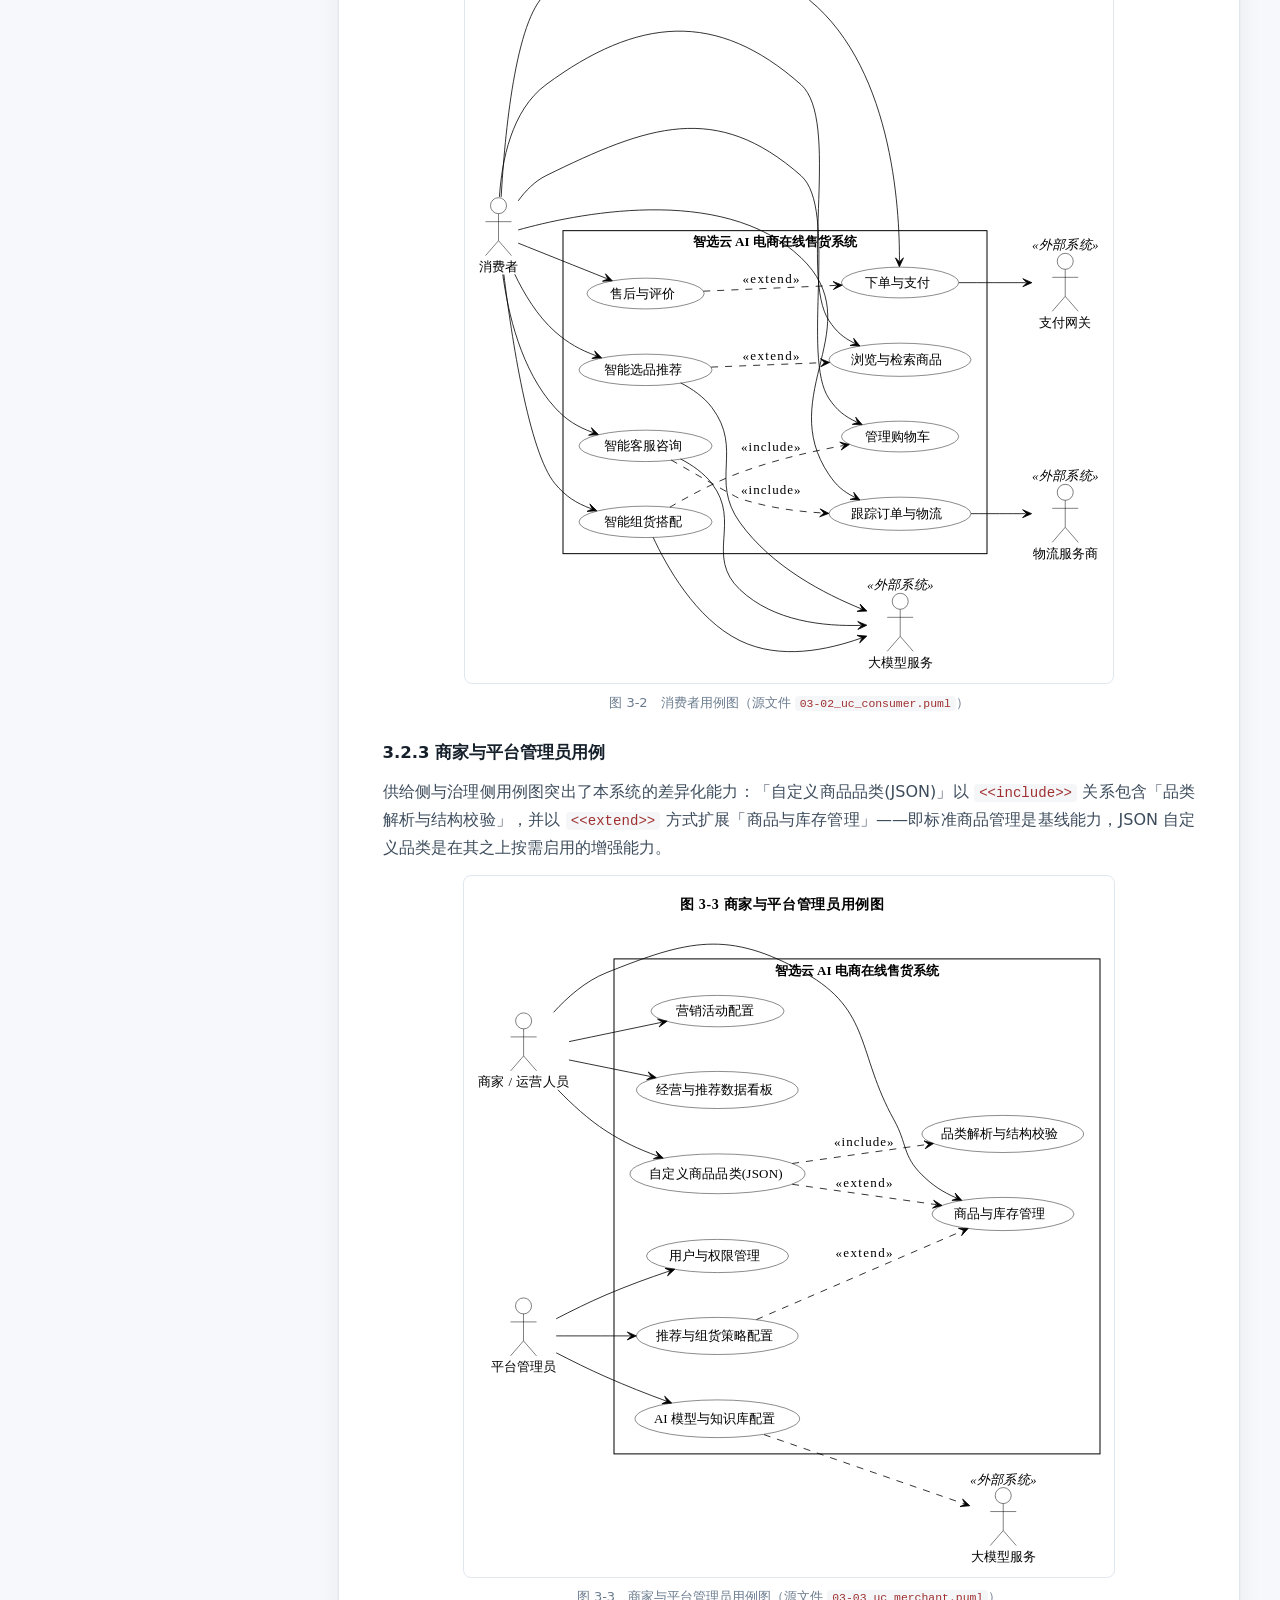
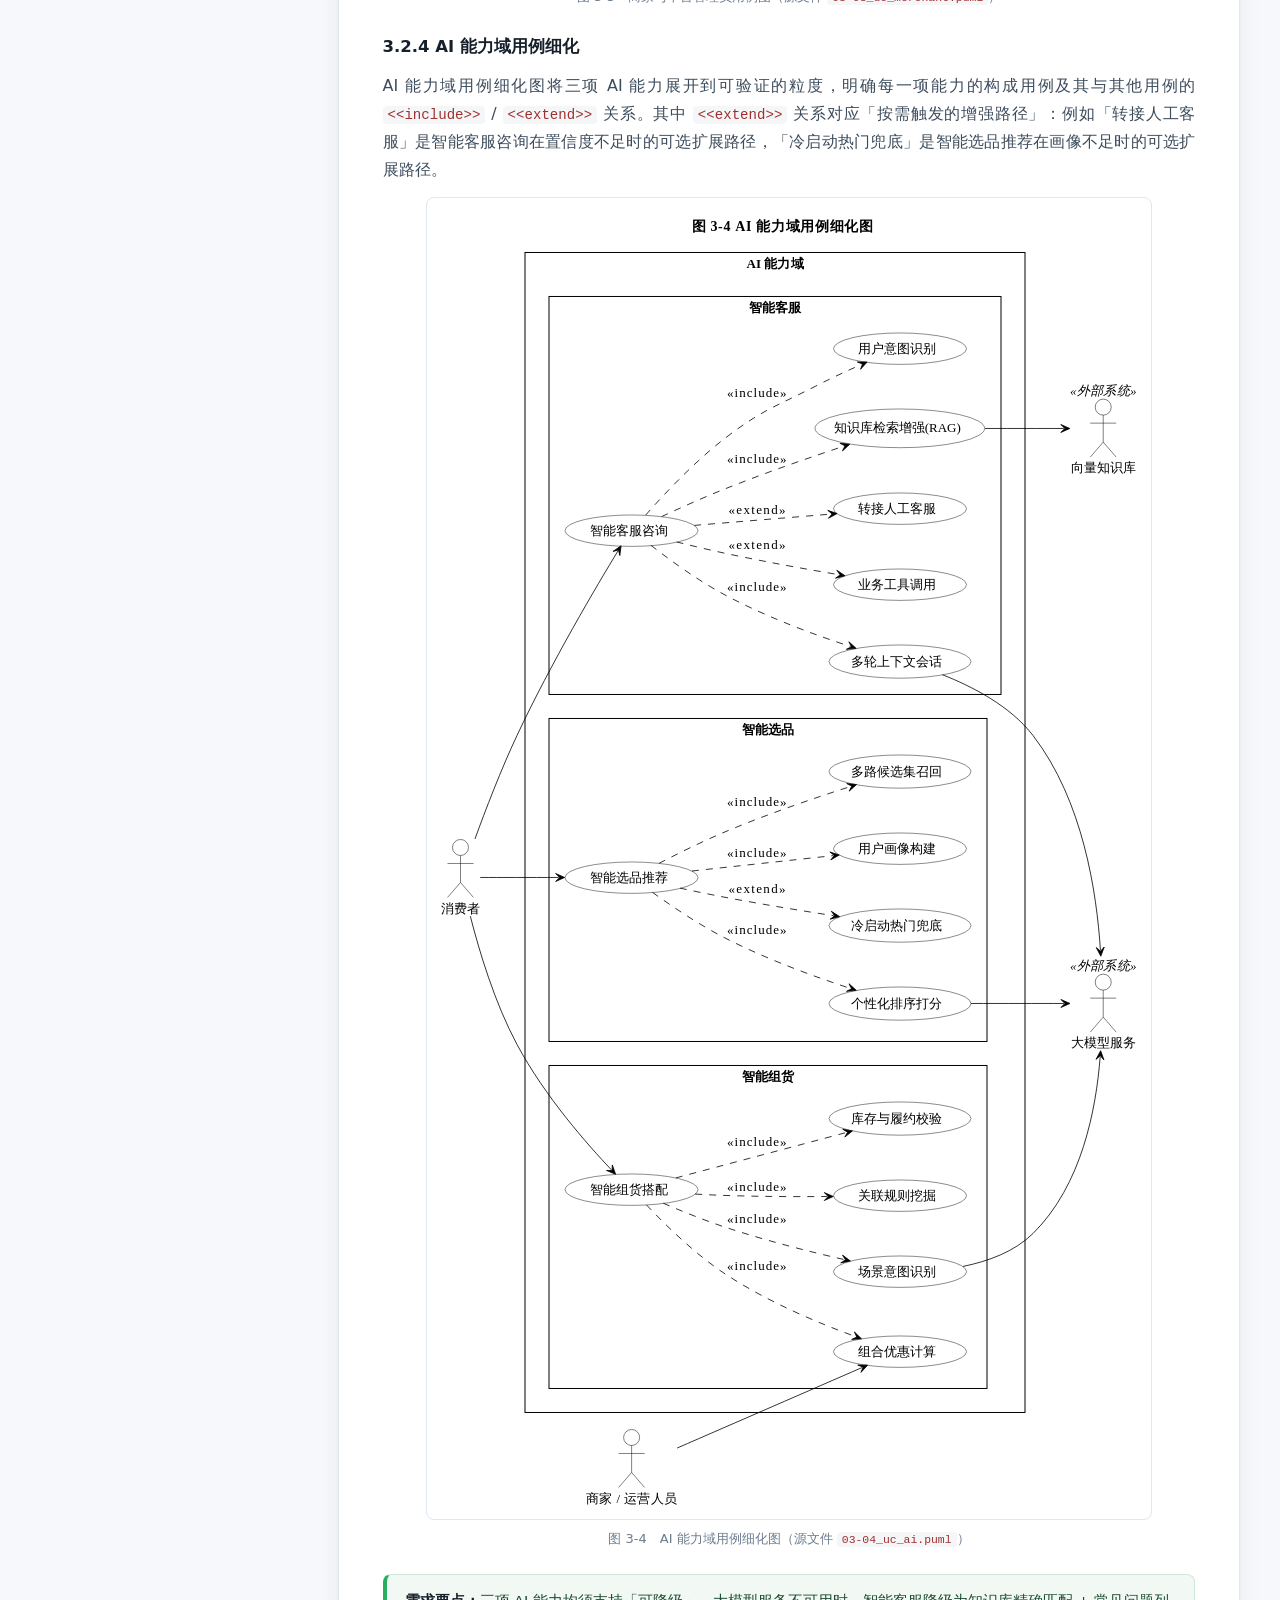
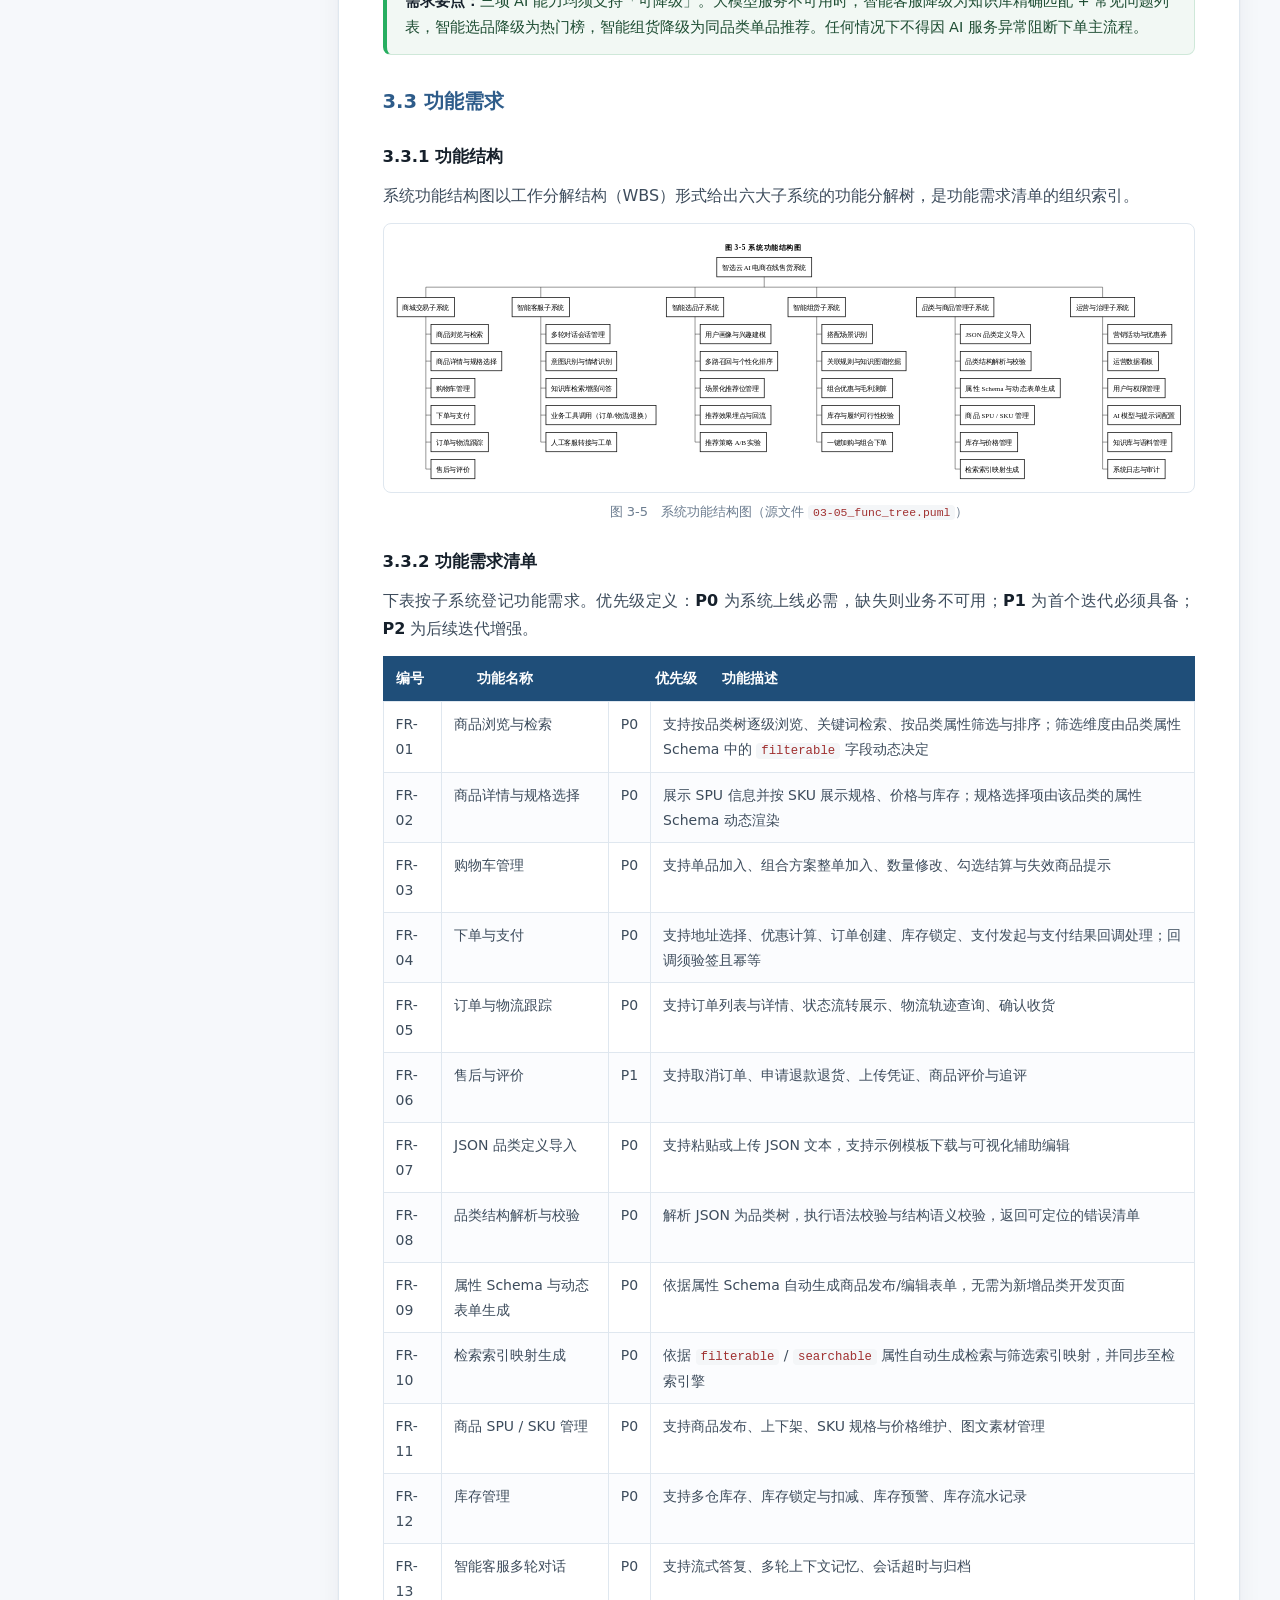
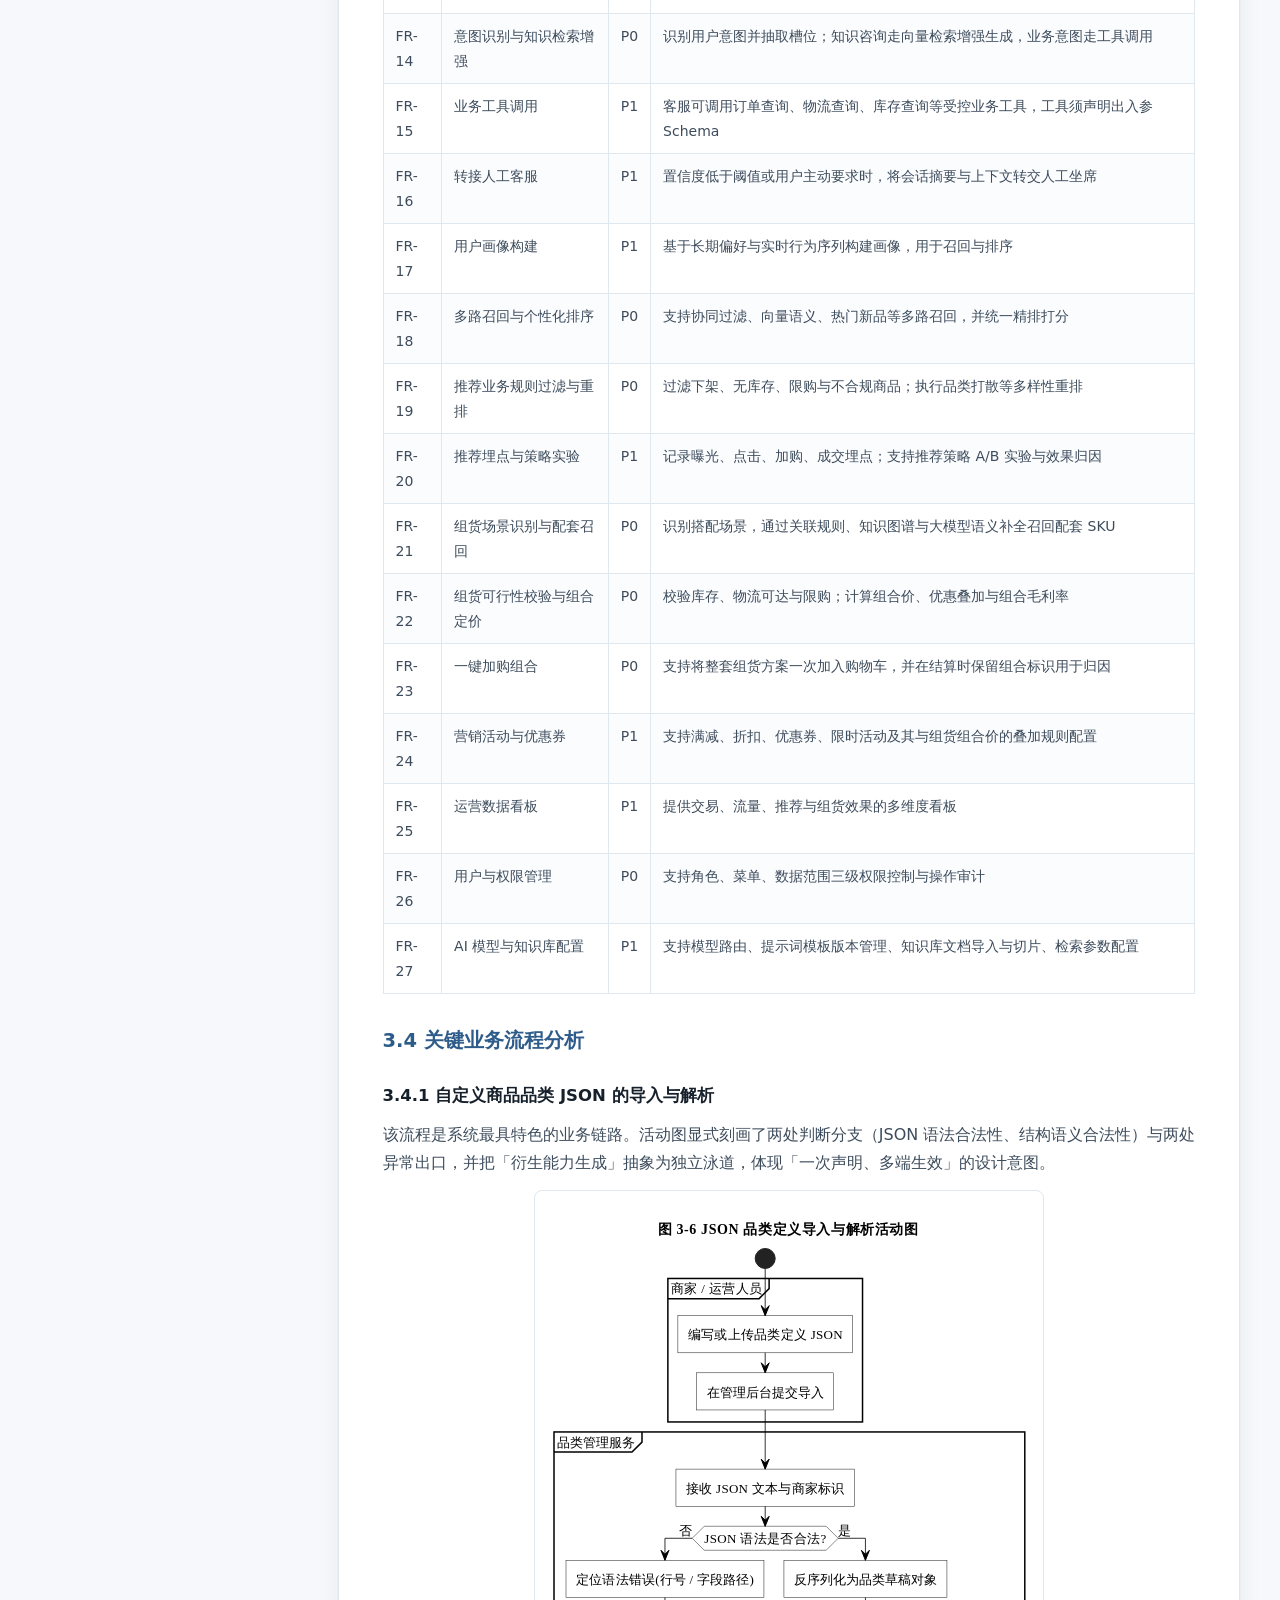
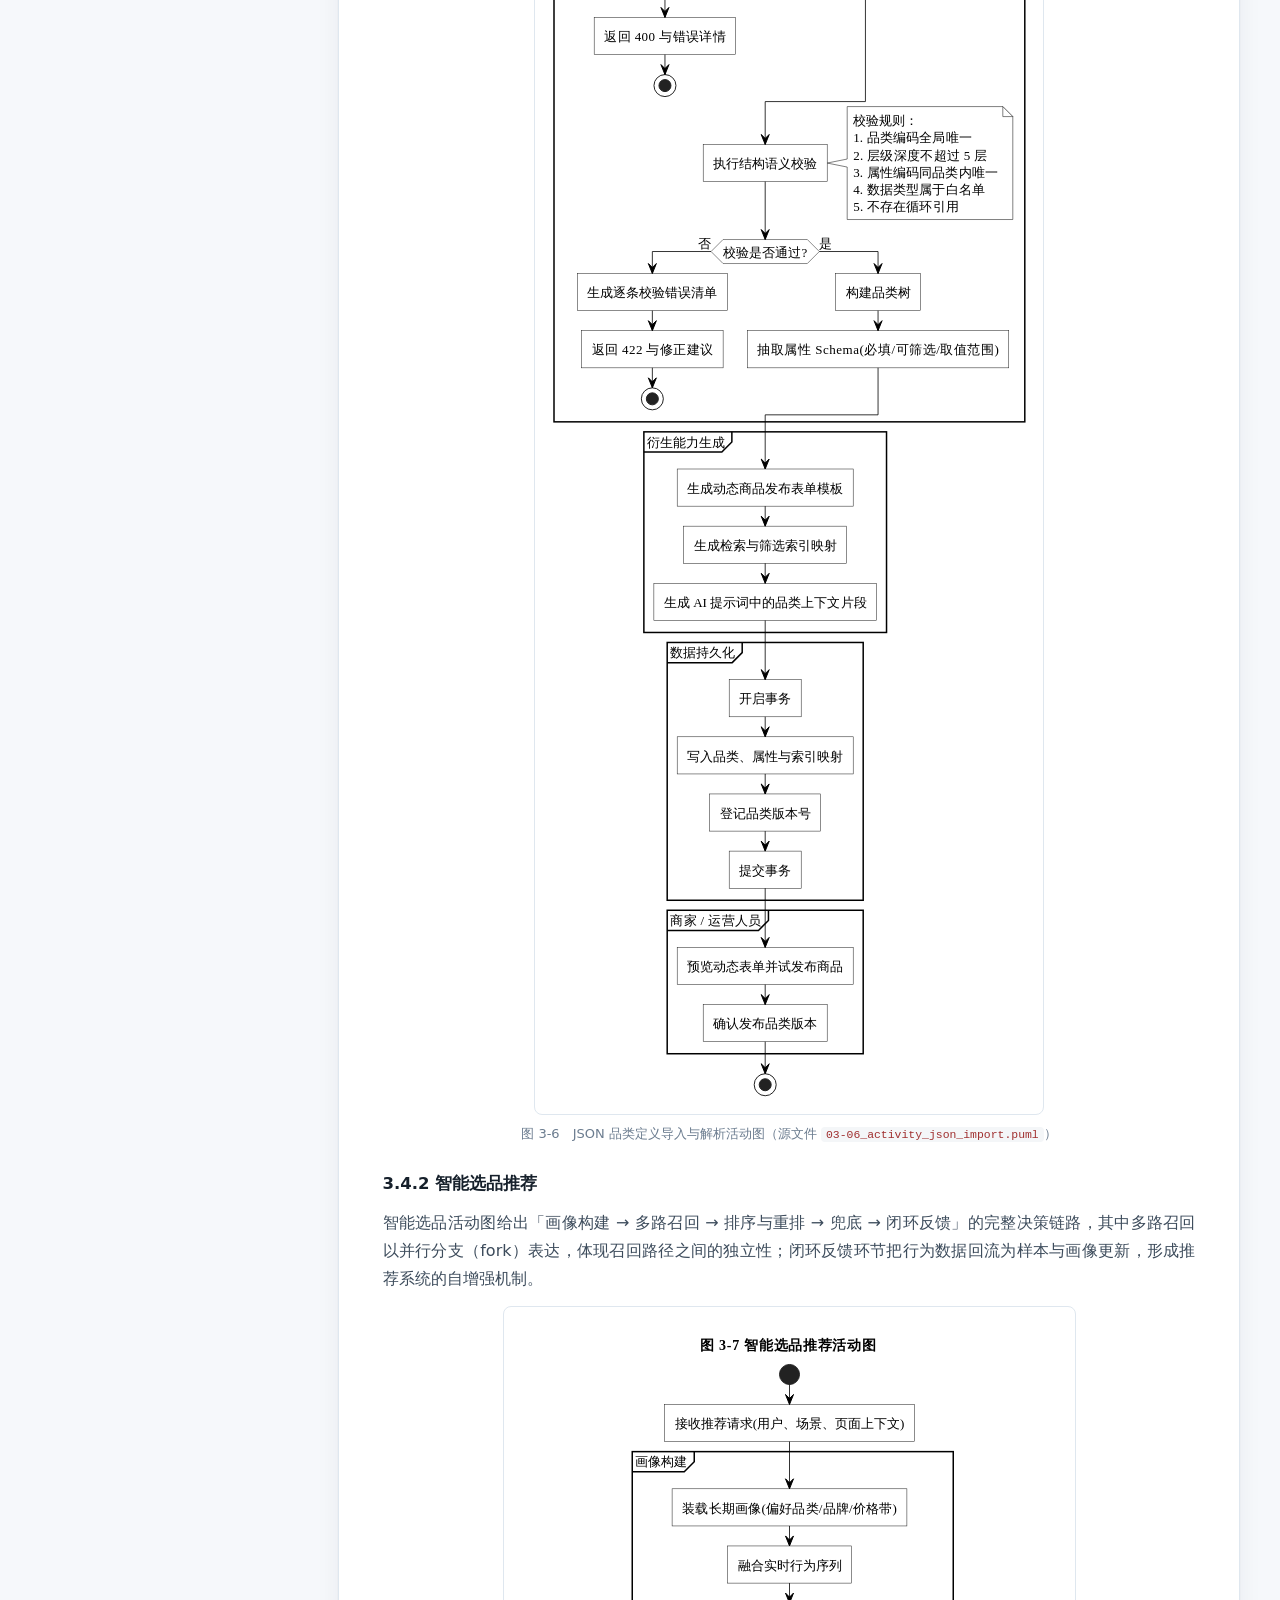
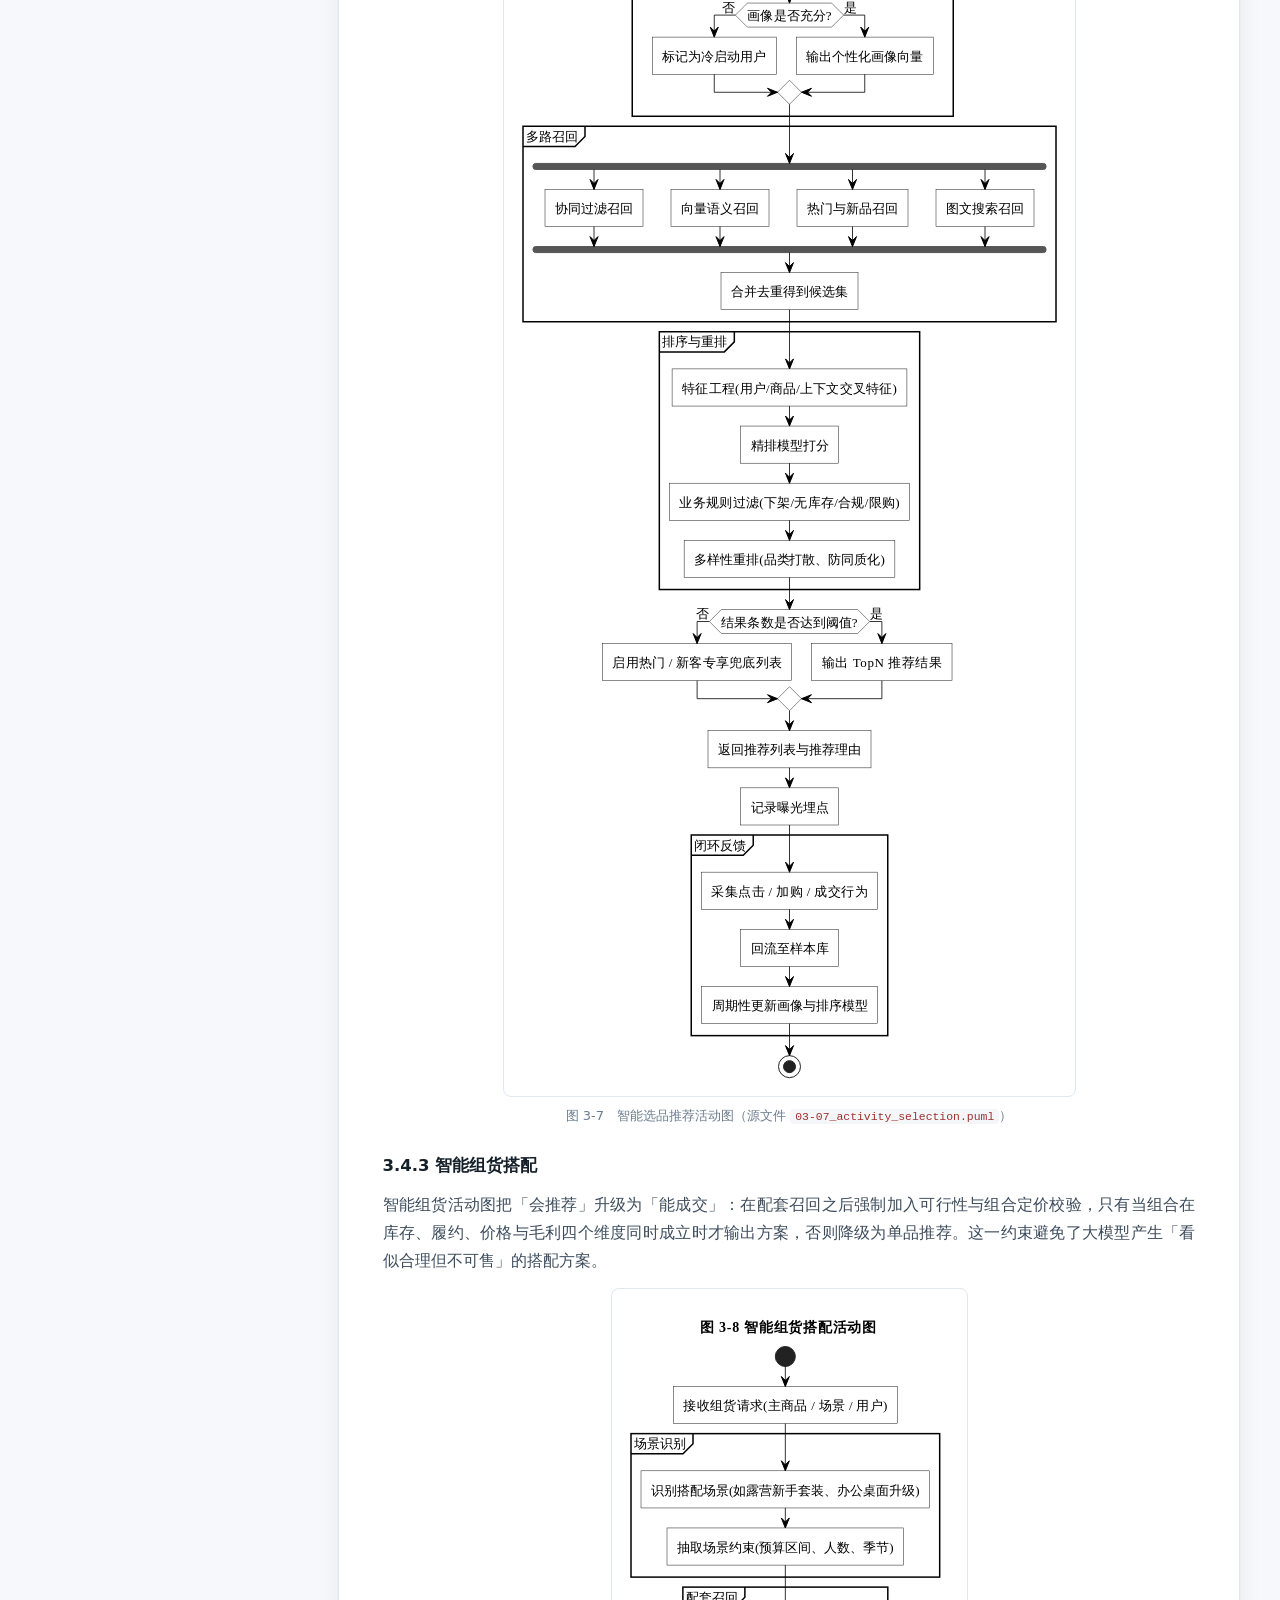
<file: requirements.html>
<!DOCTYPE html>
<html lang="zh-CN">
<head>
  <meta charset="utf-8" />
  <meta name="viewport" content="width=device-width, initial-scale=1, viewport-fit=cover" />
  <meta name="theme-color" content="#1F4E79" />
  <meta name="description" content="智选云 AI 电商在线售货系统 —— 需求分析与系统设计成果站点，含 22 幅 UML 图与两份正式报告。" />
  <title>需求分析报告（在线版） · 智选云 AI 电商在线售货系统</title>
  <link rel="stylesheet" href="assets/style.css" />

</head>
<body>

<header class="topbar">
  <div class="wrap topbar-inner">
    <a class="brand" href="index.html">
      <span class="brand-mark">AI</span>
      <span class="brand-text">
        <strong>智选云 AI 电商在线售货系统</strong>
        <em>AI-ECP · AI E-Commerce Platform</em>
      </span>
    </a>
    <input type="checkbox" id="navToggle" class="nav-toggle" hidden />
    <label for="navToggle" class="nav-btn" aria-label="展开导航"><span></span><span></span><span></span></label>
    <nav class="mainnav">
        <a href="index.html">首页</a>
        <a href="requirements.html" class="active">需求分析报告</a>
        <a href="design.html">系统设计报告</a>
        <a href="diagrams.html">UML 图集</a>
    </nav>
  </div>
</header>

<main>
<div class="wrap report-layout">
  <aside class="toc" id="toc">
    <p class="toc-title">本册目录</p>
    <ul class="toc-list">
      <li class="lvl2"><a href="#需求分析报告">需求分析报告</a></li>
      <li class="lvl2"><a href="#1-1-编写目的">1.1 编写目的</a></li>
      <li class="lvl2"><a href="#1-2-项目背景">1.2 项目背景</a></li>
      <li class="lvl2"><a href="#1-3-术语与缩略语">1.3 术语与缩略语</a></li>
      <li class="lvl2"><a href="#1-4-参考资料">1.4 参考资料</a></li>
      <li class="lvl2"><a href="#2-1-系统定位">2.1 系统定位</a></li>
      <li class="lvl2"><a href="#2-2-建设目标">2.2 建设目标</a></li>
      <li class="lvl2"><a href="#2-3-用户角色与特征">2.3 用户角色与特征</a></li>
      <li class="lvl2"><a href="#2-4-运行环境与约束">2.4 运行环境与约束</a></li>
      <li class="lvl2"><a href="#2-5-设计假设与依赖">2.5 设计假设与依赖</a></li>
      <li class="lvl2"><a href="#3-1-需求获取与分析方法">3.1 需求获取与分析方法</a></li>
      <li class="lvl2"><a href="#3-2-系统用例分析">3.2 系统用例分析</a></li>
      <li class="lvl3"><a href="#3-2-1-系统总体用例">3.2.1 系统总体用例</a></li>
      <li class="lvl3"><a href="#3-2-2-消费者用例">3.2.2 消费者用例</a></li>
      <li class="lvl3"><a href="#3-2-3-商家与平台管理员用例">3.2.3 商家与平台管理员用例</a></li>
      <li class="lvl3"><a href="#3-2-4-AI-能力域用例细化">3.2.4 AI 能力域用例细化</a></li>
      <li class="lvl2"><a href="#3-3-功能需求">3.3 功能需求</a></li>
      <li class="lvl3"><a href="#3-3-1-功能结构">3.3.1 功能结构</a></li>
      <li class="lvl3"><a href="#3-3-2-功能需求清单">3.3.2 功能需求清单</a></li>
      <li class="lvl2"><a href="#3-4-关键业务流程分析">3.4 关键业务流程分析</a></li>
      <li class="lvl3"><a href="#3-4-1-自定义商品品类-JSON-的导入与解析">3.4.1 自定义商品品类 JSON 的导入与解析</a></li>
      <li class="lvl3"><a href="#3-4-2-智能选品推荐">3.4.2 智能选品推荐</a></li>
      <li class="lvl3"><a href="#3-4-3-智能组货搭配">3.4.3 智能组货搭配</a></li>
      <li class="lvl2"><a href="#3-5-领域模型分析">3.5 领域模型分析</a></li>
      <li class="lvl3"><a href="#3-5-1-核心业务规则">3.5.1 核心业务规则</a></li>
      <li class="lvl2"><a href="#3-6-自定义商品品类-JSON-规范">3.6 自定义商品品类 JSON 规范</a></li>
      <li class="lvl3"><a href="#3-6-1-结构说明">3.6.1 结构说明</a></li>
      <li class="lvl3"><a href="#3-6-2-完整示例">3.6.2 完整示例</a></li>
      <li class="lvl3"><a href="#3-6-3-字段说明">3.6.3 字段说明</a></li>
      <li class="lvl3"><a href="#3-6-4-校验规则">3.6.4 校验规则</a></li>
      <li class="lvl2"><a href="#3-7-非功能需求">3.7 非功能需求</a></li>
      <li class="lvl2"><a href="#3-8-需求优先级与验收标准">3.8 需求优先级与验收标准</a></li>
    </ul>
  </aside>
  <article class="doc" id="doc">
<section role="cover">
  <p class="cover-kicker">系统需求分析与设计文档 · 第 1 册</p>
  <h1 class="cover-title">智选云 AI 电商在线售货系统</h1>
  <h2 id="需求分析报告" class="cover-sub">需求分析报告</h2>
  <p class="cover-en">AI-ECP (AI E-Commerce Platform) — Software Requirements Specification</p>
  <table class="cover-meta">
    <tr><td>文档编号</td><td>AIECP-SRS-001</td></tr>
    <tr><td>文档版本</td><td>V1.0</td></tr>
    <tr><td>系统代号</td><td>AI-ECP</td></tr>
    <tr><td>建模语言</td><td>UML 2.5（用例图、活动图、类图）</td></tr>
    <tr><td>配套文档</td><td>《智选云 AI 电商在线售货系统 系统设计报告》AIECP-SDD-001</td></tr>
    <tr><td>编制日期</td><td>2026 年 9 月</td></tr>
  </table>
</section>

<section role="body" data-page-restart="1">

<h1>1 引言</h1>

<h2 id="1-1-编写目的">1.1 编写目的</h2>
<p>本文档面向「智选云 AI 电商在线售货系统」（以下简称本系统）的立项评审、开发实现与验收测试，用于完整、无歧义地描述系统的业务目标、用户角色、功能需求、非功能需求与约束条件。文档以 UML 2.5 作为统一的需求分析建模语言，通过用例图界定系统边界与参与者，通过活动图刻画关键业务流程，通过领域概念类图沉淀业务概念与业务规则，从而为系统设计、编码、测试与交付提供可追溯的基线。</p>
<p>本文档的预期读者包括：项目发起人与评审专家、产品与业务人员、系统架构师与开发工程师、测试工程师、运维与运营人员。</p>

<h2 id="1-2-项目背景">1.2 项目背景</h2>
<p>传统电商系统在商品数据建模上普遍采用「固定类目 + 硬编码属性」的方案：类目树与属性集在编码阶段即被固化，一旦商家希望新增一个经营品类，就需要发版、改库、改表单、改检索映射，交付周期以周计。对于经营品类快速更迭的商家（如季节品、潮流品类、垂直专业品类），这种刚性结构成为业务扩张的直接瓶颈。</p>
<p>与此同时，电商流量成本持续攀升，单纯依靠「人找货」的搜索模式难以提升转化与客单价。行业实践表明，在商品详情页与购物车环节嵌入<strong>智能组货（组合搭配推荐）</strong>、在首页与列表页嵌入<strong>智能选品（个性化推荐）</strong>、在全链路嵌入<strong>智能客服（知识问答与业务办理）</strong>，能够显著改善转化率与用户满意度。</p>
<p>本系统正是针对上述两个痛点立项：一方面以 <strong>JSON 驱动的动态品类建模</strong>解决品类结构「由用户自定义、无需发版即可生效」的问题；另一方面以 <strong>AI 能力中台</strong>的形式统一沉淀智能客服、智能选品、智能组货三项能力，做到能力可复用、模型可替换、策略可配置。</p>

<h2 id="1-3-术语与缩略语">1.3 术语与缩略语</h2>
<table>
  <thead><tr><th style="width:22%">术语 / 缩略语</th><th>说明</th></tr></thead>
  <tbody>
  <tr><td>AI-ECP</td><td>AI E-Commerce Platform，本系统的英文代号</td></tr>
  <tr><td>品类（Category）</td><td>商品的分类节点，构成本系统的品类树；由商家通过 JSON 自定义</td></tr>
  <tr><td>品类属性（Category Attribute）</td><td>挂在品类上的字段定义，用于描述该品类下商品的可描述特征；是动态表单与筛选条件的来源</td></tr>
  <tr><td>SPU / SKU</td><td>Standard Product Unit（标准商品单元）／Stock Keeping Unit（库存量单位）。SPU 描述「是什么商品」，SKU 描述「什么规格、多少钱、有多少库存」</td></tr>
  <tr><td>JSON 品类定义</td><td>商家提交的、用于声明品类树与属性 Schema 的 JSON 文本，是本系统品类结构的唯一事实来源</td></tr>
  <tr><td>属性 Schema</td><td>由品类属性集合推导出的结构化描述，用于生成动态表单、检索索引与 AI 提示词上下文</td></tr>
  <tr><td>RAG</td><td>Retrieval-Augmented Generation，检索增强生成。先检索知识片段，再交由大模型生成答复</td></tr>
  <tr><td>召回 / 排序 / 重排</td><td>推荐链路的三个阶段：召回从全量商品中筛选候选集，排序对候选集精算打分，重排按业务规则与多样性调整顺序</td></tr>
  <tr><td>组货（Bundle）</td><td>以主商品为中心，组合若干配套 SKU 形成的搭配方案，对应「一键搭购」业务</td></tr>
  <tr><td>冷启动</td><td>新用户或新商品缺乏行为数据的状态，此时推荐链路降级为热门或新品兜底策略</td></tr>
  <tr><td>DMZ</td><td>Demilitarized Zone，隔离区。用于部署对公网暴露的接入组件</td></tr>
  </tbody>
</table>

<h2 id="1-4-参考资料">1.4 参考资料</h2>
<ul>
  <li>OMG，《Unified Modeling Language (UML) Specification, Version 2.5.1》，2017</li>
  <li>ISO/IEC/IEEE 29148:2018，《Systems and software engineering — Life cycle processes — Requirements engineering》</li>
  <li>《智选云 AI 电商在线售货系统 系统设计报告》（AIECP-SDD-001）</li>
  <li>本系统 UML 图源文件集（<code>uml/src/*.puml</code>）与渲染图集（<code>uml/dist/*.svg|png</code>）</li>
</ul>

<h1>2 系统概述</h1>

<h2 id="2-1-系统定位">2.1 系统定位</h2>
<p>本系统是一个面向中小型品牌商与垂直品类商家的<strong>在线售货平台</strong>，同时具备两个区别于通用电商系统的核心特征：</p>
<ul>
  <li><strong>品类自定义</strong>：品类结构、属性 Schema、筛选维度全部由商家以 JSON 文本声明，系统在分钟级完成解析、校验、落库与衍生能力生成，无需开发介入与系统发版。</li>
  <li><strong>AI 能力内建</strong>：智能客服、智能选品、智能组货三项能力以中台组件形式内建，共享大模型网关、向量检索、提示词管理与安全护栏，业务域通过标准接口按需编排。</li>
</ul>

<h2 id="2-2-建设目标">2.2 建设目标</h2>
<table>
  <thead><tr><th style="width:14%">目标编号</th><th style="width:30%">目标</th><th>衡量口径</th></tr></thead>
  <tbody>
  <tr><td>G-01</td><td>品类结构可自定义</td><td>商家提交合法 JSON 后，5 分钟内完成品类树、属性 Schema、动态表单与检索索引映射的生成与发布</td></tr>
  <tr><td>G-02</td><td>品类导入可纠错</td><td>非法 JSON 必须返回可定位到「行号 + 字段路径」的错误信息，不得静默失败</td></tr>
  <tr><td>G-03</td><td>智能客服可自助解决高频问题</td><td>物流、退换、商品咨询三类高频问题自助解决率达到 70% 以上</td></tr>
  <tr><td>G-04</td><td>智能选品可提升转化</td><td>推荐位点击率相对人工运营位提升 20% 以上，并支持 A/B 实验归因</td></tr>
  <tr><td>G-05</td><td>智能组货可提升客单价</td><td>组货方案使客单价提升 10% 以上，组合毛利率不低于单品均值</td></tr>
  <tr><td>G-06</td><td>能力可复用、模型可替换</td><td>更换或新增底层大模型不影响业务代码，仅需调整网关路由配置</td></tr>
  </tbody>
</table>

<h2 id="2-3-用户角色与特征">2.3 用户角色与特征</h2>
<table>
  <thead><tr><th style="width:16%">角色</th><th style="width:14%">角色类型</th><th>特征与主要诉求</th></tr></thead>
  <tbody>
  <tr><td>消费者</td><td>人类角色</td><td>移动端为主、PC 端为辅；关注商品是否好找、价格是否透明、问题能否即时解答、能否一键买到成套商品</td></tr>
  <tr><td>商家 / 运营人员</td><td>人类角色</td><td>关注品类能否自行定义、商品能否快速上架、推荐与组货策略能否自助配置、经营数据是否可看</td></tr>
  <tr><td>平台管理员</td><td>人类角色</td><td>关注权限边界、模型与知识库的可控性、内容合规与审计追溯</td></tr>
  <tr><td>支付网关</td><td>外部系统</td><td>提供支付下单、支付结果异步通知与退款能力</td></tr>
  <tr><td>大模型服务</td><td>外部系统</td><td>提供大语言模型的对话生成与向量化能力，可私有化部署或调用云端 API</td></tr>
  <tr><td>物流服务商</td><td>外部系统</td><td>提供运单创建、轨迹查询与时效预估能力</td></tr>
  </tbody>
</table>

<h2 id="2-4-运行环境与约束">2.4 运行环境与约束</h2>
<table>
  <thead><tr><th style="width:20%">类别</th><th>约束说明</th></tr></thead>
  <tbody>
  <tr><td>客户端</td><td>消费者端以移动端 Web / H5 / 微信小程序为主，兼容 PC 浏览器；商家端与运营端为 PC 浏览器 Web 应用</td></tr>
  <tr><td>服务端</td><td>后端服务以容器化方式部署于 Kubernetes 集群；AI 推理服务可私有化部署或调用云端 API</td></tr>
  <tr><td>数据存储</td><td>业务数据使用关系型数据库；品类与商品检索使用搜索引擎；推荐与知识检索使用向量数据库；会话与热点数据使用缓存</td></tr>
  <tr><td>合规约束</td><td>用户个人信息采集遵循最小必要原则；AI 生成内容须经安全护栏过滤；组货推荐不得进行虚假比价与价格欺诈</td></tr>
  <tr><td>技术约束</td><td>品类 JSON 结构的版本必须向后兼容；AI 能力的提示词与策略须支持热更新，不允许硬编码在业务代码中</td></tr>
  </tbody>
</table>

<h2 id="2-5-设计假设与依赖">2.5 设计假设与依赖</h2>
<ul>
  <li>假设商家具备编写或由第三方工具生成 JSON 文本的基本能力；系统提供可视化辅助编辑与示例模板以降低门槛。</li>
  <li>假设底层大模型服务具备稳定的推理能力与可接受的首字延迟；系统对模型不可用场景设计了降级路径。</li>
  <li>依赖支付网关与物流开放平台的服务能力；这两类外部系统的异常不得导致订单主流程数据不一致。</li>
</ul>

<h1>3 需求分析</h1>

<h2 id="3-1-需求获取与分析方法">3.1 需求获取与分析方法</h2>
<p>本系统的需求分析以 UML 2.5 为统一建模语言，采用「自顶向下分解、自底向上验证」的双向路径：</p>
<ul>
  <li><strong>用例驱动</strong>：先从参与者与系统边界出发绘制用例图（图 3-1 至图 3-4），明确「谁、对系统做什么、得到什么结果」，形成功能需求的主干。</li>
  <li><strong>流程细化</strong>：对自定义品类导入、智能选品、智能组货三条关键链路绘制活动图（图 3-6 至图 3-8），把用例展开为活动、判断与并行分支，暴露业务规则与异常路径。</li>
  <li><strong>概念沉淀</strong>：以领域概念类图（图 3-9）沉淀核心业务概念及其关系，形成术语一致性与数据建模的共同基础。</li>
  <li><strong>功能确权</strong>：以功能结构图（图 3-5）给出功能分解树，并逐项登记功能需求清单与优先级。</li>
</ul>

<h2 id="3-2-系统用例分析">3.2 系统用例分析</h2>

<h3 id="3-2-1-系统总体用例">3.2.1 系统总体用例</h3>
<p>系统总体用例图以模块级粒度给出系统边界与六大服务的对应关系。系统以「智选云 AI 电商在线售货系统」为边界，对外暴露消费者侧的交易与 AI 能力、供给侧的商品与品类管理、治理侧的运营与平台治理三组服务，并与支付网关、大模型服务、物流服务商三类外部系统协作。</p>
<img src="diagrams/03-01_uc_overall.svg" alt="图 3-1 系统总体用例图" />
<p class="figcap">图 3-1　智选云 AI 电商在线售货系统 总体用例图（源文件 <code>03-01_uc_overall.puml</code>）</p>

<table>
  <thead><tr><th style="width:16%">用例编号</th><th style="width:22%">用例名称</th><th style="width:16%">主要参与者</th><th>用例说明</th></tr></thead>
  <tbody>
  <tr><td>UC-01</td><td>商品交易与订单履约</td><td>消费者、支付网关、物流服务商</td><td>覆盖商品浏览检索、购物车、下单支付、订单与物流跟踪的完整交易链路</td></tr>
  <tr><td>UC-02</td><td>智能客服服务</td><td>消费者、大模型服务</td><td>以多轮对话形式回答商品、订单、物流、退换等咨询，必要时转接人工</td></tr>
  <tr><td>UC-03</td><td>智能选品服务</td><td>消费者、大模型服务</td><td>基于用户画像与场景上下文生成个性化商品推荐列表</td></tr>
  <tr><td>UC-04</td><td>智能组货服务</td><td>消费者、大模型服务</td><td>以主商品为中心生成成套搭配方案与组合优惠</td></tr>
  <tr><td>UC-05</td><td>品类与商品管理</td><td>商家 / 运营人员</td><td>以 JSON 自定义品类结构，并在其约束下管理商品与库存</td></tr>
  <tr><td>UC-06</td><td>运营与平台治理</td><td>商家、平台管理员</td><td>营销活动、数据看板、权限管理、模型与知识库治理</td></tr>
  </tbody>
</table>

<h3 id="3-2-2-消费者用例">3.2.2 消费者用例</h3>
<p>消费者用例图细化买家视角的八项用例，并显式标注 AI 能力的嵌入位置：智能选品推荐以 <code>&lt;&lt;extend&gt;&gt;</code> 扩展「浏览与检索商品」，智能组货搭配以 <code>&lt;&lt;include&gt;&gt;</code> 复用到「管理购物车」，智能客服咨询以 <code>&lt;&lt;include&gt;&gt;</code> 复用到「跟踪订单与物流」。</p>
<img src="diagrams/03-02_uc_consumer.svg" alt="图 3-2 消费者用例图" />
<p class="figcap">图 3-2　消费者用例图（源文件 <code>03-02_uc_consumer.puml</code>）</p>

<h3 id="3-2-3-商家与平台管理员用例">3.2.3 商家与平台管理员用例</h3>
<p>供给侧与治理侧用例图突出了本系统的差异化能力：「自定义商品品类(JSON)」以 <code>&lt;&lt;include&gt;&gt;</code> 关系包含「品类解析与结构校验」，并以 <code>&lt;&lt;extend&gt;&gt;</code> 方式扩展「商品与库存管理」——即标准商品管理是基线能力，JSON 自定义品类是在其之上按需启用的增强能力。</p>
<img src="diagrams/03-03_uc_merchant.svg" alt="图 3-3 商家与平台管理员用例图" />
<p class="figcap">图 3-3　商家与平台管理员用例图（源文件 <code>03-03_uc_merchant.puml</code>）</p>

<h3 id="3-2-4-AI-能力域用例细化">3.2.4 AI 能力域用例细化</h3>
<p>AI 能力域用例细化图将三项 AI 能力展开到可验证的粒度，明确每一项能力的构成用例及其与其他用例的 <code>&lt;&lt;include&gt;&gt;</code> / <code>&lt;&lt;extend&gt;&gt;</code> 关系。其中 <code>&lt;&lt;extend&gt;&gt;</code> 关系对应「按需触发的增强路径」：例如「转接人工客服」是智能客服咨询在置信度不足时的可选扩展路径，「冷启动热门兜底」是智能选品推荐在画像不足时的可选扩展路径。</p>
<img src="diagrams/03-04_uc_ai.svg" alt="图 3-4 AI 能力域用例细化图" />
<p class="figcap">图 3-4　AI 能力域用例细化图（源文件 <code>03-04_uc_ai.puml</code>）</p>

<div data-component="callout">
<strong>需求要点：</strong>三项 AI 能力均须支持「可降级」。大模型服务不可用时，智能客服降级为知识库精确匹配 + 常见问题列表，智能选品降级为热门榜，智能组货降级为同品类单品推荐。任何情况下不得因 AI 服务异常阻断下单主流程。
</div>

<h2 id="3-3-功能需求">3.3 功能需求</h2>

<h3 id="3-3-1-功能结构">3.3.1 功能结构</h3>
<p>系统功能结构图以工作分解结构（WBS）形式给出六大子系统的功能分解树，是功能需求清单的组织索引。</p>
<img src="diagrams/03-05_func_tree.svg" alt="图 3-5 系统功能结构图" />
<p class="figcap">图 3-5　系统功能结构图（源文件 <code>03-05_func_tree.puml</code>）</p>

<h3 id="3-3-2-功能需求清单">3.3.2 功能需求清单</h3>
<p>下表按子系统登记功能需求。优先级定义：<strong>P0</strong> 为系统上线必需，缺失则业务不可用；<strong>P1</strong> 为首个迭代必须具备；<strong>P2</strong> 为后续迭代增强。</p>
<table>
  <thead><tr><th style="width:10%">编号</th><th style="width:22%">功能名称</th><th style="width:8%">优先级</th><th>功能描述</th></tr></thead>
  <tbody>
  <tr><td>FR-01</td><td>商品浏览与检索</td><td>P0</td><td>支持按品类树逐级浏览、关键词检索、按品类属性筛选与排序；筛选维度由品类属性 Schema 中的 <code>filterable</code> 字段动态决定</td></tr>
  <tr><td>FR-02</td><td>商品详情与规格选择</td><td>P0</td><td>展示 SPU 信息并按 SKU 展示规格、价格与库存；规格选择项由该品类的属性 Schema 动态渲染</td></tr>
  <tr><td>FR-03</td><td>购物车管理</td><td>P0</td><td>支持单品加入、组合方案整单加入、数量修改、勾选结算与失效商品提示</td></tr>
  <tr><td>FR-04</td><td>下单与支付</td><td>P0</td><td>支持地址选择、优惠计算、订单创建、库存锁定、支付发起与支付结果回调处理；回调须验签且幂等</td></tr>
  <tr><td>FR-05</td><td>订单与物流跟踪</td><td>P0</td><td>支持订单列表与详情、状态流转展示、物流轨迹查询、确认收货</td></tr>
  <tr><td>FR-06</td><td>售后与评价</td><td>P1</td><td>支持取消订单、申请退款退货、上传凭证、商品评价与追评</td></tr>
  <tr><td>FR-07</td><td>JSON 品类定义导入</td><td>P0</td><td>支持粘贴或上传 JSON 文本，支持示例模板下载与可视化辅助编辑</td></tr>
  <tr><td>FR-08</td><td>品类结构解析与校验</td><td>P0</td><td>解析 JSON 为品类树，执行语法校验与结构语义校验，返回可定位的错误清单</td></tr>
  <tr><td>FR-09</td><td>属性 Schema 与动态表单生成</td><td>P0</td><td>依据属性 Schema 自动生成商品发布/编辑表单，无需为新增品类开发页面</td></tr>
  <tr><td>FR-10</td><td>检索索引映射生成</td><td>P0</td><td>依据 <code>filterable</code> / <code>searchable</code> 属性自动生成检索与筛选索引映射，并同步至检索引擎</td></tr>
  <tr><td>FR-11</td><td>商品 SPU / SKU 管理</td><td>P0</td><td>支持商品发布、上下架、SKU 规格与价格维护、图文素材管理</td></tr>
  <tr><td>FR-12</td><td>库存管理</td><td>P0</td><td>支持多仓库存、库存锁定与扣减、库存预警、库存流水记录</td></tr>
  <tr><td>FR-13</td><td>智能客服多轮对话</td><td>P0</td><td>支持流式答复、多轮上下文记忆、会话超时与归档</td></tr>
  <tr><td>FR-14</td><td>意图识别与知识检索增强</td><td>P0</td><td>识别用户意图并抽取槽位；知识咨询走向量检索增强生成，业务意图走工具调用</td></tr>
  <tr><td>FR-15</td><td>业务工具调用</td><td>P1</td><td>客服可调用订单查询、物流查询、库存查询等受控业务工具，工具须声明出入参 Schema</td></tr>
  <tr><td>FR-16</td><td>转接人工客服</td><td>P1</td><td>置信度低于阈值或用户主动要求时，将会话摘要与上下文转交人工坐席</td></tr>
  <tr><td>FR-17</td><td>用户画像构建</td><td>P1</td><td>基于长期偏好与实时行为序列构建画像，用于召回与排序</td></tr>
  <tr><td>FR-18</td><td>多路召回与个性化排序</td><td>P0</td><td>支持协同过滤、向量语义、热门新品等多路召回，并统一精排打分</td></tr>
  <tr><td>FR-19</td><td>推荐业务规则过滤与重排</td><td>P0</td><td>过滤下架、无库存、限购与不合规商品；执行品类打散等多样性重排</td></tr>
  <tr><td>FR-20</td><td>推荐埋点与策略实验</td><td>P1</td><td>记录曝光、点击、加购、成交埋点；支持推荐策略 A/B 实验与效果归因</td></tr>
  <tr><td>FR-21</td><td>组货场景识别与配套召回</td><td>P0</td><td>识别搭配场景，通过关联规则、知识图谱与大模型语义补全召回配套 SKU</td></tr>
  <tr><td>FR-22</td><td>组货可行性校验与组合定价</td><td>P0</td><td>校验库存、物流可达与限购；计算组合价、优惠叠加与组合毛利率</td></tr>
  <tr><td>FR-23</td><td>一键加购组合</td><td>P0</td><td>支持将整套组货方案一次加入购物车，并在结算时保留组合标识用于归因</td></tr>
  <tr><td>FR-24</td><td>营销活动与优惠券</td><td>P1</td><td>支持满减、折扣、优惠券、限时活动及其与组货组合价的叠加规则配置</td></tr>
  <tr><td>FR-25</td><td>运营数据看板</td><td>P1</td><td>提供交易、流量、推荐与组货效果的多维度看板</td></tr>
  <tr><td>FR-26</td><td>用户与权限管理</td><td>P0</td><td>支持角色、菜单、数据范围三级权限控制与操作审计</td></tr>
  <tr><td>FR-27</td><td>AI 模型与知识库配置</td><td>P1</td><td>支持模型路由、提示词模板版本管理、知识库文档导入与切片、检索参数配置</td></tr>
  </tbody>
</table>

<h2 id="3-4-关键业务流程分析">3.4 关键业务流程分析</h2>

<h3 id="3-4-1-自定义商品品类-JSON-的导入与解析">3.4.1 自定义商品品类 JSON 的导入与解析</h3>
<p>该流程是系统最具特色的业务链路。活动图显式刻画了两处判断分支（JSON 语法合法性、结构语义合法性）与两处异常出口，并把「衍生能力生成」抽象为独立泳道，体现「一次声明、多端生效」的设计意图。</p>
<img src="diagrams/03-06_activity_json_import.svg" alt="图 3-6 JSON 品类定义导入与解析活动图" />
<p class="figcap">图 3-6　JSON 品类定义导入与解析活动图（源文件 <code>03-06_activity_json_import.puml</code>）</p>

<h3 id="3-4-2-智能选品推荐">3.4.2 智能选品推荐</h3>
<p>智能选品活动图给出「画像构建 → 多路召回 → 排序与重排 → 兜底 → 闭环反馈」的完整决策链路，其中多路召回以并行分支（fork）表达，体现召回路径之间的独立性；闭环反馈环节把行为数据回流为样本与画像更新，形成推荐系统的自增强机制。</p>
<img src="diagrams/03-07_activity_selection.svg" alt="图 3-7 智能选品推荐活动图" />
<p class="figcap">图 3-7　智能选品推荐活动图（源文件 <code>03-07_activity_selection.puml</code>）</p>

<h3 id="3-4-3-智能组货搭配">3.4.3 智能组货搭配</h3>
<p>智能组货活动图把「会推荐」升级为「能成交」：在配套召回之后强制加入可行性与组合定价校验，只有当组合在库存、履约、价格与毛利四个维度同时成立时才输出方案，否则降级为单品推荐。这一约束避免了大模型产生「看似合理但不可售」的搭配方案。</p>
<img src="diagrams/03-08_activity_grouping.svg" alt="图 3-8 智能组货搭配活动图" />
<p class="figcap">图 3-8　智能组货搭配活动图（源文件 <code>03-08_activity_grouping.puml</code>）</p>

<h2 id="3-5-领域模型分析">3.5 领域模型分析</h2>
<p>领域概念类图从业务视角抽象出「用户与商家」「品类体系」「商品与库存」「交易」「AI 能力」五个概念域，共 22 个核心概念。其中「品类 — 品类属性」的强组合关系是动态品类建模的语义基础：品类属性不能脱离品类独立存在，其生命周期随品类版本一同演进。</p>
<img src="diagrams/03-09_class_domain.svg" alt="图 3-9 领域概念类图" />
<p class="figcap">图 3-9　领域概念类图（源文件 <code>03-09_class_domain.puml</code>）</p>

<h3 id="3-5-1-核心业务规则">3.5.1 核心业务规则</h3>
<table>
  <thead><tr><th style="width:12%">规则编号</th><th style="width:24%">适用对象</th><th>规则描述</th></tr></thead>
  <tbody>
  <tr><td>BR-01</td><td>品类</td><td>品类编码在商家范围内全局唯一；品类树的层级深度不超过 5 层</td></tr>
  <tr><td>BR-02</td><td>品类</td><td>仅叶子品类允许挂载商品；非叶子品类不得直接发布商品</td></tr>
  <tr><td>BR-03</td><td>品类属性</td><td>同一品类内属性编码唯一；子品类自动继承父品类属性，且可新增不可覆盖</td></tr>
  <tr><td>BR-04</td><td>品类属性</td><td>属性数据类型必须属于白名单：字符串、整数、小数、布尔、枚举、日期、多值枚举、富文本、图片</td></tr>
  <tr><td>BR-05</td><td>商品与 SKU</td><td>SKU 的售卖价格不得超过其市场价；同一 SPU 下 SKU 的规格组合不得重复</td></tr>
  <tr><td>BR-06</td><td>库存</td><td>库存扣减必须满足「可用量 = 总量 − 锁定量 ≥ 需求量」，且以行级锁保证并发安全</td></tr>
  <tr><td>BR-07</td><td>订单</td><td>订单状态流转必须符合订单状态机；已支付订单的取消必须先经退款流程</td></tr>
  <tr><td>BR-08</td><td>支付</td><td>支付回调必须验签且幂等；同一支付单重复回调只允许产生一次状态变更</td></tr>
  <tr><td>BR-09</td><td>智能选品</td><td>推荐结果中不得出现已下架、无库存或超出限购数量的商品</td></tr>
  <tr><td>BR-10</td><td>智能选品</td><td>推荐结果须满足多样性约束：同一叶子品类占比不超过结果条数的 50%</td></tr>
  <tr><td>BR-11</td><td>智能组货</td><td>组货方案必须包含至少 2 个 SKU；组合中每个 SKU 均须可售且在可送达范围内</td></tr>
  <tr><td>BR-12</td><td>智能组货</td><td>组合毛利率不得低于该主商品的单品毛利率；否则该方案不予输出</td></tr>
  <tr><td>BR-13</td><td>智能客服</td><td>答复内容须经安全护栏过滤；涉及金额、时效承诺等敏感表述须以业务系统返回值而非模型生成为准</td></tr>
  <tr><td>BR-14</td><td>智能客服</td><td>会话上下文保留最近 10 轮对话；超出部分须压缩为摘要后参与提示词构建</td></tr>
  </tbody>
</table>

<h2 id="3-6-自定义商品品类-JSON-规范">3.6 自定义商品品类 JSON 规范</h2>
<p>本节定义商家提交的品类定义 JSON 规范，是该能力的需求契约。</p>

<h3 id="3-6-1-结构说明">3.6.1 结构说明</h3>
<p>品类定义 JSON 采用嵌套结构：顶层为 <code>schemaVersion</code> 与唯一根品类 <code>category</code>；每个品类节点包含编码、名称、排序、属性列表与子品类列表。属性在层级上可继承，子品类自动获得父品类属性。</p>

<h3 id="3-6-2-完整示例">3.6.2 完整示例</h3>
<pre>{
  "schemaVersion": "1.0",
  "category": {
    "code": "HOME_APPLIANCE",
    "name": "家用电器",
    "sort": 10,
    "attributes": [
      { "code": "brand", "name": "品牌", "dataType": "string",
        "required": true, "filterable": true, "searchable": true },
      { "code": "energyLevel", "name": "能效等级", "dataType": "enum",
        "options": ["一级", "二级", "三级"], "required": true, "filterable": true },
      { "code": "warrantyYears", "name": "整机保修年限", "dataType": "integer",
        "unit": "年", "range": [1, 10], "required": false, "filterable": true }
    ],
    "children": [
      {
        "code": "HOME_APPLIANCE_KITCHEN",
        "name": "厨房电器",
        "sort": 20,
        "attributes": [
          { "code": "capacity", "name": "容量", "dataType": "decimal",
            "unit": "L", "range": [0.5, 60], "required": false, "filterable": true }
        ],
        "children": [
          {
            "code": "HOME_APPLIANCE_KITCHEN_RICE_COOKER",
            "name": "电饭煲",
            "sort": 21,
            "attributes": [
              { "code": "innerPot", "name": "内胆材质", "dataType": "enum",
                "options": ["铝合金", "不锈钢", "陶瓷", "铸铁"],
                "required": true, "filterable": true },
              { "code": "keepWarmHours", "name": "保温时长", "dataType": "integer",
                "unit": "小时", "range": [0, 48], "required": false, "filterable": true }
            ]
          }
        ]
      },
      {
        "code": "HOME_APPLIANCE_CLEANING",
        "name": "清洁电器",
        "sort": 30,
        "attributes": [
          { "code": "suctionPower", "name": "吸力", "dataType": "integer",
            "unit": "Pa", "range": [1000, 40000], "required": false, "filterable": true }
        ]
      }
    ]
  }
}</pre>

<h3 id="3-6-3-字段说明">3.6.3 字段说明</h3>
<table>
  <thead><tr><th style="width:16%">字段</th><th style="width:12%">类型</th><th style="width:10%">必填</th><th>说明</th></tr></thead>
  <tbody>
  <tr><td>schemaVersion</td><td>字符串</td><td>是</td><td>规范版本号，当前支持 <code>1.0</code>；解析器按版本选择兼容策略</td></tr>
  <tr><td>category.code</td><td>字符串</td><td>是</td><td>品类编码，建议大写下划线风格；同一商家范围内唯一，解析后作为检索与权限的作用域键</td></tr>
  <tr><td>category.name</td><td>字符串</td><td>是</td><td>品类显示名称，长度不超过 64 字符</td></tr>
  <tr><td>category.sort</td><td>整数</td><td>否</td><td>同级排序值，升序排列，缺省为 0</td></tr>
  <tr><td>category.attributes[]</td><td>数组</td><td>否</td><td>该品类的属性定义列表；缺省表示该品类不新增属性</td></tr>
  <tr><td>attributes[].code</td><td>字符串</td><td>是</td><td>属性编码，同一品类内唯一；解析后作为动态表单字段名与索引字段名</td></tr>
  <tr><td>attributes[].name</td><td>字符串</td><td>是</td><td>属性显示名称</td></tr>
  <tr><td>attributes[].dataType</td><td>枚举</td><td>是</td><td>数据类型，取值 <code>string / integer / decimal / boolean / enum / multiEnum / date / text / image</code></td></tr>
  <tr><td>attributes[].required</td><td>布尔</td><td>否</td><td>是否必填，缺省 <code>false</code>；为 <code>true</code> 时商品发布必须提供该属性</td></tr>
  <tr><td>attributes[].filterable</td><td>布尔</td><td>否</td><td>是否作为检索筛选维度，缺省 <code>false</code>；为 <code>true</code> 时生成索引映射</td></tr>
  <tr><td>attributes[].searchable</td><td>布尔</td><td>否</td><td>是否参与全文检索，缺省 <code>false</code></td></tr>
  <tr><td>attributes[].options</td><td>数组</td><td>条件必填</td><td><code>dataType</code> 为 <code>enum</code> / <code>multiEnum</code> 时必填，枚举取值列表</td></tr>
  <tr><td>attributes[].unit</td><td>字符串</td><td>否</td><td>数值型属性的单位，用于表单后缀与筛选区间展示</td></tr>
  <tr><td>attributes[].range</td><td>数组</td><td>否</td><td>数值型属性的合法取值区间 <code>[min, max]</code>，用于校验与滑块筛选</td></tr>
  <tr><td>category.children[]</td><td>数组</td><td>否</td><td>子品类列表，递归同构；缺省表示该节点为叶子品类，可挂载商品</td></tr>
  </tbody>
</table>

<h3 id="3-6-4-校验规则">3.6.4 校验规则</h3>
<table>
  <thead><tr><th style="width:12%">编号</th><th style="width:22%">校验项</th><th>校验规则与错误处理</th></tr></thead>
  <tbody>
  <tr><td>V-01</td><td>JSON 语法</td><td>必须为合法 JSON；不合法时返回 HTTP 400，并给出错误行号与字符偏移</td></tr>
  <tr><td>V-02</td><td>规范版本</td><td><code>schemaVersion</code> 必须为受支持版本，否则返回 422</td></tr>
  <tr><td>V-03</td><td>编码唯一性</td><td>同一层级及整棵品类树中 <code>code</code> 不得重复，重复时指出冲突路径</td></tr>
  <tr><td>V-04</td><td>编码格式</td><td><code>code</code> 须匹配 <code>^[A-Z][A-Z0-9_]{1,63}$</code></td></tr>
  <tr><td>V-05</td><td>层级深度</td><td>品类树深度不超过 5 层</td></tr>
  <tr><td>V-06</td><td>属性编码唯一性</td><td>同一品类内属性编码唯一；与继承自父品类的属性编码冲突时视为覆盖意图并给出警告</td></tr>
  <tr><td>V-07</td><td>数据类型白名单</td><td><code>dataType</code> 必须属于白名单集合</td></tr>
  <tr><td>V-08</td><td>枚举完备性</td><td><code>enum</code> / <code>multiEnum</code> 必须提供非空 <code>options</code></td></tr>
  <tr><td>V-09</td><td>数值区间合法性</td><td><code>range</code> 须为两元素数组且 <code>min &lt;= max</code>；仅对数值型属性生效</td></tr>
  <tr><td>V-10</td><td>循环引用</td><td>品类树不得存在循环引用；深度优先遍历时若访问到已在栈中的节点即判失败</td></tr>
  <tr><td>V-11</td><td>结构完整性</td><td><code>category</code> 必填且必须提供非空 <code>code</code> 与 <code>name</code></td></tr>
  <tr><td>V-12</td><td>容量约束</td><td>单次导入的品类节点总数不超过 2000，属性总数不超过 20000，JSON 文本不超过 2 MB</td></tr>
  </tbody>
</table>

<div data-component="callout">
<strong>解析契约：</strong>解析器必须做到「全量校验、一次反馈」。即：不得在遇到第一个错误时立即中断，而应收集全部可判定的错误后统一返回，使商家一次修改即可通过。<strong>纯校验（dry-run）与正式提交必须分离</strong>：dry-run 仅返回校验结果与将要生成的表单预览，不产生任何持久化副作用。
</div>

<h2 id="3-7-非功能需求">3.7 非功能需求</h2>
<table>
  <thead><tr><th style="width:12%">编号</th><th style="width:12%">类别</th><th style="width:24%">需求项</th><th>指标与验收口径</th></tr></thead>
  <tbody>
  <tr><td>NFR-01</td><td>性能</td><td>商品列表接口响应时间</td><td>在 500 并发下 P95 ≤ 300 ms，P99 ≤ 800 ms</td></tr>
  <tr><td>NFR-02</td><td>性能</td><td>智能推荐接口响应时间</td><td>P95 ≤ 500 ms（不含埋点上报）；支持结果缓存与优雅降级</td></tr>
  <tr><td>NFR-03</td><td>性能</td><td>智能客服首字延迟</td><td>首字流式返回 P95 ≤ 1.5 s，完整答复 P95 ≤ 8 s</td></tr>
  <tr><td>NFR-04</td><td>性能</td><td>品类 JSON 导入处理时间</td><td>1000 节点规模下 ≤ 10 s；校验与落库分离，落库在事务内完成</td></tr>
  <tr><td>NFR-05</td><td>并发</td><td>下单峰值承载</td><td>支持 2000 TPS 的订单创建峰值；库存扣减不出现超卖</td></tr>
  <tr><td>NFR-06</td><td>可用性</td><td>系统整体可用性</td><td>核心交易链路年度可用性不低于 99.9%；AI 能力不可用不影响交易链路</td></tr>
  <tr><td>NFR-07</td><td>可用性</td><td>AI 能力降级</td><td>大模型服务异常时自动切换备用模型；备用模型亦不可用时降级为规则策略并给出用户可见提示</td></tr>
  <tr><td>NFR-08</td><td>安全</td><td>身份与权限</td><td>统一鉴权，支持细粒度到「数据行」的权限控制；敏感操作留痕可审计</td></tr>
  <tr><td>NFR-09</td><td>安全</td><td>支付安全</td><td>支付回调验签、金额二次校验、防重放；支付相关字段全链路加密传输</td></tr>
  <tr><td>NFR-10</td><td>安全</td><td>AI 安全护栏</td><td>输入侧检测提示注入与越权意图，输出侧过滤违规与不当内容；工具调用须经白名单与参数校验</td></tr>
  <tr><td>NFR-11</td><td>安全</td><td>数据合规</td><td>个人信息采集遵循最小必要；日志中的手机号、地址等字段须脱敏</td></tr>
  <tr><td>NFR-12</td><td>可扩展性</td><td>品类结构可扩展</td><td>新增品类与属性不需要代码变更与发版；品类版本可回滚</td></tr>
  <tr><td>NFR-13</td><td>可扩展性</td><td>模型与策略可替换</td><td>大模型、向量模型、排序模型均可通过配置替换；提示词模板支持版本管理与灰度</td></tr>
  <tr><td>NFR-14</td><td>可维护性</td><td>可观测性</td><td>关键链路全链路追踪；AI 调用记录 token 消耗、时延与命中率；告警分级</td></tr>
  <tr><td>NFR-15</td><td>兼容性</td><td>移动端适配</td><td>消费者端在 360 px 及以上宽度下无横向滚动；主流移动浏览器与微信内置浏览器一致可用</td></tr>
  <tr><td>NFR-16</td><td>兼容性</td><td>品类规范向后兼容</td><td>新增属性字段不得破坏历史 JSON 的解析；解析器对未知字段采取忽略并告警的策略</td></tr>
  </tbody>
</table>

<h2 id="3-8-需求优先级与验收标准">3.8 需求优先级与验收标准</h2>
<table>
  <thead><tr><th style="width:14%">里程碑</th><th style="width:34%">范围</th><th>验收标准</th></tr></thead>
  <tbody>
  <tr><td>M1 基础交易</td><td>FR-01 ~ FR-06、FR-11、FR-12、FR-26</td><td>可完成「浏览—加购—下单—支付—收货」完整闭环；库存不超卖</td></tr>
  <tr><td>M2 动态品类</td><td>FR-07 ~ FR-10</td><td>提交一只含 3 层、4 个品类、12 个属性的 JSON，5 分钟内完成导入并可直接发布商品；非法 JSON 的错误定位准确</td></tr>
  <tr><td>M3 智能客服</td><td>FR-13 ~ FR-16</td><td>物流、退换、商品咨询三类问题各 20 条测试用例，自助解决率 ≥ 70%；转人工链路完整</td></tr>
  <tr><td>M4 智能选品</td><td>FR-17 ~ FR-20</td><td>A/B 实验下推荐位点击率相对人工位提升 ≥ 20%；业务规则过滤零误放</td></tr>
  <tr><td>M5 智能组货</td><td>FR-21 ~ FR-23</td><td>组合方案的可售率 100%（不存在不可购买的方案）；客单价提升 ≥ 10%</td></tr>
  <tr><td>M6 运营治理</td><td>FR-24、FR-25、FR-27</td><td>模型与提示词可配置切换；看板数据与实际交易数据一致</td></tr>
  </tbody>
</table>

<h1>4 需求追踪矩阵</h1>
<p>需求追踪矩阵建立「需求—用例—UML 图—设计章节」的双向可追溯关系，用于验证需求的完整覆盖与后续变更影响分析。</p>
<table>
  <thead><tr><th style="width:12%">需求编号</th><th style="width:18%">对应用例</th><th style="width:14%">UML 图</th><th>设计章节</th></tr></thead>
  <tbody>
  <tr><td>FR-01 ~ FR-06</td><td>UC-01 商品交易与订单履约</td><td>图 3-1、3-2、4-7、4-10</td><td>4.2、4.3、4.5、4.6</td></tr>
  <tr><td>FR-07 ~ FR-10</td><td>UC-05 品类与商品管理</td><td>图 3-3、3-6、4-9</td><td>4.3、4.5、4.6、4.7</td></tr>
  <tr><td>FR-11、FR-12</td><td>UC-05 品类与商品管理</td><td>图 3-3、3-5</td><td>4.3、4.6</td></tr>
  <tr><td>FR-13 ~ FR-16</td><td>UC-02 智能客服服务</td><td>图 3-4、4-11</td><td>4.3、4.4、4.5</td></tr>
  <tr><td>FR-17 ~ FR-20</td><td>UC-03 智能选品服务</td><td>图 3-4、3-7、4-12</td><td>4.3、4.5</td></tr>
  <tr><td>FR-21 ~ FR-23</td><td>UC-04 智能组货服务</td><td>图 3-4、3-8、4-13</td><td>4.3、4.5</td></tr>
  <tr><td>FR-24、FR-25</td><td>UC-06 运营与平台治理</td><td>图 3-1、3-5</td><td>4.2、4.4</td></tr>
  <tr><td>FR-26、FR-27</td><td>UC-06 运营与平台治理</td><td>图 3-3、3-5</td><td>4.3、4.4、4.7</td></tr>
  </tbody>
</table>

<h1>5 结论与后续工作</h1>
<p>本报告以 UML 2.5 为统一建模语言，完成了对「智选云 AI 电商在线售货系统」的需求分析工作：以 4 张用例图界定系统边界与参与者视角，以功能结构图与 27 项功能需求确立功能基线，以 3 张活动图细化关键业务流程，以 1 张领域概念类图沉淀 22 项业务概念与 14 条核心业务规则，并对最具特色的「JSON 自定义品类」能力给出了完整的需求契约（含结构示例、字段说明与 12 条校验规则）。</p>
<p>后续工作包括：</p>
<ol>
  <li>依据本报告开展详细设计，产出《系统设计报告》，将需求映射为包结构、类结构、组件契约、部署形态与数据模型。</li>
  <li>建立需求变更控制机制：品类 JSON 规范的任何调整必须同步更新本文档的 3.6 节与校验规则表，并评估对历史数据的影响。</li>
  <li>在迭代中逐步细化非功能需求的压测口径，把指标转化为可执行的性能测试用例。</li>
</ol>

</section>

  </article>
</div>
</main>

<footer class="site-footer">
  <div class="wrap footer-grid">
    <div class="footer-text">
      <p><strong>智选云 AI 电商在线售货系统</strong>（AI-ECP · AI E-Commerce Platform） · 需求分析报告 AIECP-SRS-001 · 系统设计报告 AIECP-SDD-001</p>
      <p class="muted">本文档集由 UML 2.5 建模生成，图源为 PlantUML，可离线浏览。图集共 22 幅，覆盖用例图、活动图、类图、包图、组件图、部署图、状态图与时序图。</p>
      <p class="muted">线上地址：<a href="https://ai-ecp-uml-design.app.workbuddy.host/">https://ai-ecp-uml-design.app.workbuddy.host/</a></p>
    </div>
    <div class="qr-mini">
      <img src="assets/qrcode.svg" alt="站点访问二维码" width="104" height="104" />
      <span>手机扫码访问</span>
    </div>
  </div>
</footer>

<script src="assets/app.js"></script>

</body>
</html>
</file>
<file: assets/style.css>
/* ==========================================================================
   智选云 AI 电商在线售货系统 —— 成果站点样式
   浅色主题 / 响应式（手机优先适配）/ 无外部依赖，可完全离线浏览
   ========================================================================== */

:root {
  --ink: #16202b;
  --ink-2: #3d4c5c;
  --ink-3: #6b7c8f;
  --accent: #1f4e79;
  --accent-2: #2e5c8a;
  --accent-3: #4a90d9;
  --line: #dfe7ef;
  --line-2: #c3d2e0;
  --bg: #f6f8fb;
  --surface: #ffffff;
  --soft: #eef3f8;
  --green: #27ae60;
  --orange: #e67e22;
  --radius: 12px;
  --radius-sm: 8px;
  --shadow: 0 1px 2px rgba(22, 32, 43, .06), 0 8px 24px rgba(22, 32, 43, .06);
  --shadow-lg: 0 12px 40px rgba(22, 32, 43, .18);
  --maxw: 1240px;
  --font: "Microsoft YaHei", "微软雅黑", "PingFang SC", "Hiragino Sans GB", system-ui, -apple-system, "Segoe UI", sans-serif;
  --mono: "Cascadia Mono", Consolas, "Courier New", monospace;
}

* { box-sizing: border-box; }

html { -webkit-text-size-adjust: 100%; scroll-behavior: smooth; }

body {
  margin: 0;
  font-family: var(--font);
  font-size: 16px;
  line-height: 1.75;
  color: var(--ink);
  background: var(--bg);
  overflow-x: hidden;
}

.wrap { width: 100%; max-width: var(--maxw); margin: 0 auto; padding: 0 20px; }
.muted { color: var(--ink-3); }

/* ---------------------------------------------------------------- 顶栏 */
.topbar {
  position: sticky; top: 0; z-index: 60;
  background: rgba(255, 255, 255, .92);
  backdrop-filter: saturate(180%) blur(10px);
  border-bottom: 1px solid var(--line);
}
.topbar-inner { display: flex; align-items: center; gap: 16px; min-height: 62px; }
.brand { display: flex; align-items: center; gap: 10px; text-decoration: none; color: inherit; }
.brand-mark {
  flex: none; width: 34px; height: 34px; border-radius: 9px;
  background: linear-gradient(135deg, var(--accent), var(--accent-3));
  color: #fff; font-weight: 700; font-size: 14px;
  display: flex; align-items: center; justify-content: center; letter-spacing: .5px;
}
.brand-text { display: flex; flex-direction: column; line-height: 1.25; }
.brand-text strong { font-size: 15px; }
.brand-text em { font-style: normal; font-size: 11px; color: var(--ink-3); letter-spacing: .3px; }

.mainnav { margin-left: auto; display: flex; gap: 4px; }
.mainnav a {
  display: block; padding: 8px 14px; border-radius: 999px;
  font-size: 14px; color: var(--ink-2); text-decoration: none; white-space: nowrap;
  transition: background .16s, color .16s;
}
.mainnav a:hover { background: var(--soft); color: var(--accent); }
.mainnav a.active { background: var(--accent); color: #fff; }

.nav-toggle { display: none; }
.nav-btn { display: none; }

/* ---------------------------------------------------------------- 首屏 */
.hero {
  padding: 0;
  background:
    radial-gradient(900px 320px at 12% -10%, rgba(74, 144, 217, .16), transparent 62%),
    radial-gradient(700px 300px at 96% 4%, rgba(39, 174, 96, .10), transparent 60%),
    var(--bg);
  border-bottom: 1px solid var(--line);
}
.hero-grid {
  display: grid; grid-template-columns: minmax(0, 1fr) 268px; gap: 30px; align-items: center;
  padding: 52px 0 36px;
}
.hero-main .kicker { margin: 0 0 10px; font-size: 13px; letter-spacing: 2px; color: var(--accent-2); text-transform: uppercase; }
.hero-main h1 { margin: 0 0 14px; font-size: clamp(25px, 4.2vw, 39px); line-height: 1.25; color: var(--accent); letter-spacing: -.5px; }
.hero-main .lede { margin: 0; max-width: 860px; font-size: 16px; color: var(--ink-2); }
.hero-cta { display: flex; flex-wrap: wrap; gap: 10px; margin-top: 24px; }

.qr-card {
  background: var(--surface); border: 1px solid var(--line); border-radius: var(--radius);
  padding: 18px; text-align: center; box-shadow: var(--shadow);
}
.qr-card img { width: 100%; max-width: 190px; height: auto; display: block; margin: 0 auto 12px; border-radius: 6px; }
.qr-title { margin: 0 0 6px; font-size: 14px; font-weight: 700; color: var(--accent); }
.qr-url { margin: 0 0 12px; word-break: break-all; line-height: 1.5; }
.qr-url code { font-size: 11.5px; background: var(--soft); color: var(--accent-2); padding: 2px 5px; border-radius: 4px; }
.qr-btn { width: 100%; padding: 8px 12px; font-size: 13px; }

.footer-grid { display: flex; align-items: center; gap: 26px; flex-wrap: wrap; }
.footer-text { flex: 1; min-width: 260px; }
.footer-text a { color: var(--accent-2); word-break: break-all; }
.qr-mini { text-align: center; flex: none; }
.qr-mini img { width: 96px; height: 96px; display: block; border: 1px solid var(--line); border-radius: 8px; background: #fff; padding: 4px; }
.qr-mini span { display: block; font-size: 11.5px; color: var(--ink-3); margin-top: 5px; }

.btn {
  display: inline-flex; align-items: center; justify-content: center;
  padding: 11px 20px; border-radius: 999px; border: 1px solid var(--line-2);
  background: var(--surface); color: var(--accent); font-size: 14.5px; font-weight: 600;
  text-decoration: none; transition: transform .14s, box-shadow .14s, background .14s;
}
.btn:hover { transform: translateY(-1px); box-shadow: var(--shadow); }
.btn.primary { background: var(--accent); border-color: var(--accent); color: #fff; }
.btn.ghost { background: transparent; }

/* ---------------------------------------------------------------- 概览数字 */
.stats {
  display: grid; grid-template-columns: repeat(6, 1fr); gap: 12px;
  margin: 26px 0 6px;
}
.stat {
  background: var(--surface); border: 1px solid var(--line); border-radius: var(--radius);
  padding: 16px 14px; text-align: center;
}
.stat b { display: block; font-size: 26px; color: var(--accent); line-height: 1.2; }
.stat span { font-size: 12.5px; color: var(--ink-3); }

/* ---------------------------------------------------------------- 卡片 */
.cards {
  display: grid; grid-template-columns: repeat(auto-fit, minmax(300px, 1fr));
  gap: 16px; margin: 30px 0;
}
.card {
  background: var(--surface); border: 1px solid var(--line); border-radius: var(--radius);
  padding: 20px; box-shadow: var(--shadow);
}
.card h3 { margin: 0 0 10px; font-size: 16.5px; color: var(--accent); }
.card p { margin: 0 0 12px; font-size: 14.5px; color: var(--ink-2); line-height: 1.8; }
.card a { font-size: 13.5px; color: var(--accent-2); text-decoration: none; border-bottom: 1px dashed var(--line-2); }
.card a:hover { color: var(--accent); border-bottom-color: var(--accent); }

/* ---------------------------------------------------------------- 首页表格与索引 */
.deliver h2, .diagram-index h2 { font-size: 20px; color: var(--accent); margin: 34px 0 12px; }
.dtab { width: 100%; border-collapse: collapse; background: var(--surface); border: 1px solid var(--line); border-radius: var(--radius); overflow: hidden; }
.dtab th { background: var(--accent); color: #fff; font-size: 14px; text-align: left; padding: 11px 14px; }
.dtab td { border-top: 1px solid var(--line); padding: 11px 14px; font-size: 14.5px; color: var(--ink-2); }
.dtab td:last-child { white-space: nowrap; color: var(--ink); font-weight: 600; }

.dindex { list-style: none; margin: 0 0 40px; padding: 0; display: grid; grid-template-columns: repeat(auto-fill, minmax(320px, 1fr)); gap: 8px; }
.dindex li {
  display: flex; align-items: baseline; gap: 10px;
  background: var(--surface); border: 1px solid var(--line); border-radius: var(--radius-sm);
  padding: 10px 13px; font-size: 14px;
}
.dindex a { color: var(--ink-2); text-decoration: none; }
.dindex a b { color: var(--accent); margin-right: 6px; }
.dindex a:hover { color: var(--accent); }
.dindex span { margin-left: auto; font-size: 12px; color: var(--ink-3); white-space: nowrap; }

/* ---------------------------------------------------------------- 页头（图集） */
.page-head { padding: 44px 0 8px; }
.page-head h1 { margin: 0 0 12px; font-size: clamp(24px, 3.6vw, 34px); color: var(--accent); }
.page-head .lede { margin: 0 0 18px; color: var(--ink-2); max-width: 900px; }
.chips { display: flex; flex-wrap: wrap; gap: 8px; margin-bottom: 22px; }
.chip {
  border: 1px solid var(--line-2); background: var(--surface); color: var(--ink-2);
  padding: 8px 16px; border-radius: 999px; font-size: 13.5px; font-family: inherit; cursor: pointer;
  transition: background .16s, color .16s, border-color .16s;
}
.chip:hover { border-color: var(--accent-3); color: var(--accent); }
.chip.active { background: var(--accent); border-color: var(--accent); color: #fff; }

/* ---------------------------------------------------------------- 图集网格 */
.dgrid {
  display: grid; grid-template-columns: repeat(auto-fill, minmax(330px, 1fr));
  gap: 18px; padding-bottom: 46px;
}
.dcard {
  margin: 0; background: var(--surface); border: 1px solid var(--line);
  border-radius: var(--radius); overflow: hidden; box-shadow: var(--shadow);
  display: flex; flex-direction: column; transition: transform .16s, box-shadow .16s, border-color .16s;
}
.dcard:hover { transform: translateY(-2px); box-shadow: var(--shadow-lg); border-color: var(--line-2); }
.dcard-thumb {
  height: 208px; background: #fff; border-bottom: 1px solid var(--line);
  display: flex; align-items: center; justify-content: center; padding: 12px; cursor: zoom-in;
  background-image: linear-gradient(45deg, #fafcfe 25%, transparent 25%, transparent 75%, #fafcfe 75%),
                    linear-gradient(45deg, #fafcfe 25%, transparent 25%, transparent 75%, #fafcfe 75%);
  background-size: 16px 16px; background-position: 0 0, 8px 8px;
}
.dcard-thumb img { max-width: 100%; max-height: 100%; object-fit: contain; }
.dcard figcaption { padding: 14px 16px 16px; flex: 1; display: flex; flex-direction: column; }
.dcard .fig { font-size: 12px; font-weight: 700; color: var(--accent-3); letter-spacing: .5px; }
.dcard h3 { margin: 5px 0 8px; font-size: 15.5px; color: var(--ink); }
.dcard p { margin: 0 0 12px; font-size: 13.5px; color: var(--ink-3); line-height: 1.75; flex: 1; }
.dcard .tag {
  display: inline-block; align-self: flex-start; font-size: 11.5px; color: var(--accent-2);
  background: var(--soft); border-radius: 999px; padding: 3px 10px; margin-right: 6px;
}
.dcard .tag-src { font-family: var(--mono); color: var(--ink-3); background: #f2f5f8; }

/* ---------------------------------------------------------------- 报告版式 */
.report-layout {
  display: grid; grid-template-columns: 268px minmax(0, 1fr);
  gap: 30px; align-items: start; padding-top: 28px; padding-bottom: 48px;
}
.toc {
  position: sticky; top: 78px; max-height: calc(100vh - 100px); overflow-y: auto;
  background: var(--surface); border: 1px solid var(--line); border-radius: var(--radius);
  padding: 16px 14px; font-size: 13.5px;
}
.toc-title { margin: 0 0 10px; font-size: 12px; letter-spacing: 1.4px; color: var(--ink-3); text-transform: uppercase; }
.toc-list { list-style: none; margin: 0; padding: 0; }
.toc-list a {
  display: block; padding: 5px 9px; color: var(--ink-2); text-decoration: none;
  border-radius: 6px; border-left: 2px solid transparent; line-height: 1.5;
}
.toc-list a:hover { background: var(--soft); color: var(--accent); border-left-color: var(--accent-3); }
.toc-list .lvl3 a { padding-left: 20px; font-size: 12.8px; color: var(--ink-3); }

.doc {
  background: var(--surface); border: 1px solid var(--line); border-radius: var(--radius);
  padding: 34px clamp(18px, 3.4vw, 46px) 46px; box-shadow: var(--shadow);
  min-width: 0;
}

/* 报告封面块 */
.doc section[role="cover"] {
  margin: -34px calc(-1 * clamp(18px, 3.4vw, 46px)) 30px;
  padding: 40px clamp(18px, 3.4vw, 46px) 34px;
  background: linear-gradient(160deg, #f2f7fc, #fbfdff 60%);
  border-bottom: 1px solid var(--line);
  border-radius: var(--radius) var(--radius) 0 0;
}
.cover-kicker { margin: 0 0 12px; font-size: 12px; letter-spacing: 2px; color: var(--accent-2); text-align: center; }
.cover-title { margin: 0 0 8px !important; padding: 0 !important; border: none !important; font-size: clamp(21px, 3.2vw, 29px) !important; color: var(--accent) !important; text-align: center; }
.cover-sub { margin: 0 0 10px; font-size: clamp(17px, 2.6vw, 22px); color: var(--accent-2); text-align: center; }
.cover-en { margin: 0 0 24px; font-size: 12.5px; color: var(--ink-3); text-align: center; }
.cover-meta { width: 100%; max-width: 620px; margin: 0 auto !important; border-collapse: collapse; }
.cover-meta td { border: 1px solid var(--line); padding: 8px 12px; font-size: 13.5px; color: var(--ink-2); }
.cover-meta td:first-child { background: var(--soft); font-weight: 600; color: var(--accent-2); width: 32%; }

/* 正文排版 */
.doc h1 {
  font-size: clamp(20px, 2.8vw, 25px); color: var(--accent); margin: 40px 0 16px;
  padding-bottom: 10px; border-bottom: 2px solid var(--line);
  scroll-margin-top: 80px;
}
.doc h1:first-of-type { margin-top: 6px; }
.doc h2 { font-size: clamp(17px, 2.2vw, 19.5px); color: var(--accent-2); margin: 30px 0 12px; scroll-margin-top: 80px; }
.doc h3 { font-size: 16.5px; color: var(--ink); margin: 24px 0 10px; scroll-margin-top: 80px; }
.doc h4 { font-size: 15px; color: var(--ink-2); margin: 18px 0 8px; }
.doc p { margin: 0 0 13px; color: var(--ink-2); text-align: justify; }
.doc ul, .doc ol { margin: 0 0 14px; padding-left: 24px; color: var(--ink-2); }
.doc li { margin-bottom: 6px; }
.doc strong { color: var(--ink); }
.doc code {
  font-family: var(--mono); font-size: .88em; color: #a03030;
  background: #f4f6f8; border-radius: 4px; padding: 1px 5px; word-break: break-word;
}
.doc pre {
  font-family: var(--mono); font-size: 12.5px; line-height: 1.62;
  background: #f7f9fb; border: 1px solid var(--line); border-left: 3px solid var(--accent-3);
  border-radius: var(--radius-sm); padding: 14px 16px; overflow-x: auto; margin: 0 0 18px;
  color: #23313f;
}
.doc pre code { background: none; color: inherit; padding: 0; font-size: inherit; }

.doc table {
  width: 100%; border-collapse: collapse; margin: 0 0 20px;
  font-size: 14px; display: block; overflow-x: auto; white-space: nowrap;
}
.doc table thead, .doc table tbody { display: table; width: 100%; min-width: 560px; }
.doc th {
  background: var(--accent); color: #fff; text-align: left;
  padding: 10px 12px; font-size: 13.5px; font-weight: 600;
  border: 1px solid var(--accent);
}
.doc td { border: 1px solid var(--line); padding: 10px 12px; color: var(--ink-2); vertical-align: top; white-space: normal; }
.doc tbody tr:nth-child(even) td { background: #fbfcfe; }

.doc img {
  display: block; max-width: 100%; height: auto; margin: 6px auto 0;
  border: 1px solid var(--line); border-radius: var(--radius-sm); background: #fff;
  padding: 8px; cursor: zoom-in;
}
.doc .figcap {
  margin: 8px 0 24px; font-size: 13px; color: var(--ink-3); text-align: center;
}

.doc div[data-component="callout"] {
  background: #f2f8f4; border: 1px solid #cfe8d9; border-left: 4px solid var(--green);
  border-radius: var(--radius-sm); padding: 14px 18px; margin: 0 0 20px;
  font-size: 14.5px; color: #1e4d33;
}

/* ---------------------------------------------------------------- 图片查看器 */
.viewer {
  position: fixed; inset: 0; z-index: 200;
  display: flex; flex-direction: column;
  background: #ffffff;
}
.viewer[hidden] { display: none; }
.viewer-bar {
  flex: none; display: flex; align-items: center; gap: 12px;
  padding: 10px 14px; border-bottom: 1px solid var(--line);
  background: #fff; box-shadow: 0 1px 6px rgba(22, 32, 43, .06);
  padding-top: calc(10px + env(safe-area-inset-top));
}
.viewer-title { font-size: 14px; font-weight: 600; color: var(--accent); overflow: hidden; text-overflow: ellipsis; white-space: nowrap; }
.viewer-actions { margin-left: auto; display: flex; gap: 6px; align-items: center; }
.viewer-actions button, .viewer-actions a {
  min-width: 40px; height: 36px; padding: 0 12px;
  display: inline-flex; align-items: center; justify-content: center;
  border: 1px solid var(--line-2); background: #fff; color: var(--accent);
  border-radius: 8px; font-size: 15px; font-family: inherit; cursor: pointer;
  text-decoration: none; transition: background .14s;
}
.viewer-actions button:hover, .viewer-actions a:hover { background: var(--soft); }
.viewer-actions .close { background: var(--accent); border-color: var(--accent); color: #fff; font-size: 20px; }
.viewer-stage {
  flex: 1; overflow: hidden; position: relative;
  background:
    linear-gradient(45deg, #f4f7fa 25%, transparent 25%, transparent 75%, #f4f7fa 75%),
    linear-gradient(45deg, #f4f7fa 25%, transparent 25%, transparent 75%, #f4f7fa 75%);
  background-size: 20px 20px; background-position: 0 0, 10px 10px;
  cursor: grab; touch-action: none;
}
.viewer-stage.grabbing { cursor: grabbing; }
.viewer-stage img {
  position: absolute; left: 0; top: 0; transform-origin: 0 0;
  max-width: none; user-select: none; -webkit-user-drag: none;
  background: #fff; box-shadow: 0 2px 18px rgba(22, 32, 43, .14);
}

/* ---------------------------------------------------------------- 页脚 */
.site-footer {
  border-top: 1px solid var(--line); background: var(--surface);
  padding: 26px 0 34px; margin-top: auto;
}
.site-footer p { margin: 0 0 6px; font-size: 13px; color: var(--ink-2); }
.site-footer .muted { font-size: 12.5px; color: var(--ink-3); }
body { display: flex; flex-direction: column; min-height: 100vh; }
main { flex: 1; }

/* ---------------------------------------------------------------- 响应式 */
@media (max-width: 1080px) {
  .report-layout { grid-template-columns: 1fr; }
  .hero-grid { grid-template-columns: 1fr; gap: 24px; }
  .qr-card { max-width: 400px; }
  .toc { position: static; max-height: none; }
  .toc-list { display: grid; grid-template-columns: repeat(auto-fill, minmax(190px, 1fr)); gap: 2px; }
  .stats { grid-template-columns: repeat(3, 1fr); }
}

@media (max-width: 760px) {
  body { font-size: 15px; }
  .wrap { padding: 0 14px; }
  .nav-btn {
    display: flex; flex-direction: column; justify-content: center; gap: 4px;
    margin-left: auto; width: 40px; height: 36px; cursor: pointer;
    border: 1px solid var(--line-2); border-radius: 8px; padding: 0 9px;
  }
  .nav-btn span { display: block; height: 2px; background: var(--accent); border-radius: 2px; }
  .mainnav {
    position: absolute; left: 0; right: 0; top: 100%;
    flex-direction: column; gap: 0; margin: 0; padding: 6px 10px 12px;
    background: #fff; border-bottom: 1px solid var(--line); box-shadow: var(--shadow);
    display: none;
  }
  .nav-toggle:checked ~ .mainnav { display: flex; }
  .mainnav a { border-radius: 8px; padding: 11px 14px; }
  .brand-text em { display: none; }

  .hero-grid { grid-template-columns: 1fr; gap: 22px; padding: 32px 0 26px; }
  .qr-card { max-width: 340px; }
  .qr-card img { max-width: 156px; }
  .footer-grid { flex-direction: column-reverse; align-items: flex-start; gap: 16px; }
  .stats { grid-template-columns: repeat(2, 1fr); }
  .stat b { font-size: 22px; }
  .dgrid { grid-template-columns: 1fr; }
  .dcard-thumb { height: 168px; }
  .doc { padding: 22px 15px 32px; border-radius: var(--radius); }
  .doc section[role="cover"] { margin: -22px -15px 22px; padding: 26px 15px 22px; }
  .doc table { font-size: 13px; }
  .doc pre { font-size: 11.5px; }
  .viewer-title { display: none; }
  .toc-list { grid-template-columns: 1fr; }
  .dindex { grid-template-columns: 1fr; }
}

@media print {
  .topbar, .site-footer, .toc, .viewer { display: none !important; }
  body { background: #fff; }
  .doc { border: none; box-shadow: none; padding: 0; }
  .report-layout { grid-template-columns: 1fr; padding: 0; }
}
</file>
<file: assets/css/app.css>
/* ============================================================================
   智选云 AI 电商在线售货系统 —— 应用样式（动态电商业务）
   ============================================================================ */

:root {
  --primary: #1f4e79;
  --primary-2: #2e5c8a;
  --primary-3: #4a90d9;
  --primary-soft: #eef3f8;
  --accent: #27ae60;
  --accent-2: #2ecc71;
  --warn: #e67e22;
  --danger: #e74c3c;
  --ink: #16202b;
  --ink-2: #3d4c5c;
  --ink-3: #6b7c8f;
  --line: #dfe7ef;
  --line-2: #c3d2e0;
  --bg: #f6f8fb;
  --surface: #ffffff;
  --soft: #f0f4f8;
  --radius: 12px;
  --radius-sm: 8px;
  --shadow: 0 1px 2px rgba(22,32,43,.06), 0 8px 24px rgba(22,32,43,.06);
  --shadow-lg: 0 12px 40px rgba(22,32,43,.18);
  --font: "Microsoft YaHei", "微软雅黑", "PingFang SC", system-ui, -apple-system, "Segoe UI", sans-serif;
  --mono: "Cascadia Mono", Consolas, "Courier New", monospace;
}

* { box-sizing: border-box; }
html, body { margin: 0; padding: 0; }
body {
  font-family: var(--font);
  font-size: 14px;
  line-height: 1.6;
  color: var(--ink);
  background: var(--bg);
  -webkit-font-smoothing: antialiased;
  min-height: 100vh;
}
button { font-family: inherit; cursor: pointer; }
a { color: var(--primary); text-decoration: none; }
a:hover { color: var(--primary-2); }

/* -------------------------------------------------------- 顶栏 */
.app-topbar {
  position: sticky; top: 0; z-index: 80;
  background: rgba(255,255,255,.94);
  backdrop-filter: saturate(180%) blur(10px);
  border-bottom: 1px solid var(--line);
}
.app-topbar-inner {
  max-width: 1280px; margin: 0 auto; padding: 0 20px;
  display: flex; align-items: center; gap: 16px; min-height: 64px;
}
.app-brand {
  display: flex; align-items: center; gap: 10px; cursor: pointer;
  text-decoration: none; color: inherit;
}
.app-brand-mark {
  width: 36px; height: 36px; border-radius: 10px;
  background: linear-gradient(135deg, var(--primary), var(--primary-3));
  color: #fff; font-weight: 800; font-size: 14px;
  display: flex; align-items: center; justify-content: center;
  letter-spacing: .5px;
  box-shadow: 0 4px 12px rgba(31,78,121,.3);
}
.app-brand-text { display: flex; flex-direction: column; line-height: 1.25; }
.app-brand-text strong { font-size: 16px; color: var(--ink); }
.app-brand-text em { font-style: normal; font-size: 11px; color: var(--ink-3); letter-spacing: .5px; }

.app-search {
  flex: 1; max-width: 520px;
  display: flex; align-items: center; gap: 8px;
  background: var(--soft); border-radius: 999px; padding: 8px 16px;
  border: 1px solid transparent;
  transition: border-color .15s, background .15s;
}
.app-search:focus-within { background: #fff; border-color: var(--primary-3); }
.app-search input {
  flex: 1; border: 0; background: transparent; outline: none;
  font-size: 14px; color: var(--ink);
}
.app-search .ai-btn {
  border: 0; background: linear-gradient(135deg, var(--primary-3), var(--accent-2));
  color: #fff; font-weight: 700; font-size: 12px; padding: 6px 12px;
  border-radius: 999px; cursor: pointer;
}

.app-topnav {
  display: flex; gap: 4px; align-items: center;
}
.app-topnav a {
  display: flex; align-items: center; gap: 6px;
  padding: 8px 14px; border-radius: 8px;
  font-size: 14px; color: var(--ink-2); cursor: pointer;
  transition: background .15s, color .15s;
}
.app-topnav a:hover { background: var(--soft); color: var(--primary); }
.app-topnav a.active { background: var(--primary-soft); color: var(--primary); }
.app-topnav .badge {
  display: inline-flex; min-width: 18px; height: 18px; padding: 0 5px;
  border-radius: 9px; background: var(--danger); color: #fff;
  font-size: 11px; font-weight: 700; align-items: center; justify-content: center;
}

/* -------------------------------------------------------- 主区 */
.app-main { max-width: 1280px; margin: 0 auto; padding: 24px 20px 60px; }
.app-view { display: none; }
.app-view.active { display: block; animation: fadeIn .25s ease; }
.merchant-pane { display: none; }
.merchant-pane.active { display: block; }
@keyframes fadeIn { from { opacity: 0; transform: translateY(6px); } to { opacity: 1; transform: none; } }

/* -------------------------------------------------------- 通用卡片 */
.card {
  background: var(--surface); border: 1px solid var(--line);
  border-radius: var(--radius); padding: 20px; box-shadow: var(--shadow);
}
.card-title {
  display: flex; align-items: center; justify-content: space-between;
  margin: 0 0 14px; font-size: 16px; font-weight: 700; color: var(--ink);
}
.card-title small { font-size: 12px; font-weight: 400; color: var(--ink-3); }

/* -------------------------------------------------------- 按钮 */
.btn {
  display: inline-flex; align-items: center; justify-content: center;
  gap: 6px; padding: 8px 16px; border-radius: 8px;
  font-size: 14px; font-weight: 600; cursor: pointer;
  border: 1px solid var(--line); background: var(--surface); color: var(--ink);
  transition: all .15s;
}
.btn:hover { border-color: var(--primary-3); color: var(--primary); }
.btn.primary {
  background: var(--primary); color: #fff; border-color: var(--primary);
}
.btn.primary:hover { background: var(--primary-2); border-color: var(--primary-2); color: #fff; }
.btn.accent {
  background: var(--accent); color: #fff; border-color: var(--accent);
}
.btn.accent:hover { background: #229954; border-color: #229954; color: #fff; }
.btn.ghost { background: transparent; border-color: var(--line); }
.btn.warn { background: var(--warn); color: #fff; border-color: var(--warn); }
.btn.danger { background: var(--danger); color: #fff; border-color: var(--danger); }
.btn.sm { padding: 5px 12px; font-size: 12px; }
.btn.lg { padding: 12px 24px; font-size: 16px; }
.btn[disabled] { opacity: .55; cursor: not-allowed; }
.btn.icon { padding: 8px; }

/* -------------------------------------------------------- 首页 hero */
.hero-banner {
  background: linear-gradient(135deg, #1f4e79 0%, #2e5c8a 50%, #4a90d9 100%);
  color: #fff; border-radius: var(--radius);
  padding: 36px 40px;
  display: grid; grid-template-columns: 1fr auto; gap: 30px; align-items: center;
  position: relative; overflow: hidden;
}
.hero-banner::before {
  content: ''; position: absolute; top: -50%; right: -10%; width: 600px; height: 600px;
  background: radial-gradient(circle, rgba(255,255,255,.12), transparent 70%);
  pointer-events: none;
}
.hero-banner h1 { margin: 0 0 12px; font-size: 32px; letter-spacing: -.5px; }
.hero-banner .sub { font-size: 16px; opacity: .9; max-width: 560px; }
.hero-banner .badges {
  display: flex; flex-wrap: wrap; gap: 8px; margin-top: 18px;
}
.hero-banner .badges span {
  padding: 4px 12px; border-radius: 999px;
  background: rgba(255,255,255,.18); backdrop-filter: blur(4px);
  font-size: 12px; font-weight: 600;
}
.hero-cta { display: flex; gap: 10px; margin-top: 22px; }
.hero-cta .btn { background: rgba(255,255,255,.95); color: var(--primary); border-color: transparent; font-weight: 700; }
.hero-cta .btn.ghost { background: transparent; color: #fff; border-color: rgba(255,255,255,.5); }
.hero-cta .btn.ghost:hover { background: rgba(255,255,255,.12); color: #fff; }
.hero-stats { display: grid; grid-template-columns: 1fr 1fr; gap: 12px; min-width: 220px; }
.hero-stat { background: rgba(255,255,255,.12); padding: 14px 16px; border-radius: 10px; backdrop-filter: blur(6px); }
.hero-stat b { display: block; font-size: 24px; font-weight: 800; }
.hero-stat span { font-size: 12px; opacity: .85; }

/* -------------------------------------------------------- 品类网格 */
.cat-grid {
  display: grid; grid-template-columns: repeat(auto-fill, minmax(200px, 1fr));
  gap: 14px; margin-top: 24px;
}
.cat-tile {
  background: var(--surface); border: 1px solid var(--line);
  border-radius: var(--radius); padding: 22px 16px;
  text-align: center; cursor: pointer;
  transition: transform .15s, box-shadow .15s, border-color .15s;
}
.cat-tile:hover { transform: translateY(-2px); box-shadow: var(--shadow-lg); border-color: var(--primary-3); }
.cat-tile .emoji { font-size: 36px; display: block; margin-bottom: 8px; }
.cat-tile .name  { font-size: 15px; font-weight: 700; color: var(--ink); }
.cat-tile .count { font-size: 12px; color: var(--ink-3); margin-top: 4px; }

/* -------------------------------------------------------- 商品卡片 */
.prod-grid {
  display: grid; grid-template-columns: repeat(auto-fill, minmax(220px, 1fr));
  gap: 16px; margin-top: 16px;
}
.prod-card {
  background: var(--surface); border: 1px solid var(--line);
  border-radius: var(--radius); overflow: hidden; cursor: pointer;
  transition: transform .15s, box-shadow .15s;
  display: flex; flex-direction: column;
}
.prod-card:hover { transform: translateY(-3px); box-shadow: var(--shadow-lg); }
.prod-cover {
  height: 180px;
  display: flex; align-items: center; justify-content: center;
  font-size: 84px; position: relative;
  background: linear-gradient(135deg, var(--accent-color, var(--primary-soft)), var(--primary-soft));
}
.prod-cover .tag-row {
  position: absolute; top: 10px; left: 10px; display: flex; gap: 4px; flex-wrap: wrap;
}
.prod-cover .tag {
  padding: 2px 8px; border-radius: 4px; font-size: 11px; font-weight: 700;
  background: rgba(255,255,255,.92); color: var(--primary);
}
.prod-body { padding: 12px 14px; flex: 1; display: flex; flex-direction: column; }
.prod-title {
  font-size: 14px; font-weight: 700; color: var(--ink);
  margin: 0 0 6px; line-height: 1.4;
  display: -webkit-box; -webkit-line-clamp: 2; -webkit-box-orient: vertical;
  overflow: hidden;
}
.prod-summary { font-size: 12px; color: var(--ink-3); margin: 0 0 10px; line-height: 1.4;
  display: -webkit-box; -webkit-line-clamp: 2; -webkit-box-orient: vertical; overflow: hidden;
}
.prod-foot { display: flex; align-items: center; justify-content: space-between; margin-top: auto; }
.prod-price { color: var(--danger); font-weight: 800; font-size: 18px; }
.prod-price small { font-size: 12px; font-weight: 400; }
.prod-rating { font-size: 12px; color: var(--ink-3); }

/* -------------------------------------------------------- 商品详情 */
.pd-layout { display: grid; grid-template-columns: 1fr 1fr; gap: 24px; }
.pd-cover {
  height: 460px; border-radius: var(--radius);
  display: flex; align-items: center; justify-content: center;
  font-size: 220px; position: relative;
  background: linear-gradient(135deg, var(--accent-color, var(--primary-soft)), var(--primary-soft));
}
.pd-cover .navi { position: absolute; bottom: 16px; left: 50%; transform: translateX(-50%);
  display: flex; gap: 6px;
}
.pd-cover .navi span { width: 8px; height: 8px; border-radius: 50%; background: rgba(0,0,0,.2); }
.pd-cover .navi span.active { background: #fff; }
.pd-info h1 { margin: 0 0 8px; font-size: 24px; }
.pd-info .desc { color: var(--ink-2); margin: 0 0 16px; }
.pd-info .meta { display: flex; gap: 14px; font-size: 12px; color: var(--ink-3); margin-bottom: 16px; }
.pd-info .price-row {
  background: linear-gradient(135deg, #fff5f5, #ffe8e8);
  padding: 16px 20px; border-radius: var(--radius); margin-bottom: 16px;
  border: 1px solid #ffd9d9;
}
.pd-info .price-row b { font-size: 28px; color: var(--danger); }
.pd-info .sku-row { margin-bottom: 12px; }
.pd-info .sku-row .label { font-size: 13px; color: var(--ink-2); margin-bottom: 8px; }
.pd-info .sku-row .opts { display: flex; flex-wrap: wrap; gap: 8px; }
.pd-info .sku-row .opts .opt {
  padding: 6px 14px; border-radius: 6px; border: 1px solid var(--line);
  background: var(--surface); cursor: pointer; font-size: 13px;
  transition: border-color .15s, color .15s;
}
.pd-info .sku-row .opts .opt.active {
  border-color: var(--primary); color: var(--primary);
  background: var(--primary-soft);
}
.pd-info .sku-row .opts .opt.disabled { color: var(--ink-3); text-decoration: line-through; cursor: not-allowed; }
.pd-info .qty-row { display: flex; align-items: center; gap: 12px; margin: 16px 0; }
.pd-info .qty-row .stepper { display: flex; align-items: center; border: 1px solid var(--line); border-radius: 6px; overflow: hidden; }
.pd-info .qty-row .stepper button {
  border: 0; background: var(--soft); width: 32px; height: 32px; cursor: pointer; font-size: 16px;
}
.pd-info .qty-row .stepper input { width: 50px; text-align: center; border: 0; outline: none; height: 32px; font-size: 14px; }
.pd-info .actions { display: flex; gap: 10px; margin-top: 18px; }
.pd-info .actions .btn { flex: 1; }
.pd-info .ai-hint {
  margin-top: 16px; padding: 12px 16px; border-radius: 8px;
  background: linear-gradient(135deg, #f0f9ff, #e0f2fe); border: 1px dashed var(--primary-3);
  font-size: 13px; color: var(--ink-2);
}
.pd-info .ai-hint b { color: var(--primary); }
.pd-tabs { margin-top: 24px; }
.pd-tabs .tabs-nav { display: flex; gap: 4px; border-bottom: 1px solid var(--line); margin-bottom: 16px; }
.pd-tabs .tab {
  padding: 10px 20px; cursor: pointer; font-size: 14px;
  color: var(--ink-2); border-bottom: 2px solid transparent;
}
.pd-tabs .tab.active { color: var(--primary); border-bottom-color: var(--primary); font-weight: 700; }
.pd-tabs .tab-pane { display: none; }
.pd-tabs .tab-pane.active { display: block; }
.pd-tabs .tab-pane p { line-height: 1.8; color: var(--ink-2); }

/* -------------------------------------------------------- AI 推荐区块 */
.ai-section {
  margin-top: 28px; padding: 24px;
  background: linear-gradient(135deg, #fafbff, #f0f5ff);
  border: 1px solid #dde6f3; border-radius: var(--radius);
}
.ai-section .head {
  display: flex; align-items: center; gap: 12px; margin-bottom: 16px;
}
.ai-section .head .badge-ai {
  width: 36px; height: 36px; border-radius: 10px;
  background: linear-gradient(135deg, var(--primary-3), var(--accent-2));
  color: #fff; display: flex; align-items: center; justify-content: center; font-weight: 800;
}
.ai-section .head h2 { margin: 0; font-size: 18px; }
.ai-section .head p { margin: 2px 0 0; font-size: 12px; color: var(--ink-3); }
.ai-section .trigger-row {
  display: flex; gap: 8px; flex-wrap: wrap; margin-bottom: 16px;
}
.ai-section .trigger-row .chip {
  padding: 6px 14px; border-radius: 999px; background: #fff;
  border: 1px solid var(--line); font-size: 13px; cursor: pointer;
  transition: all .15s;
}
.ai-section .trigger-row .chip:hover { border-color: var(--primary-3); color: var(--primary); }
.ai-section .trigger-row .chip.active { background: var(--primary); color: #fff; border-color: var(--primary); }

/* -------------------------------------------------------- 智能客服 */
.cs-layout { display: grid; grid-template-columns: 280px 1fr 280px; gap: 16px; min-height: 540px; }
.cs-side { background: var(--surface); border: 1px solid var(--line); border-radius: var(--radius); padding: 16px; overflow: auto; }
.cs-side h4 { margin: 0 0 10px; font-size: 13px; color: var(--ink-3); font-weight: 600; text-transform: uppercase; letter-spacing: .5px; }
.cs-side .qa-item {
  padding: 8px 10px; border-radius: 6px; font-size: 13px; color: var(--ink-2);
  cursor: pointer; transition: background .15s;
}
.cs-side .qa-item:hover { background: var(--soft); color: var(--primary); }
.cs-stage { background: var(--surface); border: 1px solid var(--line); border-radius: var(--radius); display: flex; flex-direction: column; }
.cs-stage .cs-head {
  padding: 14px 18px; border-bottom: 1px solid var(--line);
  display: flex; align-items: center; gap: 12px;
}
.cs-stage .cs-head .ai-avatar {
  width: 40px; height: 40px; border-radius: 50%;
  background: linear-gradient(135deg, var(--primary), var(--primary-3));
  display: flex; align-items: center; justify-content: center;
  font-weight: 800; color: #fff; font-size: 16px;
}
.cs-stage .cs-head .meta { flex: 1; }
.cs-stage .cs-head .meta strong { display: block; font-size: 14px; }
.cs-stage .cs-head .meta small { font-size: 12px; color: var(--ink-3); }
.cs-stage .cs-head .status-dot {
  width: 8px; height: 8px; border-radius: 50%; background: var(--accent);
  display: inline-block; margin-right: 4px; box-shadow: 0 0 6px var(--accent);
}
.cs-stream {
  flex: 1; padding: 18px; overflow-y: auto;
  display: flex; flex-direction: column; gap: 14px;
}
.cs-msg { display: flex; gap: 10px; align-items: flex-start; max-width: 86%; }
.cs-msg .av {
  width: 32px; height: 32px; border-radius: 50%; flex: none;
  background: var(--soft); display: flex; align-items: center; justify-content: center; font-size: 14px;
}
.cs-msg.bot .av { background: linear-gradient(135deg, var(--primary), var(--primary-3)); color: #fff; }
.cs-msg.user { align-self: flex-end; flex-direction: row-reverse; }
.cs-msg .bubble {
  padding: 10px 14px; border-radius: 14px;
  background: var(--soft); font-size: 14px; line-height: 1.6; color: var(--ink);
  white-space: pre-wrap; word-break: break-word;
}
.cs-msg.bot .bubble { border-top-left-radius: 4px; }
.cs-msg.user .bubble { background: var(--primary); color: #fff; border-top-right-radius: 4px; }
.cs-msg .bubble .cite {
  display: block; margin-top: 8px; padding-top: 8px; border-top: 1px dashed rgba(0,0,0,.1);
  font-size: 12px; color: var(--ink-3);
}
.cs-msg.user .bubble .cite { color: rgba(255,255,255,.85); border-top-color: rgba(255,255,255,.3); }
.cs-input {
  padding: 12px; border-top: 1px solid var(--line);
  display: flex; gap: 8px; align-items: flex-end;
}
.cs-input textarea {
  flex: 1; border: 1px solid var(--line); border-radius: 8px; padding: 10px 12px;
  font-family: inherit; font-size: 14px; resize: none; outline: none; min-height: 42px; max-height: 100px;
}
.cs-input textarea:focus { border-color: var(--primary-3); }
.cs-process {
  padding: 10px 14px; background: var(--soft); border-radius: 8px; margin-top: 6px;
  font-size: 12px; color: var(--ink-2);
}
.cs-process .step {
  display: flex; align-items: center; gap: 6px; padding: 2px 0;
}
.cs-process .step::before {
  content: ''; width: 4px; height: 4px; border-radius: 50%; background: var(--primary-3);
  flex: none;
}

/* -------------------------------------------------------- 购物车 */
.cart-list { display: flex; flex-direction: column; gap: 12px; }
.cart-item {
  display: grid; grid-template-columns: 80px 1fr auto auto; gap: 14px; align-items: center;
  background: var(--surface); border: 1px solid var(--line); border-radius: var(--radius);
  padding: 14px;
}
.cart-item .cover {
  width: 80px; height: 80px; border-radius: 8px;
  display: flex; align-items: center; justify-content: center; font-size: 40px;
  background: linear-gradient(135deg, var(--accent-color, var(--primary-soft)), var(--primary-soft));
}
.cart-item .info h4 { margin: 0 0 4px; font-size: 14px; }
.cart-item .info .spec { font-size: 12px; color: var(--ink-3); }
.cart-item .info .price { color: var(--danger); font-weight: 700; margin-top: 6px; font-size: 16px; }
.cart-item .stepper { display: flex; align-items: center; border: 1px solid var(--line); border-radius: 6px; overflow: hidden; }
.cart-item .stepper button { border: 0; background: var(--soft); width: 28px; height: 28px; cursor: pointer; }
.cart-item .stepper input { width: 40px; text-align: center; border: 0; outline: none; height: 28px; font-size: 13px; }
.cart-item .src-tag {
  display: inline-block; padding: 1px 6px; border-radius: 4px;
  background: var(--primary-soft); color: var(--primary);
  font-size: 11px; margin-left: 6px; font-weight: 600;
}
.cart-summary {
  background: var(--surface); border: 1px solid var(--line); border-radius: var(--radius);
  padding: 18px 22px; margin-top: 16px; position: sticky; bottom: 0;
  display: flex; align-items: center; gap: 14px;
}
.cart-summary .total { font-size: 14px; color: var(--ink-2); }
.cart-summary .total b { color: var(--danger); font-size: 26px; margin: 0 4px; }
.cart-empty { text-align: center; padding: 60px 20px; color: var(--ink-3); }
.cart-empty .emo { font-size: 80px; margin-bottom: 10px; }

/* -------------------------------------------------------- 商家中心 */
.merchant-layout { display: grid; grid-template-columns: 220px 1fr; gap: 20px; min-height: 600px; }
.merchant-side {
  background: var(--surface); border: 1px solid var(--line); border-radius: var(--radius);
  padding: 16px; height: fit-content;
}
.merchant-side .ms-item {
  display: flex; align-items: center; gap: 8px; padding: 10px 12px;
  border-radius: 8px; font-size: 14px; cursor: pointer;
  color: var(--ink-2); margin-bottom: 4px;
  transition: background .15s, color .15s;
}
.merchant-side .ms-item:hover { background: var(--soft); color: var(--primary); }
.merchant-side .ms-item.active { background: var(--primary); color: #fff; font-weight: 700; }
.merchant-side h4 { margin: 18px 12px 8px; font-size: 11px; color: var(--ink-3); text-transform: uppercase; letter-spacing: .5px; }

/* ---------- JSON 品类构建器 ---------- */
.ce-layout { display: grid; grid-template-columns: 1fr 1fr; gap: 18px; }
.ce-editor textarea {
  width: 100%; min-height: 380px; font-family: var(--mono);
  font-size: 13px; padding: 14px; border: 1px solid var(--line);
  border-radius: var(--radius); background: #fafafb; color: var(--ink);
  resize: vertical; outline: none; line-height: 1.5;
}
.ce-editor textarea:focus { border-color: var(--primary-3); background: #fff; }
.ce-actions { display: flex; gap: 8px; margin-top: 10px; flex-wrap: wrap; }
.ce-process { display: flex; flex-direction: column; gap: 8px; margin-top: 12px; }
.ce-step {
  display: flex; gap: 10px; padding: 10px 12px; border-radius: 8px;
  background: var(--soft); align-items: flex-start;
}
.ce-step .marker {
  width: 22px; height: 22px; border-radius: 50%; flex: none;
  display: flex; align-items: center; justify-content: center;
  font-weight: 700; font-size: 12px; color: #fff; background: var(--ink-3);
}
.ce-step.ok .marker { background: var(--accent); }
.ce-step.running .marker { background: var(--primary-3); animation: pulse 1.2s infinite; }
.ce-step.fail .marker { background: var(--danger); }
.ce-step .body { flex: 1; font-size: 13px; color: var(--ink-2); }
.ce-step .body b { display: block; color: var(--ink); font-size: 14px; margin-bottom: 2px; }
.ce-step .body pre {
  margin: 4px 0 0; padding: 6px 8px; background: rgba(0,0,0,.05); border-radius: 4px;
  font-family: var(--mono); font-size: 11px; max-height: 110px; overflow: auto;
  white-space: pre-wrap;
}
@keyframes pulse { 0%,100% { box-shadow: 0 0 0 0 rgba(74,144,217,.6); } 50% { box-shadow: 0 0 0 6px rgba(74,144,217,0); } }

.ce-tabs { display: flex; gap: 4px; margin-bottom: 10px; border-bottom: 1px solid var(--line); }
.ce-tabs .t {
  padding: 8px 16px; cursor: pointer; font-size: 13px;
  color: var(--ink-2); border-bottom: 2px solid transparent;
}
.ce-tabs .t.active { color: var(--primary); border-bottom-color: var(--primary); font-weight: 700; }
.ce-tab-pane { display: none; }
.ce-tab-pane.active { display: block; }
.form-preview .form-field {
  display: grid; grid-template-columns: 100px 1fr; gap: 10px;
  padding: 10px 0; border-bottom: 1px dashed var(--line);
  font-size: 13px;
}
.form-preview .form-field .l { color: var(--ink-2); }
.form-preview .form-field .v { color: var(--ink); font-family: var(--mono); }
.form-preview .form-field .v .req { color: var(--danger); font-weight: 700; }
.form-preview .form-field .v .flt { color: var(--accent); font-weight: 700; }

.index-preview, .prompt-preview {
  background: #fafafb; border: 1px solid var(--line); border-radius: var(--radius);
  padding: 14px; font-family: var(--mono); font-size: 12px; color: var(--ink-2);
  white-space: pre-wrap; max-height: 280px; overflow: auto; line-height: 1.6;
}

/* -------------------------------------------------------- 表格 */
table.zt {
  width: 100%; border-collapse: collapse; font-size: 13px;
}
table.zt th, table.zt td {
  text-align: left; padding: 10px 12px; border-bottom: 1px solid var(--line);
}
table.zt th { background: var(--soft); color: var(--ink-2); font-weight: 600; font-size: 12px; text-transform: uppercase; letter-spacing: .5px; }
table.zt tr:hover td { background: var(--soft); }
.status-pill {
  display: inline-block; padding: 2px 8px; border-radius: 4px;
  font-size: 11px; font-weight: 700;
}
.status-pill.ok { background: #d4edda; color: #1e7e34; }
.status-pill.warn { background: #fff3cd; color: #b8860b; }
.status-pill.info { background: #d1ecf1; color: #0c5460; }
.status-pill.fail { background: #f8d7da; color: #b21f2d; }

/* -------------------------------------------------------- 组货卡片 */
.bundle-card {
  background: linear-gradient(135deg, #fffbf2, #fff7e6);
  border: 1px solid #f0d8a8; border-radius: var(--radius);
  padding: 18px; margin-top: 14px;
}
.bundle-card h3 { margin: 0 0 6px; font-size: 18px; color: #b8860b; }
.bundle-card .scene { font-size: 13px; color: var(--ink-2); margin: 0 0 12px; }
.bundle-card .bundle-items { display: flex; flex-wrap: wrap; gap: 12px; margin: 12px 0; }
.bundle-card .b-item {
  background: #fff; border: 1px solid #f0d8a8; border-radius: 8px;
  padding: 10px 12px; display: flex; gap: 8px; align-items: center;
  font-size: 12px;
}
.bundle-card .b-item .emo { font-size: 28px; }
.bundle-card .reason {
  background: #fff; border-radius: 8px; padding: 10px 14px;
  font-size: 13px; color: var(--ink-2); margin: 12px 0;
  border-left: 3px solid #b8860b;
}
.bundle-card .checks { display: flex; flex-wrap: wrap; gap: 6px; margin-bottom: 12px; }
.bundle-card .checks .ck {
  padding: 3px 10px; border-radius: 999px; font-size: 11px; font-weight: 700;
}
.bundle-card .checks .ck.ok { background: #d4edda; color: #1e7e34; }
.bundle-card .checks .ck.fail { background: #f8d7da; color: #b21f2d; }

/* -------------------------------------------------------- 提示框 */
.alert {
  padding: 10px 14px; border-radius: 8px; margin-bottom: 12px;
  font-size: 13px;
}
.alert.info { background: #d1ecf1; color: #0c5460; border: 1px solid #bee5eb; }
.alert.warn { background: #fff3cd; color: #856404; border: 1px solid #ffeeba; }
.alert.danger { background: #f8d7da; color: #721c24; border: 1px solid #f5c6cb; }
.alert.success { background: #d4edda; color: #155724; border: 1px solid #c3e6cb; }

/* -------------------------------------------------------- 响应式 */
@media (max-width: 960px) {
  .hero-banner { grid-template-columns: 1fr; padding: 24px; }
  .hero-stats { grid-template-columns: repeat(4, 1fr); }
  .pd-layout { grid-template-columns: 1fr; }
  .pd-cover { height: 320px; font-size: 140px; }
  .cs-layout { grid-template-columns: 1fr; }
  .ce-layout { grid-template-columns: 1fr; }
  .merchant-layout { grid-template-columns: 1fr; }
  .app-search { max-width: 220px; }
}
@media (max-width: 640px) {
  .hero-banner h1 { font-size: 24px; }
  .hero-stats { grid-template-columns: 1fr 1fr; }
  .app-topnav { display: none; }
}
</file>
